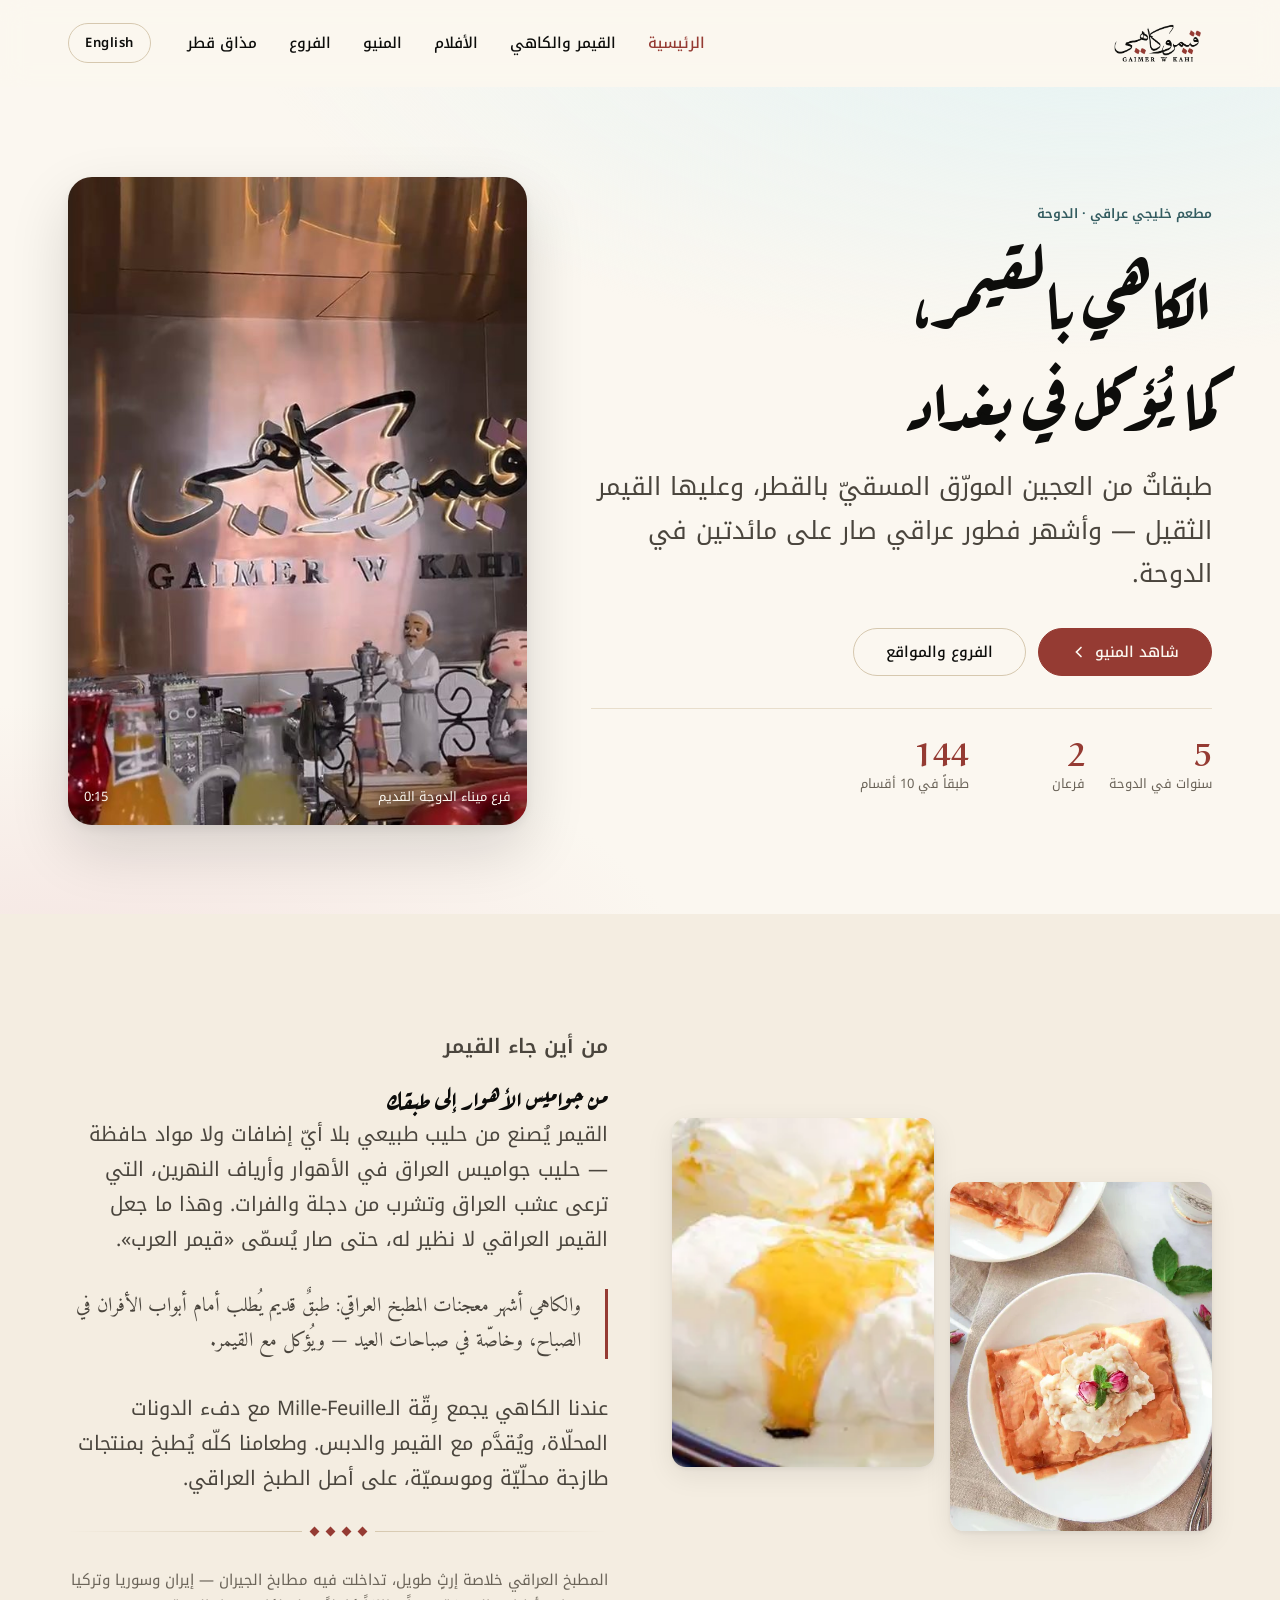
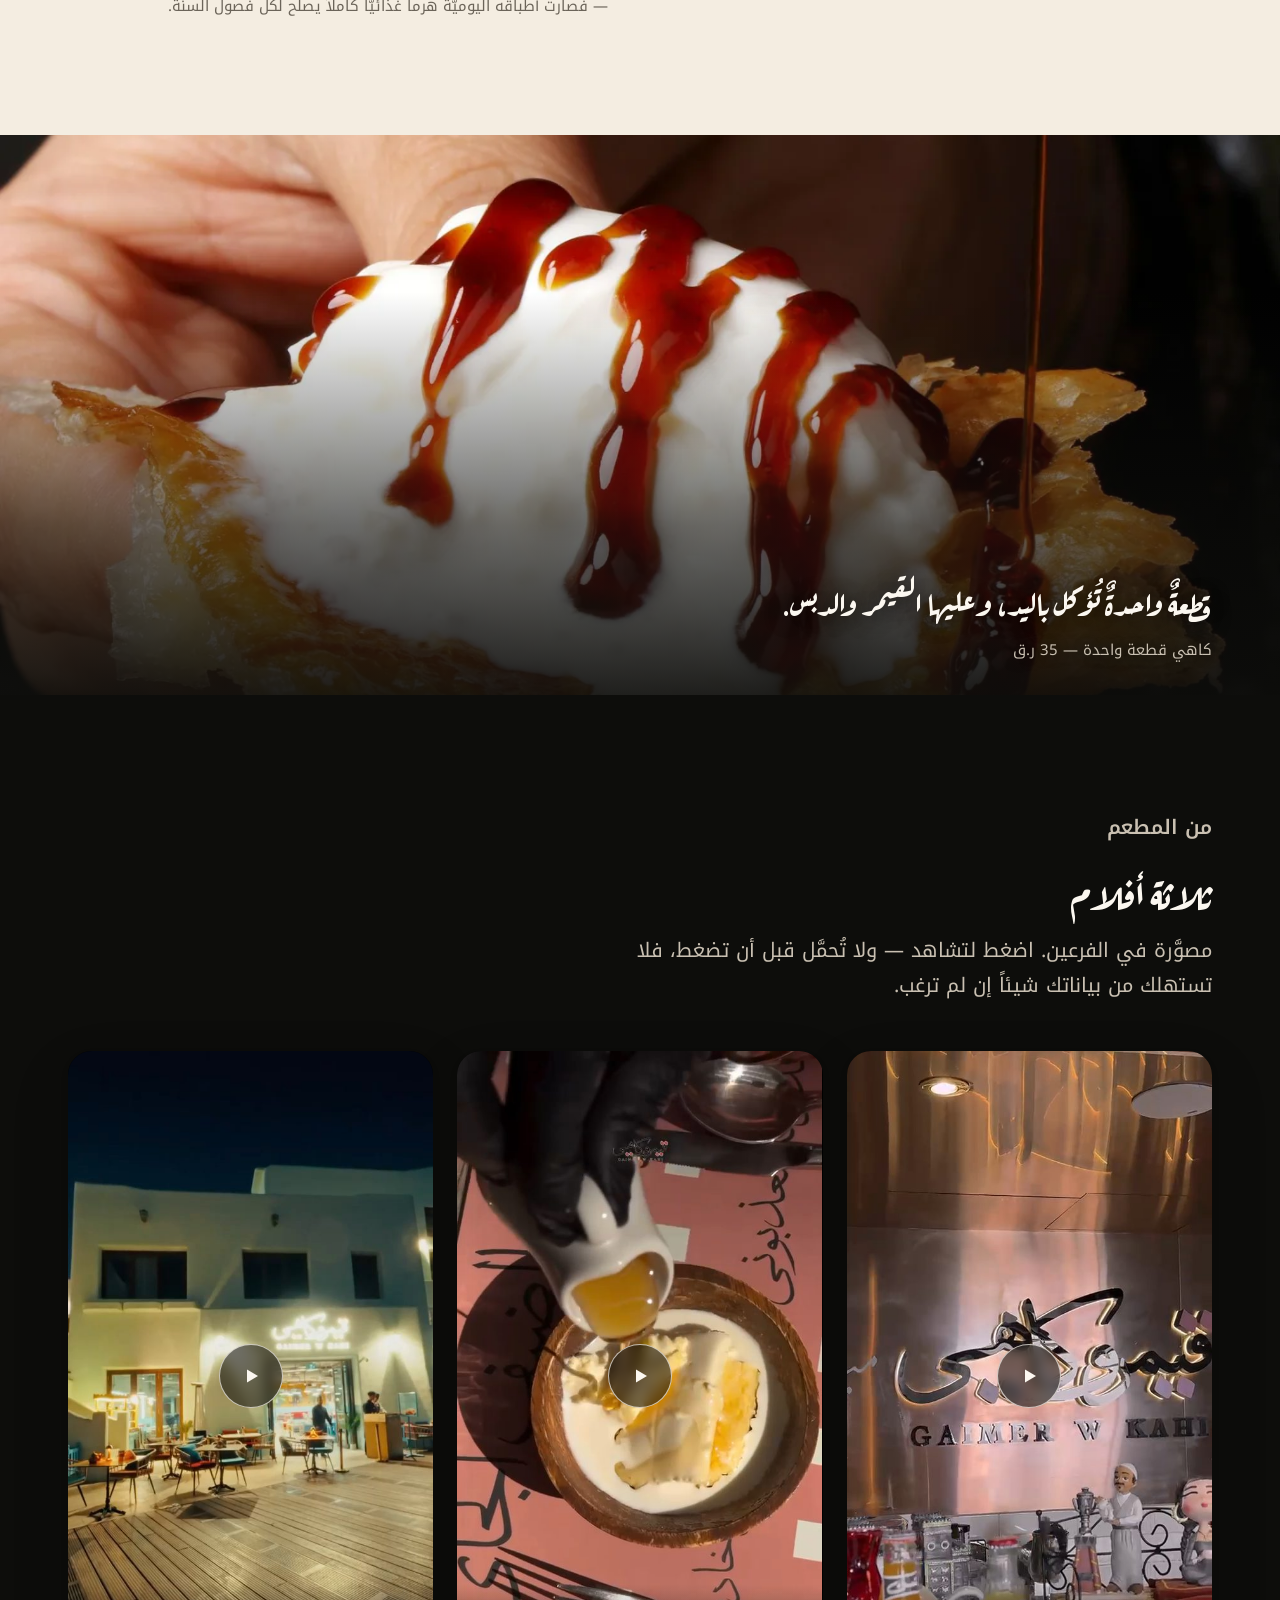
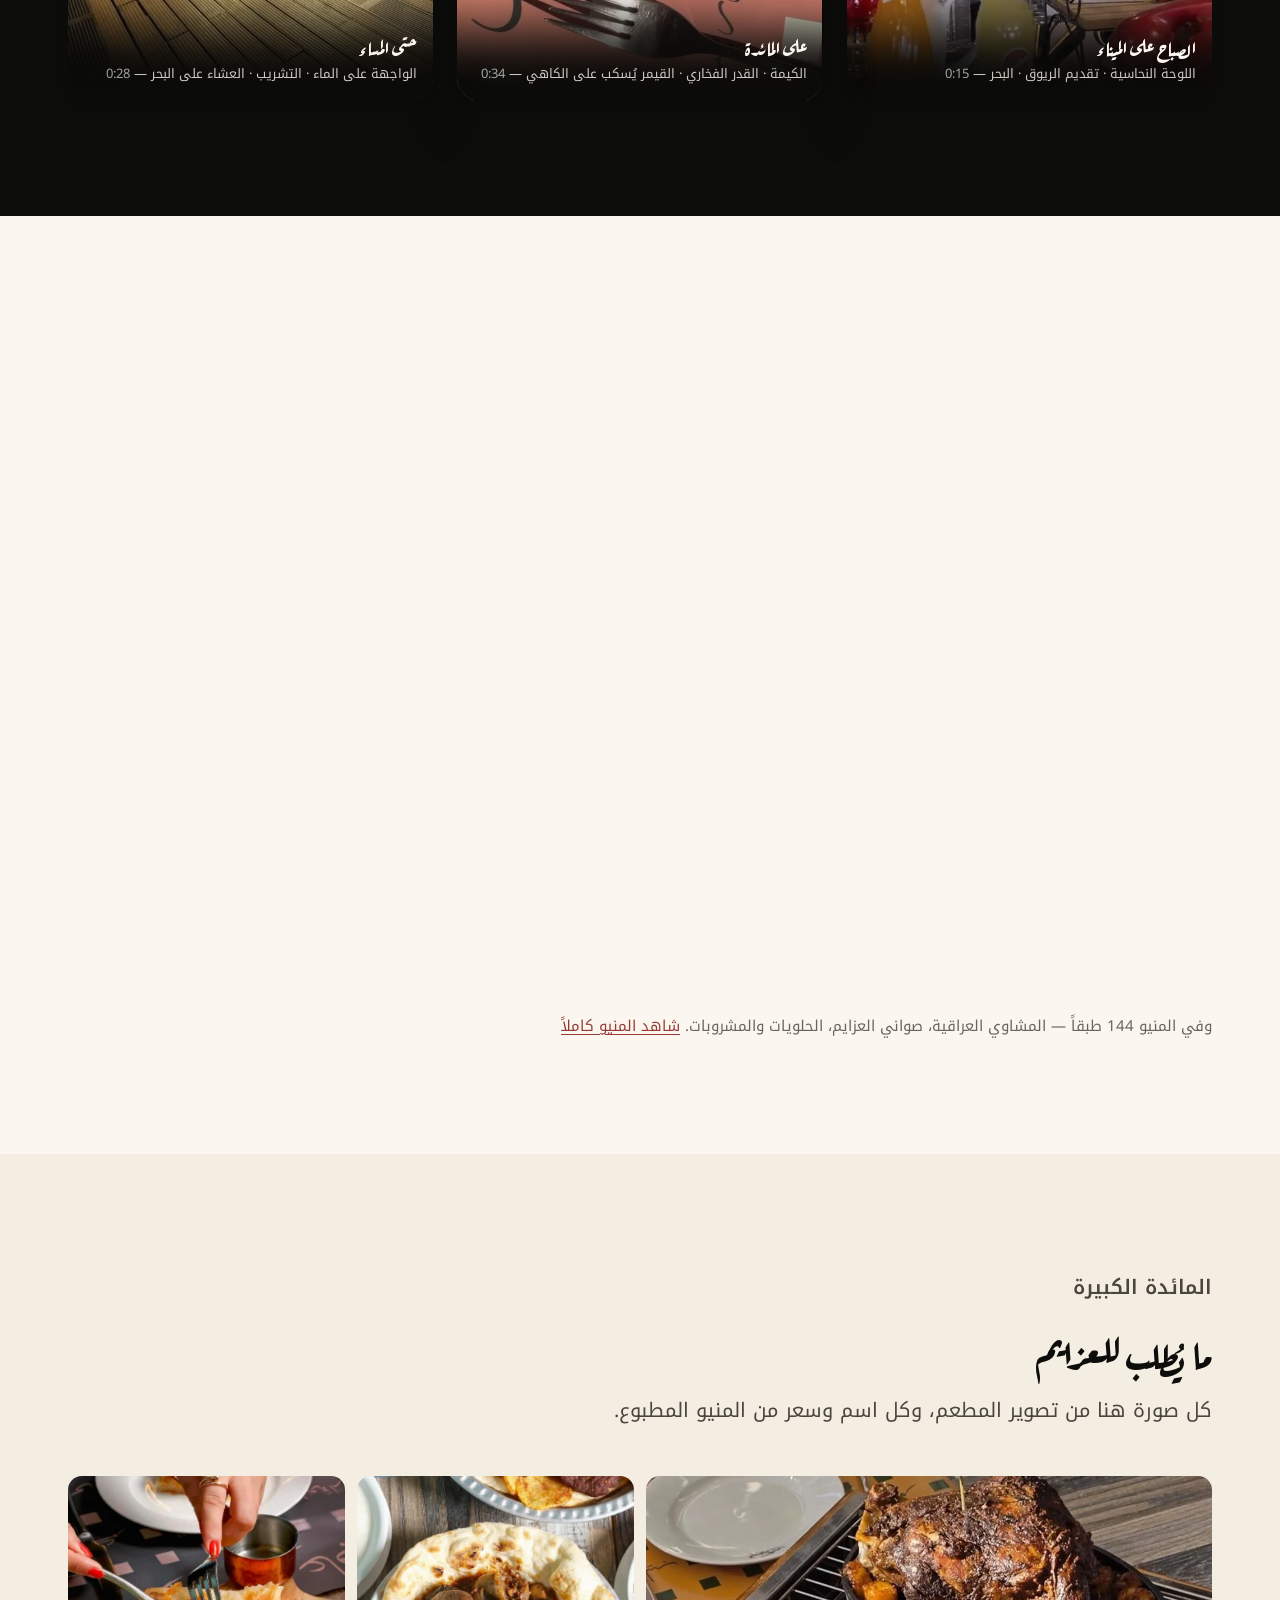
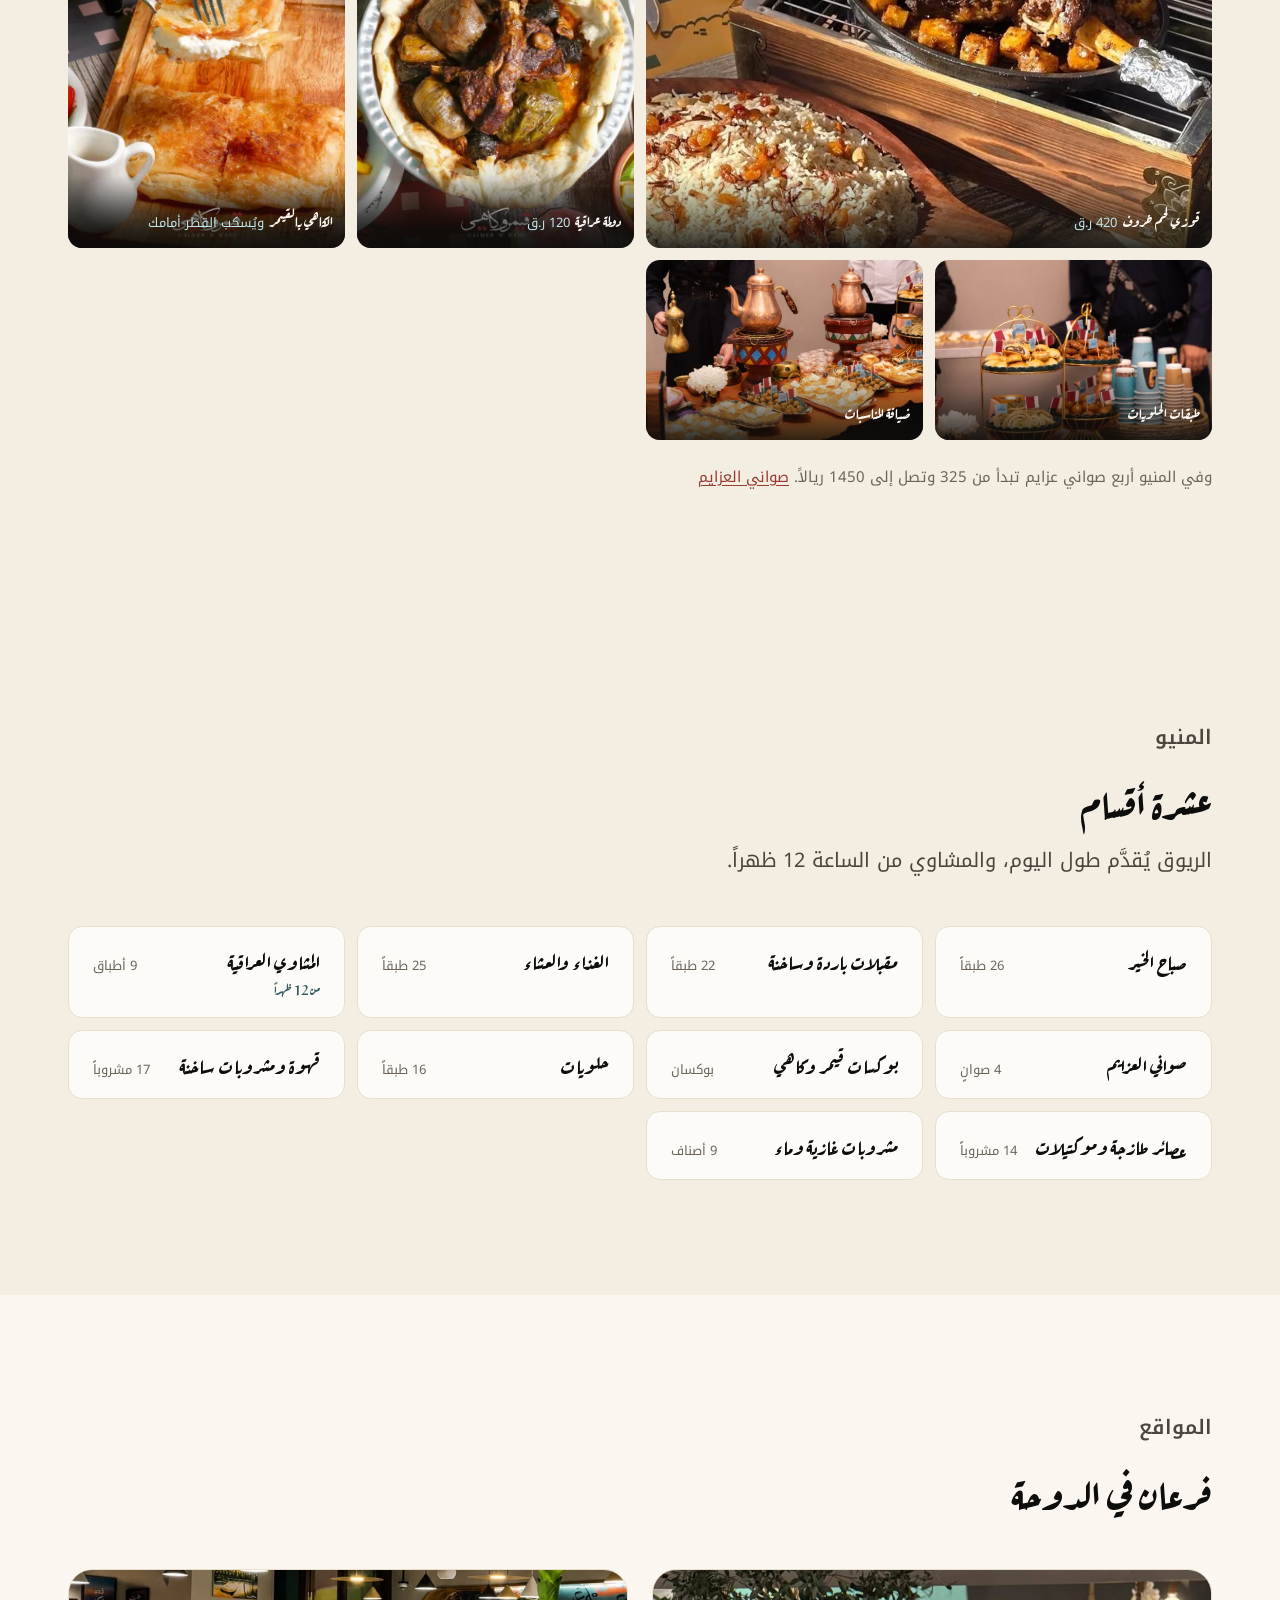
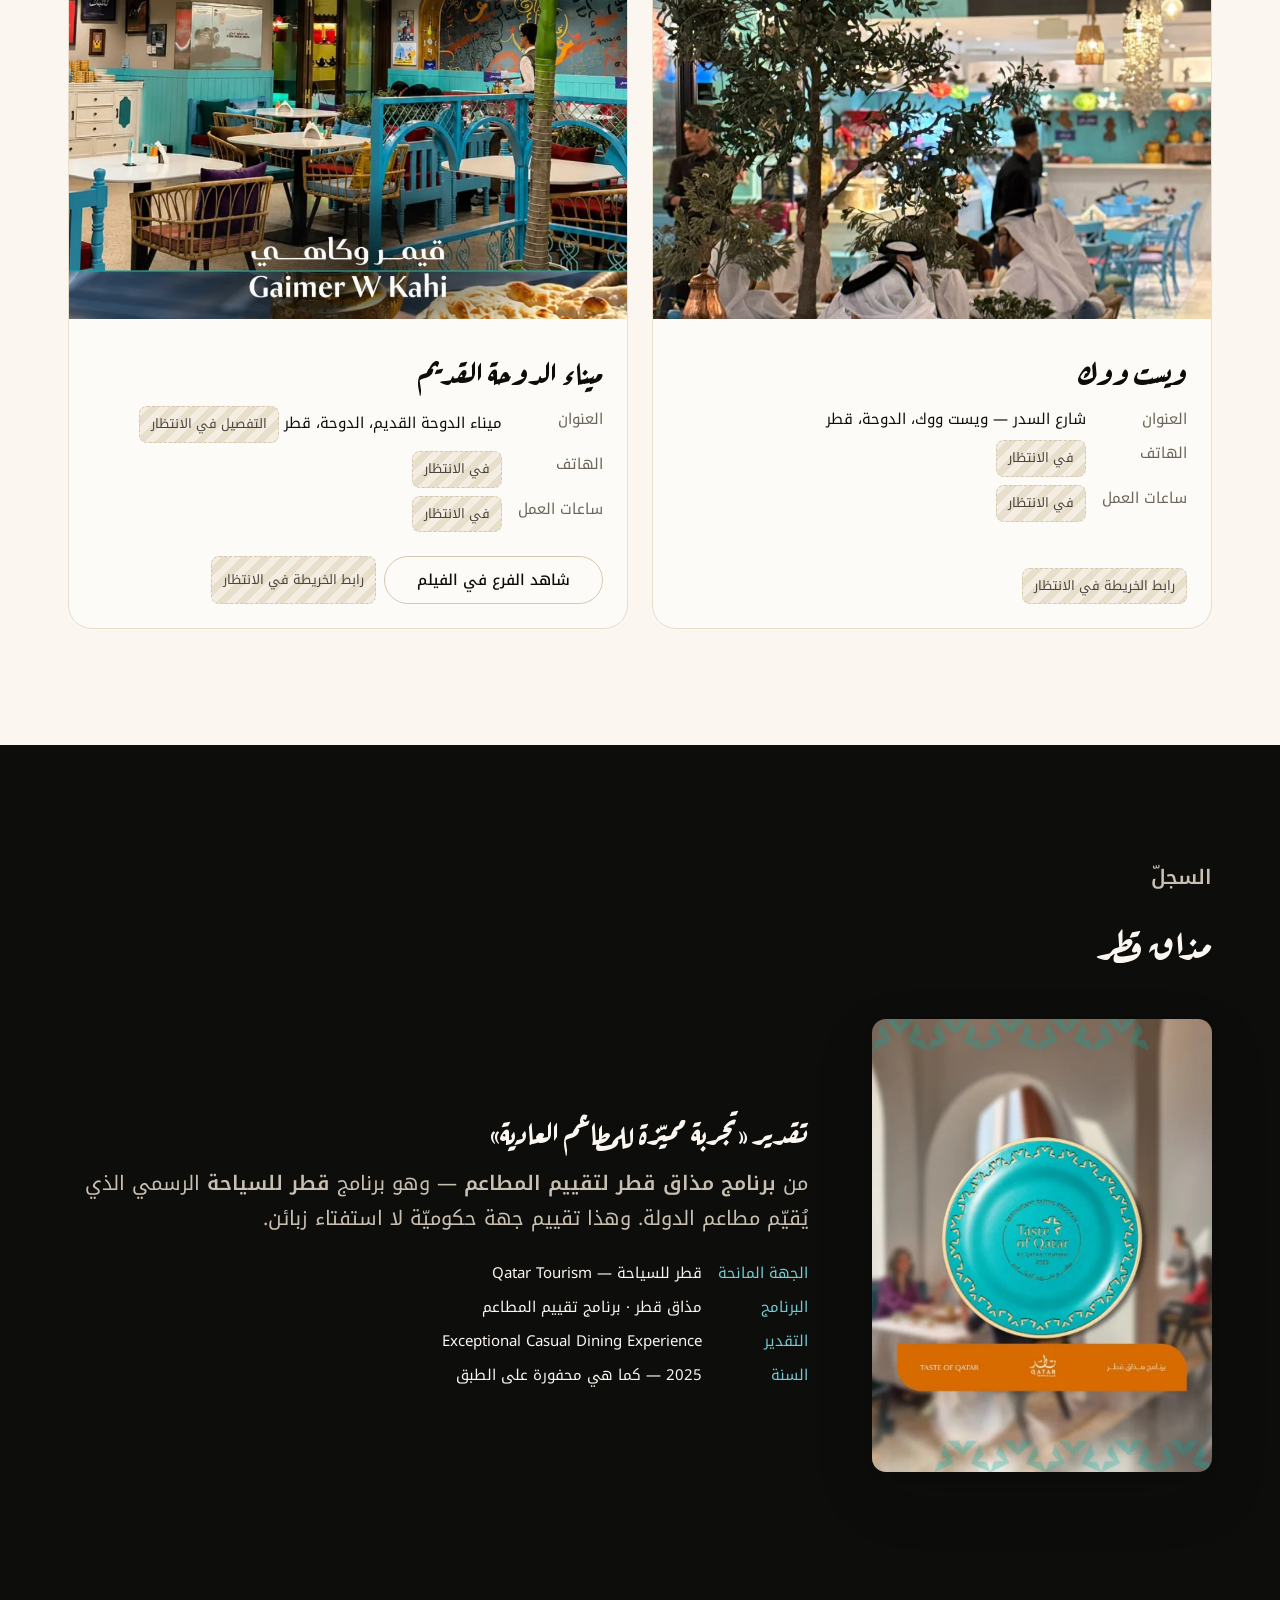
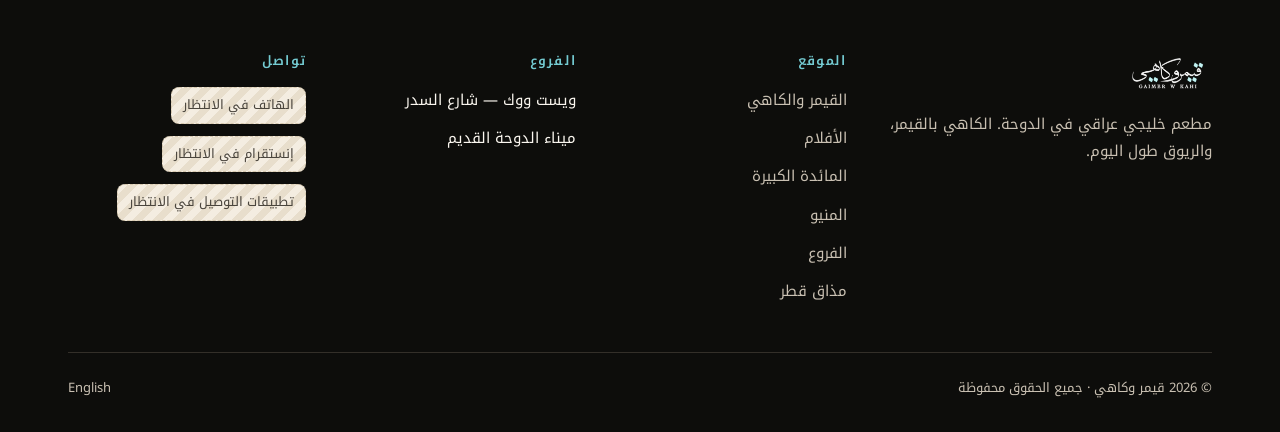
<file: index.html>
<!doctype html>
<html lang="ar" dir="rtl">
<head>
<meta charset="utf-8">
<meta name="viewport" content="width=device-width, initial-scale=1">
<title>قيمر وكاهي — مطعم خليجي عراقي في الدوحة · ويست ووك وميناء الدوحة القديم</title>
<meta name="description" content="قيمر وكاهي: الكاهي بالقيمر العراقي والريوق طول اليوم. مطعم خليجي عراقي في الدوحة منذ 2021 — فرع ويست ووك وفرع ميناء الدوحة القديم. 144 طبقاً في 10 أقسام.">

<!-- كل نصّ هذه الصفحة مأخوذٌ من بروفايل المطعم نفسه (PROFILE GAIMERWKAHI
     2026-2027) وليس مكتوباً من عندي. والعربيّة صياغةٌ للنصّ الإنجليزيّ فيه،
     وتنتظر إقرار المالك. وما لا أملكه (هاتف · ساعات · جوائز) موسومٌ
     «في الانتظار» ولم يُخترَع. -->

<link rel="alternate" hreflang="ar" href="./">
<link rel="alternate" hreflang="en" href="./en/">
<link rel="alternate" hreflang="x-default" href="./">
<link rel="canonical" href="./">

<meta property="og:type" content="restaurant">
<meta property="og:title" content="قيمر وكاهي — مطعم خليجي عراقي في الدوحة">
<meta property="og:description" content="الكاهي بالقيمر العراقي، والريوق طول اليوم. فرعان في الدوحة.">
<meta property="og:image" content="assets/img/photo/kahi-gaimer-rose-900.jpg">
<meta property="og:locale" content="ar_QA">
<meta name="theme-color" content="#FBF7F0">

<link rel="icon" href="assets/img/logo.png">
<link rel="preconnect" href="">
<link rel="preload" href="assets/fonts/ArefRuqaa-Bold.ttf" as="font" type="font/ttf" crossorigin>
<link rel="preload" href="assets/fonts/NotoKufiArabic-Regular.ttf" as="font" type="font/ttf" crossorigin>

<!-- ⚠ رقم الإصدار يزيد في كل دفعة: كاش GitHub Pages يُظهر نسخاً قديمة
     فيُقرأ «الإصلاح لم يُنفَّذ» وهو منفَّذ. -->
<link rel="stylesheet" href="assets/css/tokens.css?v=2">
<link rel="stylesheet" href="assets/css/base.css?v=2">
<link rel="stylesheet" href="assets/css/layout.css?v=2">

<script type="application/ld+json">
{
  "@context": "https://schema.org",
  "@type": "Restaurant",
  "name": "قيمر وكاهي",
  "alternateName": "Gaimer W Kahi",
  "servesCuisine": ["عراقي", "خليجي", "Iraqi", "Gulf"],
  "priceRange": "QAR 12–1450",
  "currenciesAccepted": "QAR",
  "image": "assets/img/photo/kahi-gaimer-rose-900.jpg",
  "hasMenu": "menu.html",
  "award": "Taste of Qatar 2025 — Exceptional Casual Dining Experience (Qatar Tourism Restaurant Rating Program)",
  "address": {
    "@type": "PostalAddress",
    "streetAddress": "شارع السدر — ويست ووك",
    "addressLocality": "الدوحة",
    "addressCountry": "QA"
  }
}
</script>
<!-- ملاحظة بيانات منظّمة: `telephone` و`openingHoursSpecification` و
     `aggregateRating` **محذوفة بقصد** — قوقل يعرض ما فيها للناس، ورقمٌ
     مُخترعٌ يجعل زبوناً يتّصل فلا يجيب أحد فيظنّ المطعم أقفل. تُضاف يوم
     يُرسل المالك الهاتف والساعات. -->
</head>

<body>
<a class="skip" href="#main">تخطَّ إلى المحتوى</a>

<header class="hdr" id="hdr">
  <div class="wrap hdr__in">
    <a class="hdr__logo" href="./" aria-label="قيمر وكاهي — الصفحة الرئيسية">
      <picture>
        <source srcset="assets/img/logo.webp" type="image/webp">
        <img src="assets/img/logo.png" alt="قيمر وكاهي" width="711" height="351">
      </picture>
    </a>

    <nav class="nav" id="nav" aria-label="القائمة الرئيسية">
      <a href="./" aria-current="page">الرئيسية</a>
      <a href="#story">القيمر والكاهي</a>
      <a href="#films">الأفلام</a>
      <a href="menu.html">المنيو</a>
      <a href="#branches">الفروع</a>
      <a href="#awards">مذاق قطر</a>
    </nav>

    <div class="hdr__side">
      <a class="lang" href="en/" lang="en" hreflang="en">English</a>
      <button class="burger" id="burger" aria-expanded="false" aria-controls="nav"
              aria-label="فتح القائمة">
        <svg width="22" height="22" viewBox="0 0 22 22" aria-hidden="true">
          <path d="M3 6h16M3 11h16M3 16h16" stroke="currentColor"
                stroke-width="1.8" stroke-linecap="round" fill="none"/>
        </svg>
      </button>
    </div>
  </div>
</header>

<main id="main">

<!-- ======================================================== الواجهة -->
<section class="hero">
  <div class="wrap hero__in">
    <div>
      <p class="eyebrow">مطعم خليجي عراقي · الدوحة</p>
      <h1>الكاهي بالقيمر،<br>كما يُؤكل في بغداد</h1>
      <p class="hero__lede">
        طبقاتٌ من العجين المورّق المسقيّ بالقطر، وعليها القيمر الثقيل —
        وأشهر فطور عراقي صار على مائدتين في الدوحة.
      </p>

      <div class="hero__cta">
        <a class="btn btn--brand" href="menu.html">
          شاهد المنيو
          <svg width="16" height="16" viewBox="0 0 16 16" aria-hidden="true">
            <path d="M10 3.5 5.5 8l4.5 4.5" stroke="currentColor"
                  stroke-width="1.7" fill="none" stroke-linecap="round"/>
          </svg>
        </a>
        <a class="btn btn--ghost" href="#branches">الفروع والمواقع</a>
      </div>

      <!-- ثلاث حقائق مُتحقَّقة: السنوات من المالك، والفرعان من البروفايل،
           والأطباق معدودةٌ من ملفّ المنيو لا مُقدَّرة -->
      <div class="facts">
        <div><b class="num">5</b><span>سنوات في الدوحة</span></div>
        <div><b class="num">2</b><span>فرعان</span></div>
        <div><b class="num">144</b><span>طبقاً في 10 أقسام</span></div>
      </div>
    </div>

    <figure class="hero__media" style="margin:0">
      <!-- `playsinline` إلزاميّ: بلا هذا يفتح iPhone الفيديو بملء الشاشة
           فوق الصفحة. و`poster` يمنع المستطيل الأسود قبل أوّل إطار. -->
      <video class="hero__video" autoplay muted loop playsinline
             preload="metadata" poster="assets/img/photo/poster-port.jpg"
             aria-label="لوحة قيمر وكاهي النحاسية، ثم تقديم الريوق، ثم البحر من فرع ميناء الدوحة القديم">
        <source src="assets/video/film-port.mp4" type="video/mp4">
      </video>
      <figcaption class="hero__cap">
        <span>فرع ميناء الدوحة القديم</span>
        <span class="num">0:15</span>
      </figcaption>
    </figure>
  </div>
</section>

<!-- ======================================================== القصّة -->
<section class="section section--sunken" id="story">
  <div class="wrap story">
    <div class="story__figs" data-reveal>
      <picture>
        <source type="image/webp"
                srcset="assets/img/photo/kahi-gaimer-rose-480.webp 480w,
                        assets/img/photo/kahi-gaimer-rose-900.webp 900w"
                sizes="(max-width: 860px) 45vw, 28vw">
        <img src="assets/img/photo/kahi-gaimer-rose-900.jpg" width="900" height="1597"
             loading="lazy" decoding="async"
             alt="قطعة كاهي عليها قيمر ثقيل وعسل، مزيّنة ببراعم ورد">
      </picture>
      <picture>
        <source type="image/webp"
                srcset="assets/img/photo/gaimer-honey-480.webp 480w,
                        assets/img/photo/gaimer-honey-596.webp 596w"
                sizes="(max-width: 860px) 45vw, 28vw">
        <img src="assets/img/photo/gaimer-honey-480.jpg" width="596" height="336"
             loading="lazy" decoding="async"
             alt="قيمر أبيض كثيف يُسكب عليه العسل في طبق مزخرف">
      </picture>
    </div>

    <div data-reveal>
      <p class="eyebrow">من أين جاء القيمر</p>
      <h2>من جواميس الأهوار إلى طبقك</h2>
      <p>
        القيمر يُصنع من حليب طبيعي بلا أيّ إضافات ولا مواد حافظة — حليب
        جواميس العراق في الأهوار وأرياف النهرين، التي ترعى عشب العراق
        وتشرب من دجلة والفرات. وهذا ما جعل القيمر العراقي لا نظير له،
        حتى صار يُسمّى «قيمر العرب».
      </p>
      <p class="story__q">
        والكاهي أشهر معجنات المطبخ العراقي: طبقٌ قديم يُطلب أمام أبواب
        الأفران في الصباح، وخاصّة في صباحات العيد — ويُؤكل مع القيمر.
      </p>
      <p>
        عندنا الكاهي يجمع رِقّة الـMille-Feuille مع دفء الدونات المحلّاة،
        ويُقدَّم مع القيمر والدبس. وطعامنا كلّه يُطبخ بمنتجات طازجة محلّيّة
        وموسميّة، على أصل الطبخ العراقي.
      </p>
      <div class="rule"><i></i><i></i><i></i><i></i></div>
      <p style="font-size:var(--t-sm);color:var(--text-faint)">
        المطبخ العراقي خلاصة إرثٍ طويل، تداخلت فيه مطابخ الجيران —
        إيران وسوريا وتركيا — فصارت أطباقه اليوميّة هرماً غذائيّاً كاملاً
        يصلح لكل فصول السنة.
      </p>
    </div>
  </div>
</section>

<!-- ======================================================== الشريط -->
<figure class="band">
  <picture>
    <source type="image/webp" srcset="assets/img/photo/hero-kahi-hand-480.webp 480w,
            assets/img/photo/hero-kahi-hand-960.webp 960w,
            assets/img/photo/hero-kahi-hand-1440.webp 1440w" sizes="100vw">
    <img src="assets/img/photo/hero-kahi-hand-1440.jpg" width="1440" height="1440"
         loading="lazy" decoding="async"
         alt="يد تحمل قطعة كاهي عليها قيمر أبيض كثيف ويُسكب عليها الدبس">
  </picture>
  <figcaption>
    <p>قطعةٌ واحدةٌ تُؤكل باليد، وعليها القيمر والدبس.</p>
    <span class="band__meta">كاهي قطعة واحدة — <span class="num">35</span> ر.ق</span>
  </figcaption>
</figure>

<!-- ======================================================== الأفلام -->
<section class="section section--dark" id="films">
  <div class="wrap">
    <div class="section-head" data-reveal>
      <p class="eyebrow">من المطعم</p>
      <h2>ثلاثة أفلام</h2>
      <p>
        مصوَّرة في الفرعين. اضغط لتشاهد — ولا تُحمَّل قبل أن تضغط، فلا
        تستهلك من بياناتك شيئاً إن لم ترغب.
      </p>
    </div>

    <div class="films" data-reveal>

      <figure class="film">
        <video playsinline muted loop preload="none"
               poster="assets/img/photo/poster-port.jpg"
               aria-label="فيلم: لوحة قيمر وكاهي، تقديم الريوق، والبحر من ميناء الدوحة القديم">
          <source src="assets/video/film-port.mp4" type="video/mp4">
        </video>
        <button class="film__play" type="button" aria-label="شغّل فيلم ميناء الدوحة القديم">
          <i><svg width="22" height="22" viewBox="0 0 22 22" aria-hidden="true">
            <path d="M7 4.5v13L18 11z" fill="currentColor"/></svg></i>
        </button>
        <figcaption>
          <b>الصباح على الميناء</b>
          <span>اللوحة النحاسية · تقديم الريوق · البحر — <span class="num">0:15</span></span>
        </figcaption>
      </figure>

      <figure class="film">
        <video playsinline muted loop preload="none"
               poster="assets/img/photo/poster-table.jpg"
               aria-label="فيلم: الكيمة والقدور الفخارية، والقيمر يُسكب على الكاهي">
          <source src="assets/video/film-table.mp4" type="video/mp4">
        </video>
        <button class="film__play" type="button" aria-label="شغّل فيلم المائدة">
          <i><svg width="22" height="22" viewBox="0 0 22 22" aria-hidden="true">
            <path d="M7 4.5v13L18 11z" fill="currentColor"/></svg></i>
        </button>
        <figcaption>
          <b>على المائدة</b>
          <span>الكيمة · القدر الفخاري · القيمر يُسكب على الكاهي — <span class="num">0:34</span></span>
        </figcaption>
      </figure>

      <figure class="film">
        <video playsinline muted loop preload="none"
               poster="assets/img/photo/poster-evening.jpg"
               aria-label="فيلم: فرع ميناء الدوحة القديم نهاراً وليلاً، والتشريب والبيض">
          <source src="assets/video/film-evening.mp4" type="video/mp4">
        </video>
        <button class="film__play" type="button" aria-label="شغّل فيلم المساء">
          <i><svg width="22" height="22" viewBox="0 0 22 22" aria-hidden="true">
            <path d="M7 4.5v13L18 11z" fill="currentColor"/></svg></i>
        </button>
        <figcaption>
          <b>حتى المساء</b>
          <span>الواجهة على الماء · التشريب · العشاء على البحر — <span class="num">0:28</span></span>
        </figcaption>
      </figure>

    </div>
  </div>
</section>

<!-- ======================================================== من المائدة -->
<section class="section">
  <div class="wrap">
    <div class="section-head" data-reveal>
      <p class="eyebrow">من مائدتنا</p>
      <h2>أطباق يعرفها زوّارنا</h2>
      <p>الأسعار بالريال القطري، وتشمل ما هو مطبوع في منيو المطعم.</p>
    </div>

    <div class="rail" data-reveal>

      <article class="dish">
        <picture>
          <source type="image/webp" srcset="assets/img/photo/kahi-plate-480.webp 480w,
                  assets/img/photo/kahi-plate-840.webp 840w" sizes="300px">
          <img src="assets/img/photo/kahi-plate-840.jpg" width="843" height="474"
               loading="lazy" decoding="async" alt="قطعة كاهي بالقيمر في طبق أبيض">
        </picture>
        <div class="dish__b">
          <h3 class="dish__n">كاهي قطعة واحدة</h3>
          <p class="dish__d">فطيرة سادة عراقية — تكفي شخصاً إلى شخصين.</p>
          <!-- الصورةُ تُظهر الكاهي **مع القيمر** والطبقُ سادٍ. يُقال صريحاً:
               صورةٌ تَعِد بما ليس في الطبق خلافٌ على الطاولة لا تسويق. -->
          <p class="dish__note">في الصورة: الكاهي مع القيمر (يُطلب معه)</p>
          <div class="dish__f">
            <span class="dish__p price">35 <small>ر.ق</small></span>
          </div>
        </div>
      </article>

      <article class="dish">
        <picture>
          <source type="image/webp" srcset="assets/img/photo/gaimer-honey-480.webp 480w,
                  assets/img/photo/gaimer-honey-596.webp 596w" sizes="300px">
          <img src="assets/img/photo/gaimer-honey-596.jpg" width="596" height="336"
               loading="lazy" decoding="async"
               alt="قيمر أبيض كثيف يُسكب عليه العسل في طبق مزخرف">
        </picture>
        <div class="dish__b">
          <h3 class="dish__n">قيمر</h3>
          <p class="dish__d">قيمر عراقي — يكفي شخصاً إلى شخصين.</p>
          <div class="dish__f">
            <span class="dish__p price">50 <small>ر.ق</small></span>
          </div>
        </div>
      </article>

      <article class="dish">
        <picture>
          <source type="image/webp" srcset="assets/img/photo/ryoq-tray-480.webp 480w,
                  assets/img/photo/ryoq-tray-960.webp 960w" sizes="300px">
          <img src="assets/img/photo/ryoq-tray-960.jpg" width="1080" height="1440"
               loading="lazy" decoding="async" alt="صينية ريوق فيها فول وكبدة وبيض وخبز">
        </picture>
        <div class="dish__b">
          <!-- ⚠ هذا الطبق **بلا اسم عربي** في ملفّ المالك، فيظهر اسمه
               الإنجليزيّ كما هو. ولا يُترجَم: اسمٌ مُخترعٌ يجعل النادل لا
               يعرف ما طُلب. -->
          <h3 class="dish__n" lang="en" dir="ltr" style="text-align:start">Ryoq Tray</h3>
          <p class="dish__d">فول مدمس، فلافل خاصّة، كبدة غنم، بيض بالجبن.</p>
          <div class="dish__f">
            <span class="dish__p price">155 <small>ر.ق</small></span>
            <span class="pending">الاسم العربي في الانتظار</span>
          </div>
        </div>
      </article>

      <article class="dish">
        <picture>
          <source type="image/webp" srcset="assets/img/photo/kahi-mint-480.webp 480w,
                  assets/img/photo/kahi-mint-900.webp 900w" sizes="300px">
          <img src="assets/img/photo/kahi-mint-900.jpg" width="905" height="1600"
               loading="lazy" decoding="async" alt="كاهي بالقيمر مع ورق نعنع">
        </picture>
        <div class="dish__b">
          <h3 class="dish__n">صفيحة الكاهي الضخمة</h3>
          <p class="dish__d">كاهي بالجبن أو كاهي بالزعتر — على اختيارك.</p>
          <div class="dish__f">
            <span class="dish__p price">55 <small>ر.ق</small></span>
          </div>
        </div>
      </article>

      <article class="dish">
        <picture>
          <source type="image/webp" srcset="assets/img/photo/tea-istikan-480.webp 480w,
                  assets/img/photo/tea-istikan-960.webp 960w" sizes="300px">
          <img src="assets/img/photo/tea-istikan-960.jpg" width="1964" height="1911"
               loading="lazy" decoding="async"
               alt="استكان شاي عراقي على صينيّة نحاسيّة محفور عليها شعار قيمر وكاهي">
        </picture>
        <div class="dish__b">
          <h3 class="dish__n">قوري شاي مخدر صغير</h3>
          <p class="dish__d">الشاي العراقي المخدر في الاستكان.</p>
          <div class="dish__f">
            <span class="dish__p price">32 <small>ر.ق</small></span>
          </div>
        </div>
      </article>

      <article class="dish">
        <picture>
          <source type="image/webp" srcset="assets/img/photo/tea-cup-480.webp 480w,
                  assets/img/photo/tea-cup-960.webp 960w" sizes="300px">
          <img src="assets/img/photo/tea-cup-960.jpg" width="960" height="662"
               loading="lazy" decoding="async"
               alt="شاي عراقي أحمر في كأس زجاجي على طبق">
        </picture>
        <div class="dish__b">
          <h3 class="dish__n">قوري چاي مخدر كبير مع سخان</h3>
          <p class="dish__d">قوري الشاي المخدر الكبير — يُقدَّم مع سخان.</p>
          <div class="dish__f">
            <span class="dish__p price">75 <small>ر.ق</small></span>
          </div>
        </div>
      </article>

    </div>

    <p style="margin-block-start:var(--s-5);font-size:var(--t-sm);color:var(--text-faint)">
      وفي المنيو 144 طبقاً — المشاوي العراقية، صواني العزايم، الحلويات
      والمشروبات. <a href="menu.html">شاهد المنيو كاملاً</a>
    </p>
  </div>
</section>

<!-- ======================================================== المعرض -->
<section class="section section--sunken" id="gallery">
  <div class="wrap">
    <div class="section-head" data-reveal>
      <p class="eyebrow">المائدة الكبيرة</p>
      <h2>ما يُطلب للعزايم</h2>
      <p>كل صورة هنا من تصوير المطعم، وكل اسم وسعر من المنيو المطبوع.</p>
    </div>

    <div class="gal" data-reveal>
      <figure class="gal__wide">
        <picture>
          <source type="image/webp" srcset="assets/img/photo/dish-kozi-480.webp 480w,
                  assets/img/photo/dish-kozi-1009.webp 1009w" sizes="(max-width:860px) 100vw, 50vw">
          <img src="assets/img/photo/dish-kozi-1009.jpg" width="1009" height="807"
               loading="lazy" decoding="async"
               alt="قوزي لحم خروف كامل على لوح خشبي مع التمن">
        </picture>
        <figcaption><b>قوزي لحم خروف</b> <em class="num">420 ر.ق</em></figcaption>
      </figure>

      <figure class="gal__tall">
        <picture>
          <source type="image/webp" srcset="assets/img/photo/dish-dolma-480.webp 480w,
                  assets/img/photo/dish-dolma-960.webp 960w" sizes="(max-width:860px) 50vw, 25vw">
          <img src="assets/img/photo/dish-dolma-960.jpg" width="960" height="960"
               loading="lazy" decoding="async"
               alt="دولمة عراقية في قدر مع الخبز العراقي">
        </picture>
        <figcaption><b>دولمة عراقية</b> <em class="num">120 ر.ق</em></figcaption>
      </figure>

      <figure class="gal__tall">
        <picture>
          <source type="image/webp" srcset="assets/img/photo/dish-kahi-board-480.webp 480w,
                  assets/img/photo/dish-kahi-board-960.webp 960w" sizes="(max-width:860px) 50vw, 25vw">
          <img src="assets/img/photo/dish-kahi-board-960.jpg" width="960" height="960"
               loading="lazy" decoding="async"
               alt="كاهي بالقيمر على لوح خشبي ويُسكب عليه القطر">
        </picture>
        <figcaption><b>الكاهي بالقيمر</b> <em>ويُسكب القطر أمامك</em></figcaption>
      </figure>

      <figure>
        <picture>
          <source type="image/webp" srcset="assets/img/photo/sweets-tiers-480.webp 480w,
                  assets/img/photo/sweets-tiers-960.webp 960w" sizes="(max-width:860px) 50vw, 25vw">
          <img src="assets/img/photo/sweets-tiers-960.jpg" width="960" height="640"
               loading="lazy" decoding="async"
               alt="صحون حلويات مرتّبة على طبقات مع أعلام قطر">
        </picture>
        <figcaption><b>طبقات الحلويات</b></figcaption>
      </figure>

      <figure>
        <picture>
          <source type="image/webp" srcset="assets/img/photo/sweets-copper-480.webp 480w,
                  assets/img/photo/sweets-copper-960.webp 960w" sizes="(max-width:860px) 50vw, 25vw">
          <img src="assets/img/photo/sweets-copper-960.jpg" width="960" height="640"
               loading="lazy" decoding="async"
               alt="دلال نحاسية وصواني حلويات في ضيافة اليوم الوطني">
        </picture>
        <figcaption><b>ضيافة المناسبات</b></figcaption>
      </figure>
    </div>

    <p style="margin-block-start:var(--s-5);font-size:var(--t-sm);color:var(--text-faint)">
      وفي المنيو أربع صواني عزايم تبدأ من <span class="num">325</span> وتصل إلى
      <span class="num">1450</span> ريالاً. <a href="menu.html#banquet-trays">صواني العزايم</a>
    </p>
  </div>
</section>

<!-- ======================================================== أقسام المنيو -->
<section class="section section--sunken">
  <div class="wrap">
    <div class="section-head" data-reveal>
      <p class="eyebrow">المنيو</p>
      <h2>عشرة أقسام</h2>
      <p>الريوق يُقدَّم طول اليوم، والمشاوي من الساعة 12 ظهراً.</p>
    </div>

    <div class="cats" data-reveal>
      <a class="cat" href="menu.html#breakfast"><b>صباح الخير</b><span class="num">26 طبقاً</span></a>
      <a class="cat" href="menu.html#appetizer-cold-and-hot"><b>مقبلات باردة وساخنة</b><span class="num">22 طبقاً</span></a>
      <a class="cat" href="menu.html#lunch-and-dinner"><b>الغذاء والعشاء</b><span class="num">25 طبقاً</span></a>
      <a class="cat" href="menu.html#iraqi-grill"><b>المشاوي العراقية<em>من 12 ظهراً</em></b><span class="num">9 أطباق</span></a>
      <a class="cat" href="menu.html#banquet-trays"><b>صواني العزايم</b><span class="num">4 صوانٍ</span></a>
      <a class="cat" href="menu.html#gaimer-w-kahi-boxes"><b>بوكسات قيمر وكاهي</b><span class="num">بوكسان</span></a>
      <a class="cat" href="menu.html#pastry"><b>حلويات</b><span class="num">16 طبقاً</span></a>
      <a class="cat" href="menu.html#hot-drinks-and-coffee"><b>قهوة ومشروبات ساخنة</b><span class="num">17 مشروباً</span></a>
      <a class="cat" href="menu.html#fresh-juices-and-mocktails"><b>عصائر طازجة وموكتيلات</b><span class="num">14 مشروباً</span></a>
      <a class="cat" href="menu.html#soft-drinks-and-water"><b>مشروبات غازية وماء</b><span class="num">9 أصناف</span></a>
    </div>
  </div>
</section>

<!-- ======================================================== الفروع -->
<section class="section" id="branches">
  <div class="wrap">
    <div class="section-head" data-reveal>
      <p class="eyebrow">المواقع</p>
      <h2>فرعان في الدوحة</h2>
    </div>

    <div class="branches" data-reveal>

      <article class="branch">
        <!-- صورة الصالة من تصوير المالك. وفيها زبائن — عُرض عليه أن تُشوَّش
             الوجوه فقرّر أنّها لا تظهر، والقرار قرارُه وصورتُه وزبائنه.
             مُوثَّق في docs/PLAN.md ولا يُعاد فتحه بلا أمرٍ منه. -->
        <picture>
          <source type="image/webp" srcset="assets/img/photo/branch-westwalk-480.webp 480w,
                  assets/img/photo/branch-westwalk-960.webp 960w,
                  assets/img/photo/branch-westwalk-1440.webp 1440w"
                  sizes="(max-width: 860px) 100vw, 50vw">
          <img class="branch__img" src="assets/img/photo/branch-westwalk-1440.jpg"
               width="1440" height="1920" loading="lazy" decoding="async"
               alt="صالة فرع ويست ووك: أشجار زيتون، جدار فيروزي بالفوانيس، كراسي خوص، ودلّة نحاسية على الطاولة">
        </picture>
        <div class="branch__b">
          <h3>ويست ووك</h3>
          <dl>
            <dt>العنوان</dt>
            <dd>شارع السدر — ويست ووك، الدوحة، قطر</dd>
            <dt>الهاتف</dt>
            <dd><span class="pending">في الانتظار</span></dd>
            <dt>ساعات العمل</dt>
            <dd><span class="pending">في الانتظار</span></dd>
          </dl>
          <div class="branch__cta">
            <span class="pending">رابط الخريطة في الانتظار</span>
          </div>
        </div>
      </article>

      <article class="branch">
        <picture>
          <source type="image/webp" srcset="assets/img/photo/branch-oldport-480.webp 480w,
                  assets/img/photo/branch-oldport-960.webp 960w,
                  assets/img/photo/branch-oldport-1080.webp 1080w"
                  sizes="(max-width: 860px) 100vw, 50vw">
          <img class="branch__img" src="assets/img/photo/branch-oldport-1080.jpg"
               width="1080" height="1440" loading="lazy" decoding="async"
               alt="صالة فرع ميناء الدوحة القديم: أقواس وجدار فيروزي ورسوم، ومائدة ريوق عليها الكاهي والقدور">
        </picture>
        <div class="branch__b">
          <h3>ميناء الدوحة القديم</h3>
          <dl>
            <dt>العنوان</dt>
            <dd>ميناء الدوحة القديم، الدوحة، قطر <span class="pending">التفصيل في الانتظار</span></dd>
            <dt>الهاتف</dt>
            <dd><span class="pending">في الانتظار</span></dd>
            <dt>ساعات العمل</dt>
            <dd><span class="pending">في الانتظار</span></dd>
          </dl>
          <div class="branch__cta">
            <a class="btn btn--ghost" href="#films">شاهد الفرع في الفيلم</a>
            <span class="pending">رابط الخريطة في الانتظار</span>
          </div>
        </div>
      </article>

    </div>
  </div>
</section>

<!-- ======================================================== الجوائز -->
<section class="section section--dark" id="awards">
  <div class="wrap">
    <div class="section-head" data-reveal>
      <p class="eyebrow">السجلّ</p>
      <h2>مذاق قطر</h2>
    </div>

    <div class="award" data-reveal>
      <picture>
        <source type="image/webp" srcset="assets/img/photo/award-taste-of-qatar-480.webp 480w,
                assets/img/photo/award-taste-of-qatar-960.webp 960w"
                sizes="(max-width: 760px) 100vw, 340px">
        <img src="assets/img/photo/award-taste-of-qatar-960.jpg" width="960" height="1280"
             loading="lazy" decoding="async"
             alt="طبق مذاق قطر الفيروزي بحافة ذهبية، محفور عليه: برنامج تقييم المطاعم — مذاق قطر من قطر للسياحة">
      </picture>

      <div>
        <h3>تقدير «تجربة مميّزة للمطاعم العادية»</h3>
        <p class="award__body">
          من <strong>برنامج مذاق قطر لتقييم المطاعم</strong> — وهو برنامج
          <strong>قطر للسياحة</strong> الرسمي الذي يُقيّم مطاعم الدولة.
          وهذا تقييم جهة حكوميّة لا استفتاء زبائن.
        </p>
        <dl>
          <dt>الجهة المانحة</dt>
          <dd>قطر للسياحة — Qatar Tourism</dd>
          <dt>البرنامج</dt>
          <dd>مذاق قطر · برنامج تقييم المطاعم</dd>
          <dt>التقدير</dt>
          <dd>Exceptional Casual Dining Experience</dd>
          <dt>السنة</dt>
          <dd><span class="num">2025</span> — كما هي محفورة على الطبق</dd>
        </dl>
      </div>
    </div>
  </div>
</section>

</main>

<!-- ======================================================== التذييل -->
<footer class="ftr">
  <div class="wrap">
    <div class="ftr__grid">
      <div>
        <img class="ftr__logo" src="assets/img/logo.png" alt="قيمر وكاهي"
             width="711" height="351" loading="lazy">
        <p class="ftr__note">
          مطعم خليجي عراقي في الدوحة. الكاهي بالقيمر، والريوق طول اليوم.
        </p>
      </div>
      <div>
        <h4>الموقع</h4>
        <ul>
          <li><a href="#story">القيمر والكاهي</a></li>
          <li><a href="#films">الأفلام</a></li>
          <li><a href="#gallery">المائدة الكبيرة</a></li>
          <li><a href="menu.html">المنيو</a></li>
          <li><a href="#branches">الفروع</a></li>
          <li><a href="#awards">مذاق قطر</a></li>
        </ul>
      </div>
      <div>
        <h4>الفروع</h4>
        <ul>
          <li>ويست ووك — شارع السدر</li>
          <li>ميناء الدوحة القديم</li>
        </ul>
      </div>
      <div>
        <h4>تواصل</h4>
        <ul>
          <li><span class="pending">الهاتف في الانتظار</span></li>
          <li><span class="pending">إنستقرام في الانتظار</span></li>
          <li><span class="pending">تطبيقات التوصيل في الانتظار</span></li>
        </ul>
      </div>
    </div>
    <div class="ftr__btm">
      <span>© <span class="num">2026</span> قيمر وكاهي · جميع الحقوق محفوظة</span>
      <a href="en/" lang="en" hreflang="en">English</a>
    </div>
  </div>
</footer>

<script src="assets/js/site.js?v=2" defer></script>
</body>
</html>
</file>
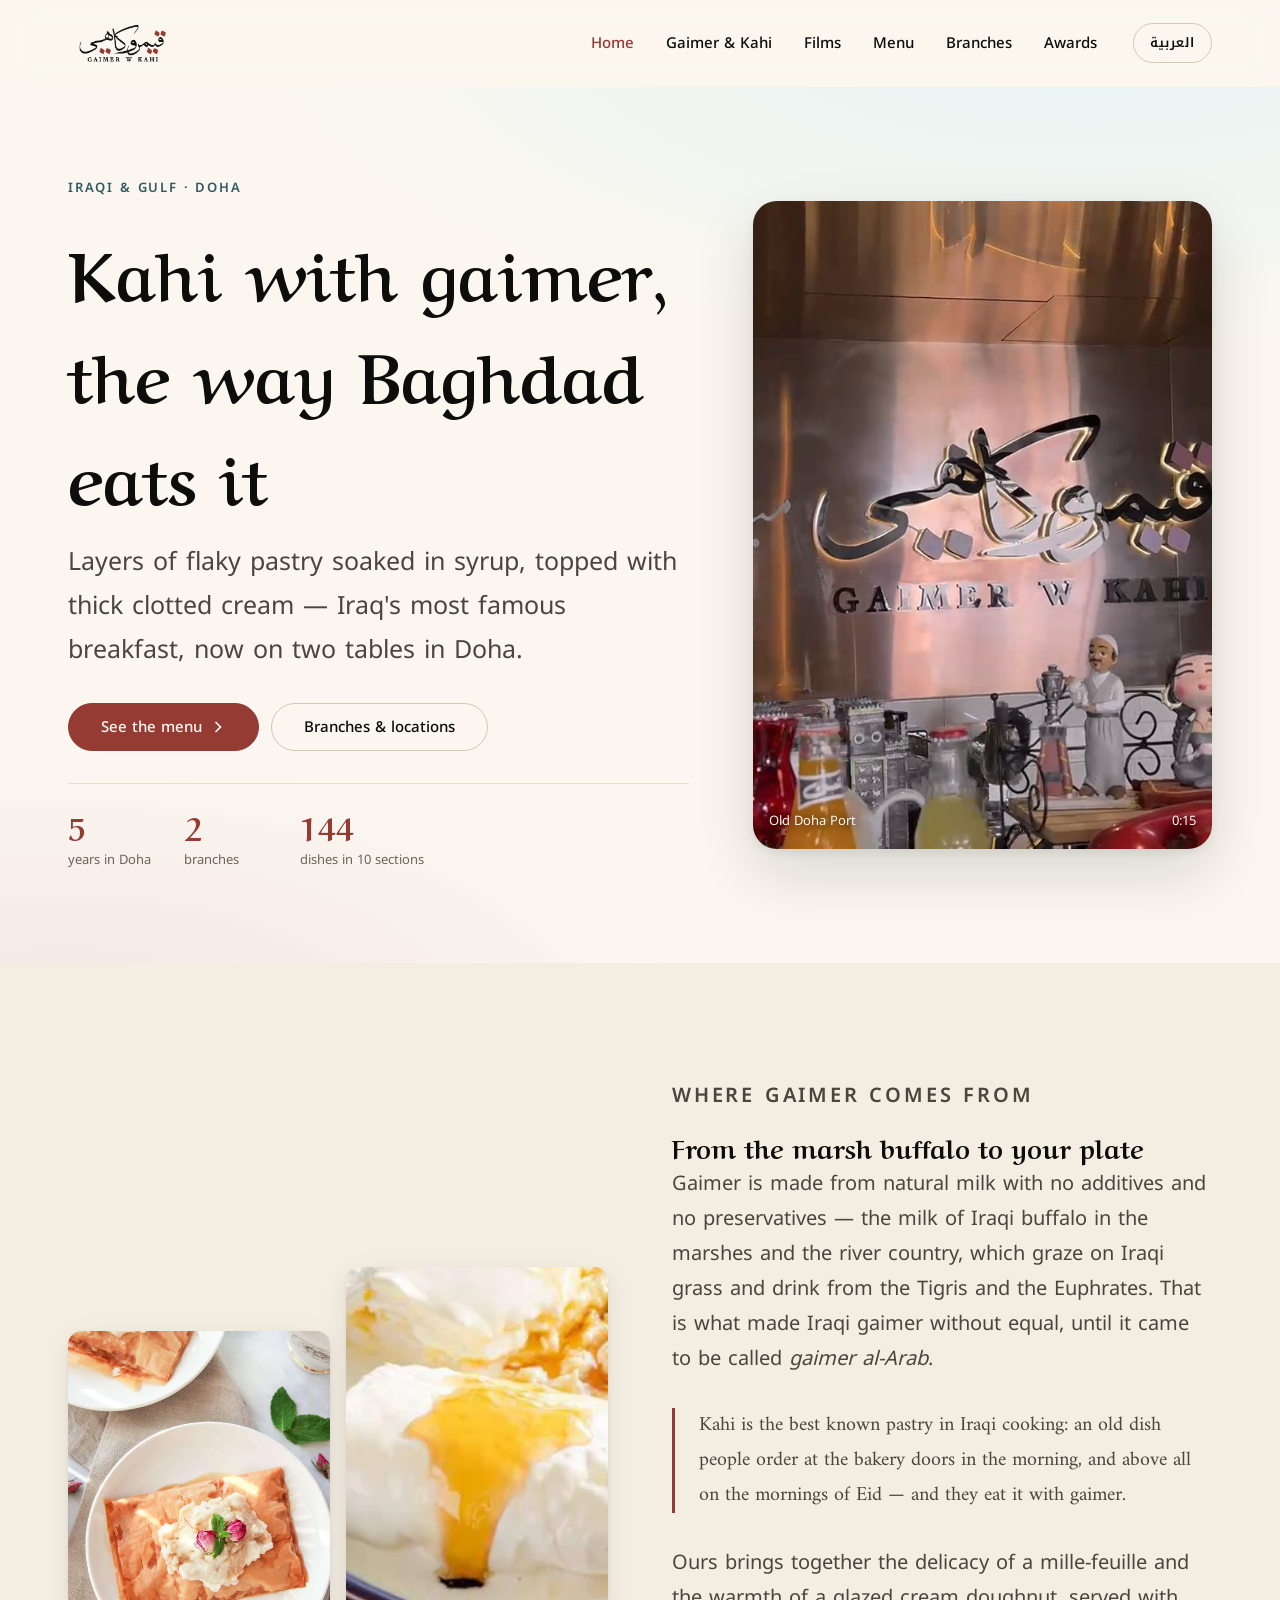
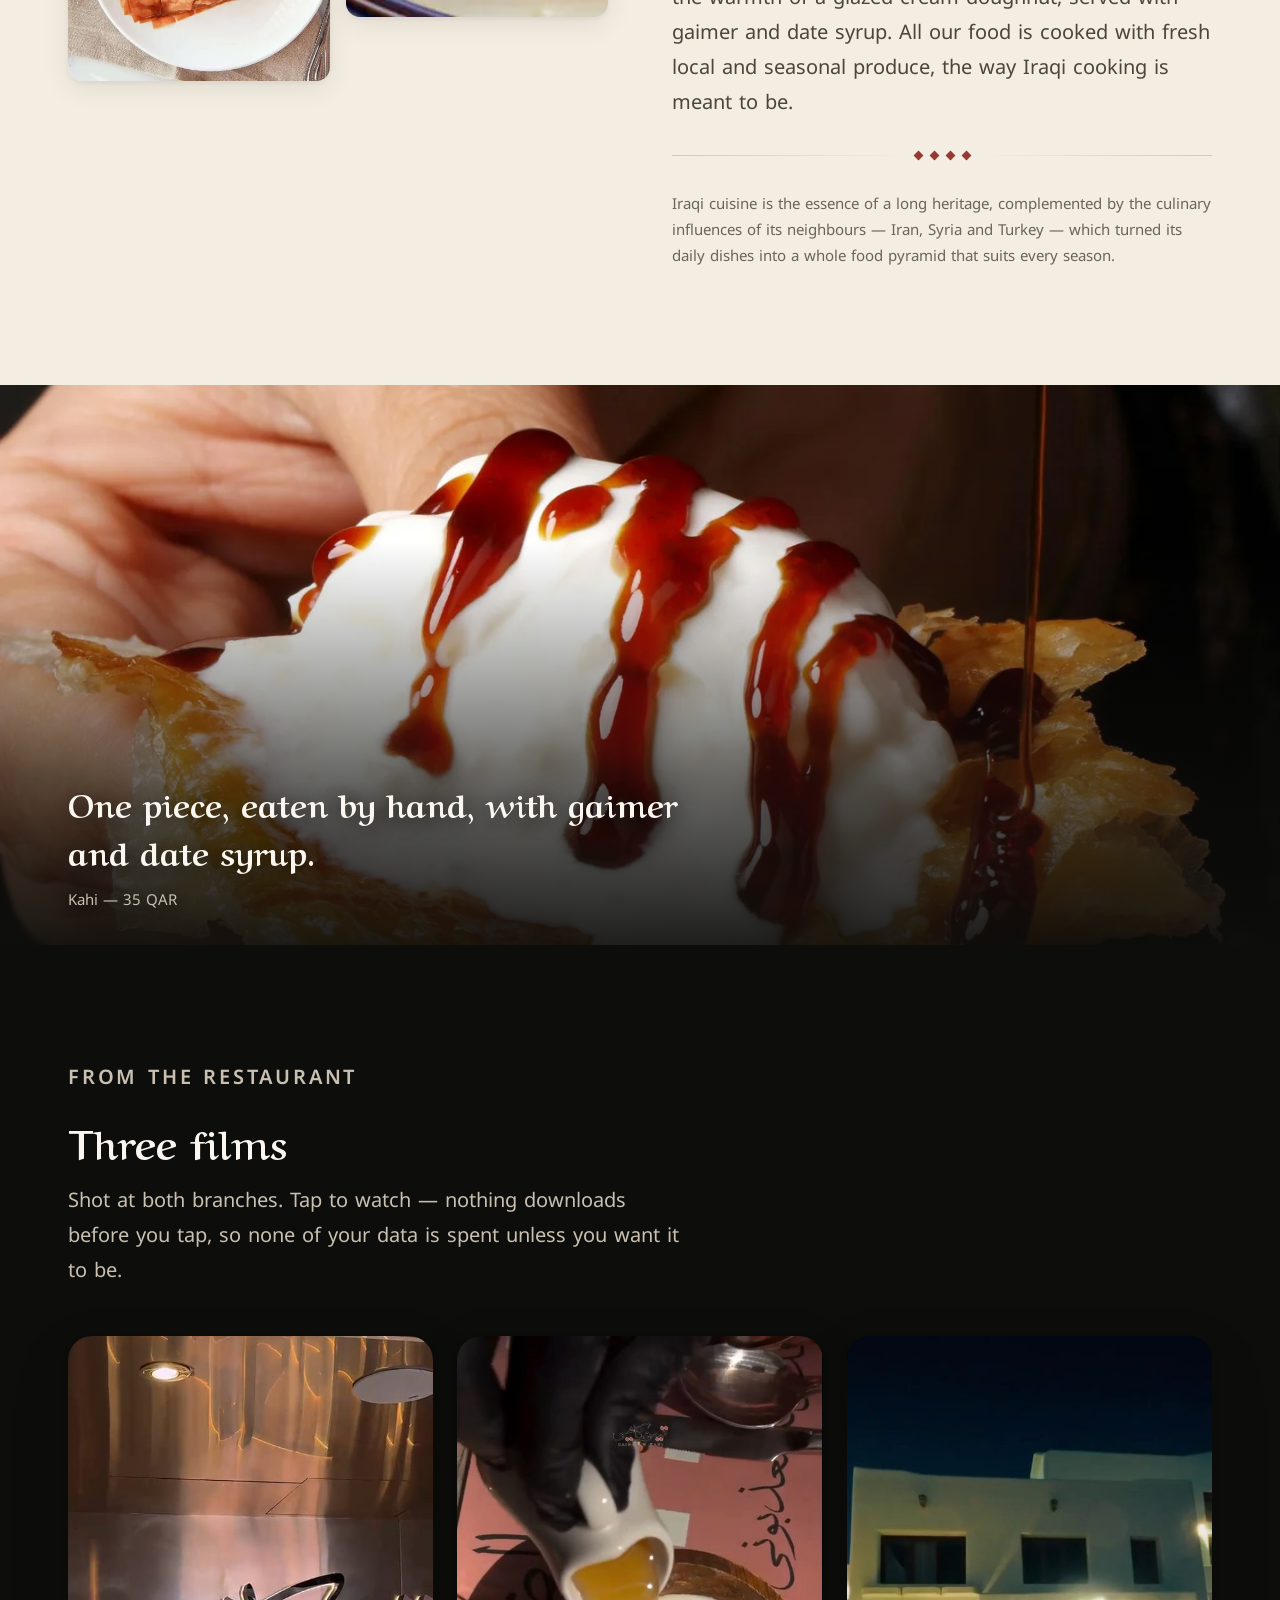
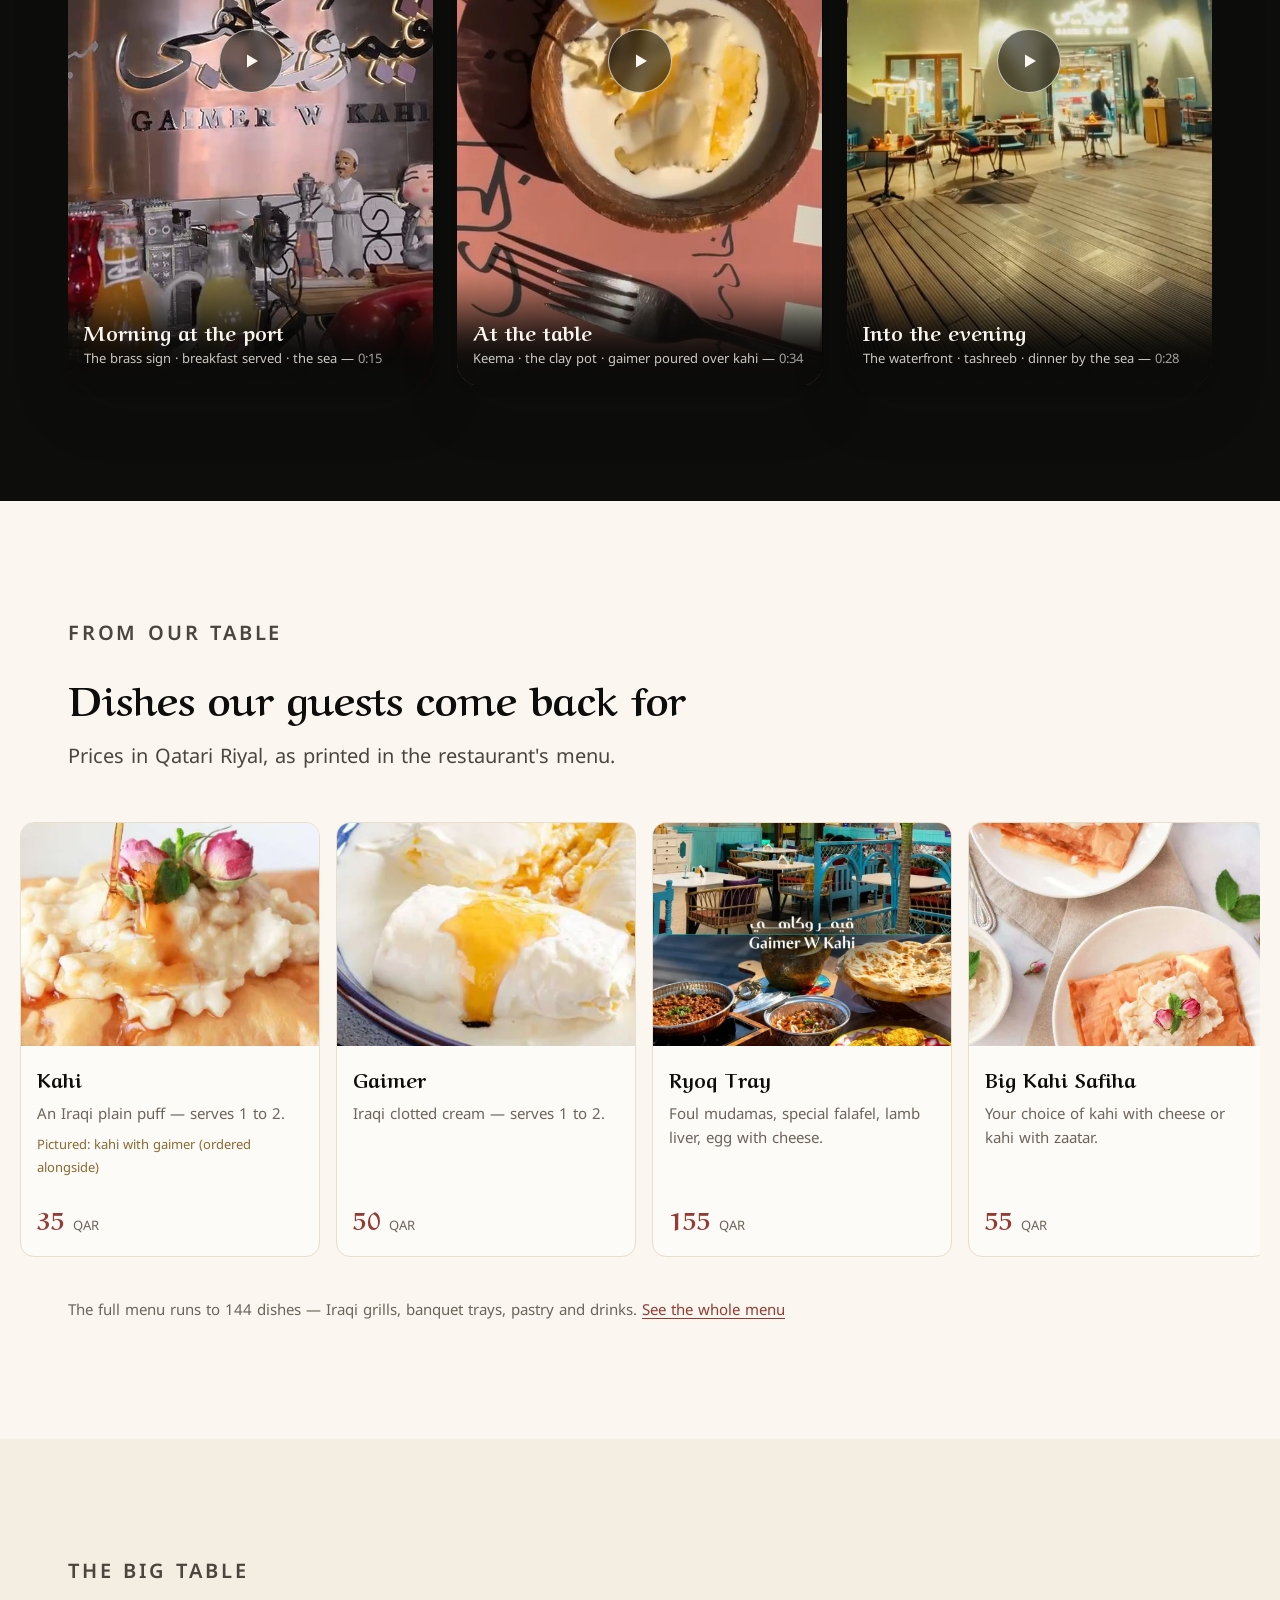
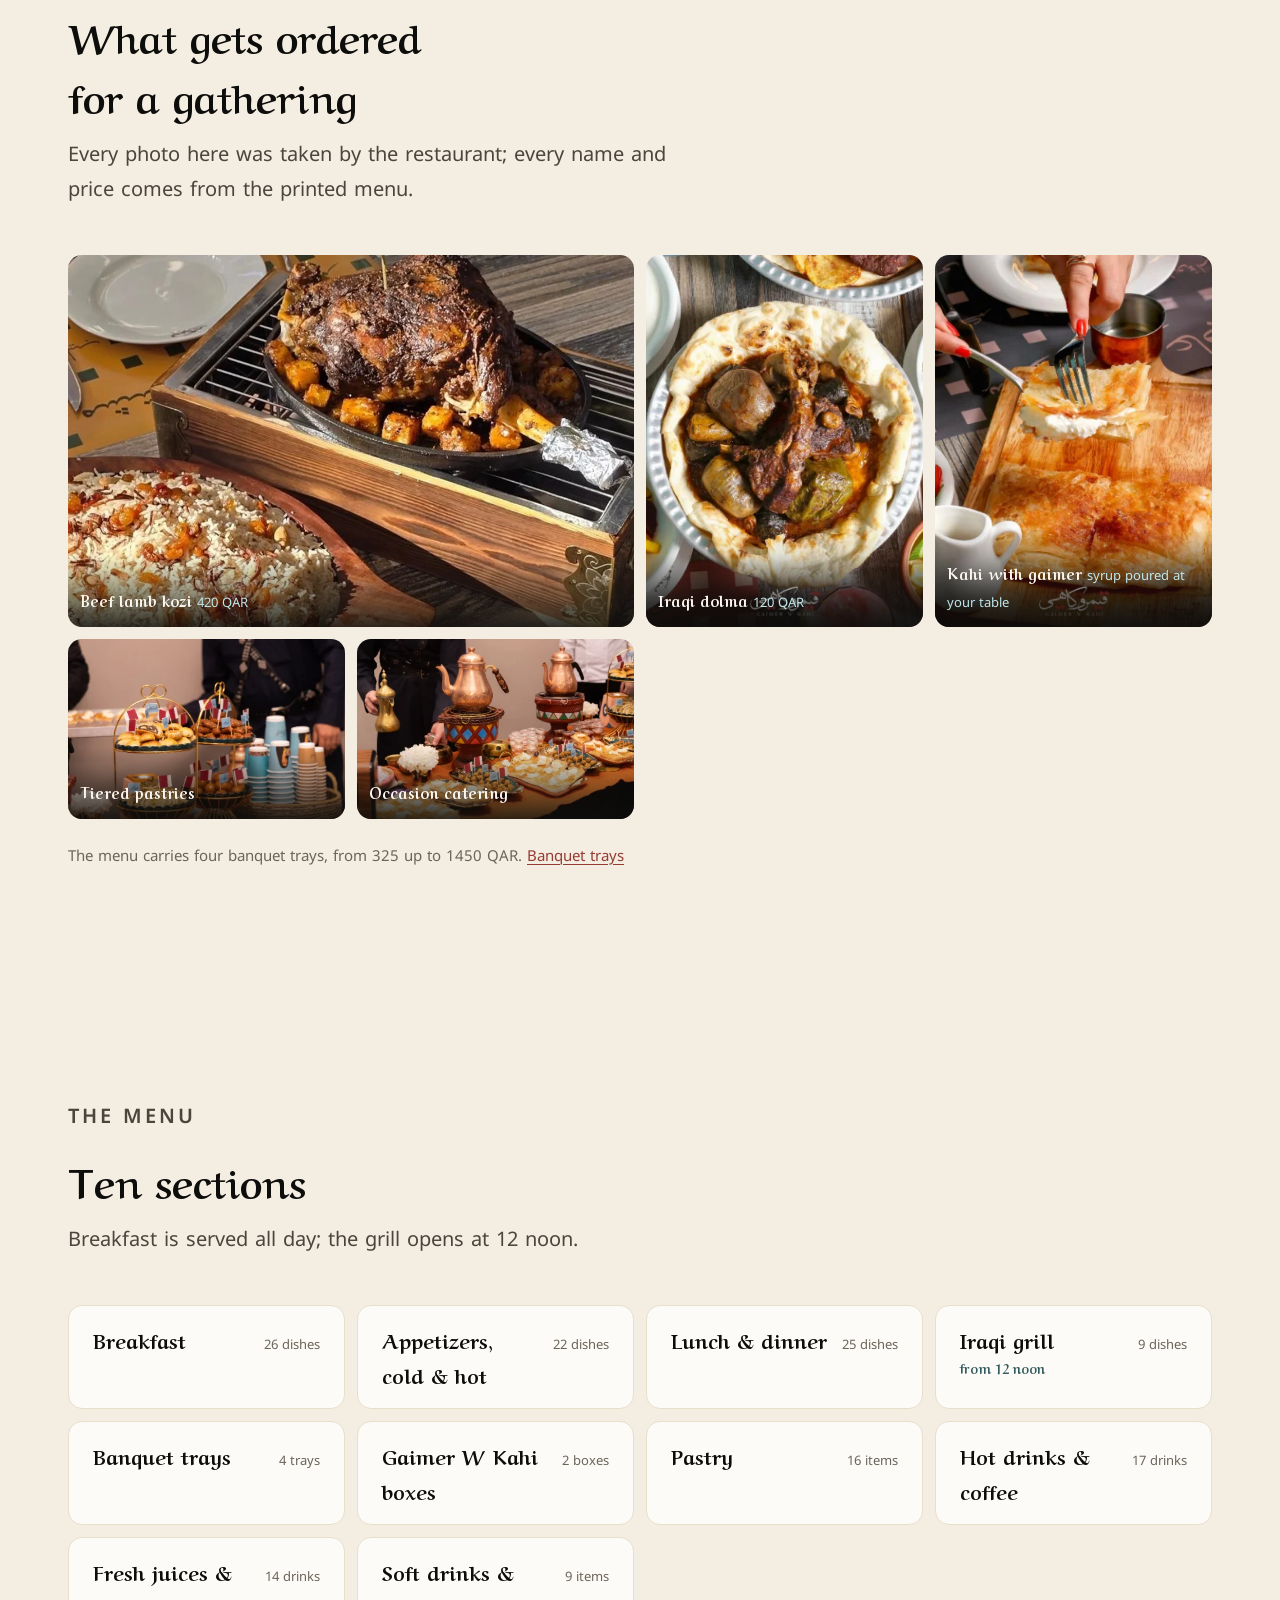
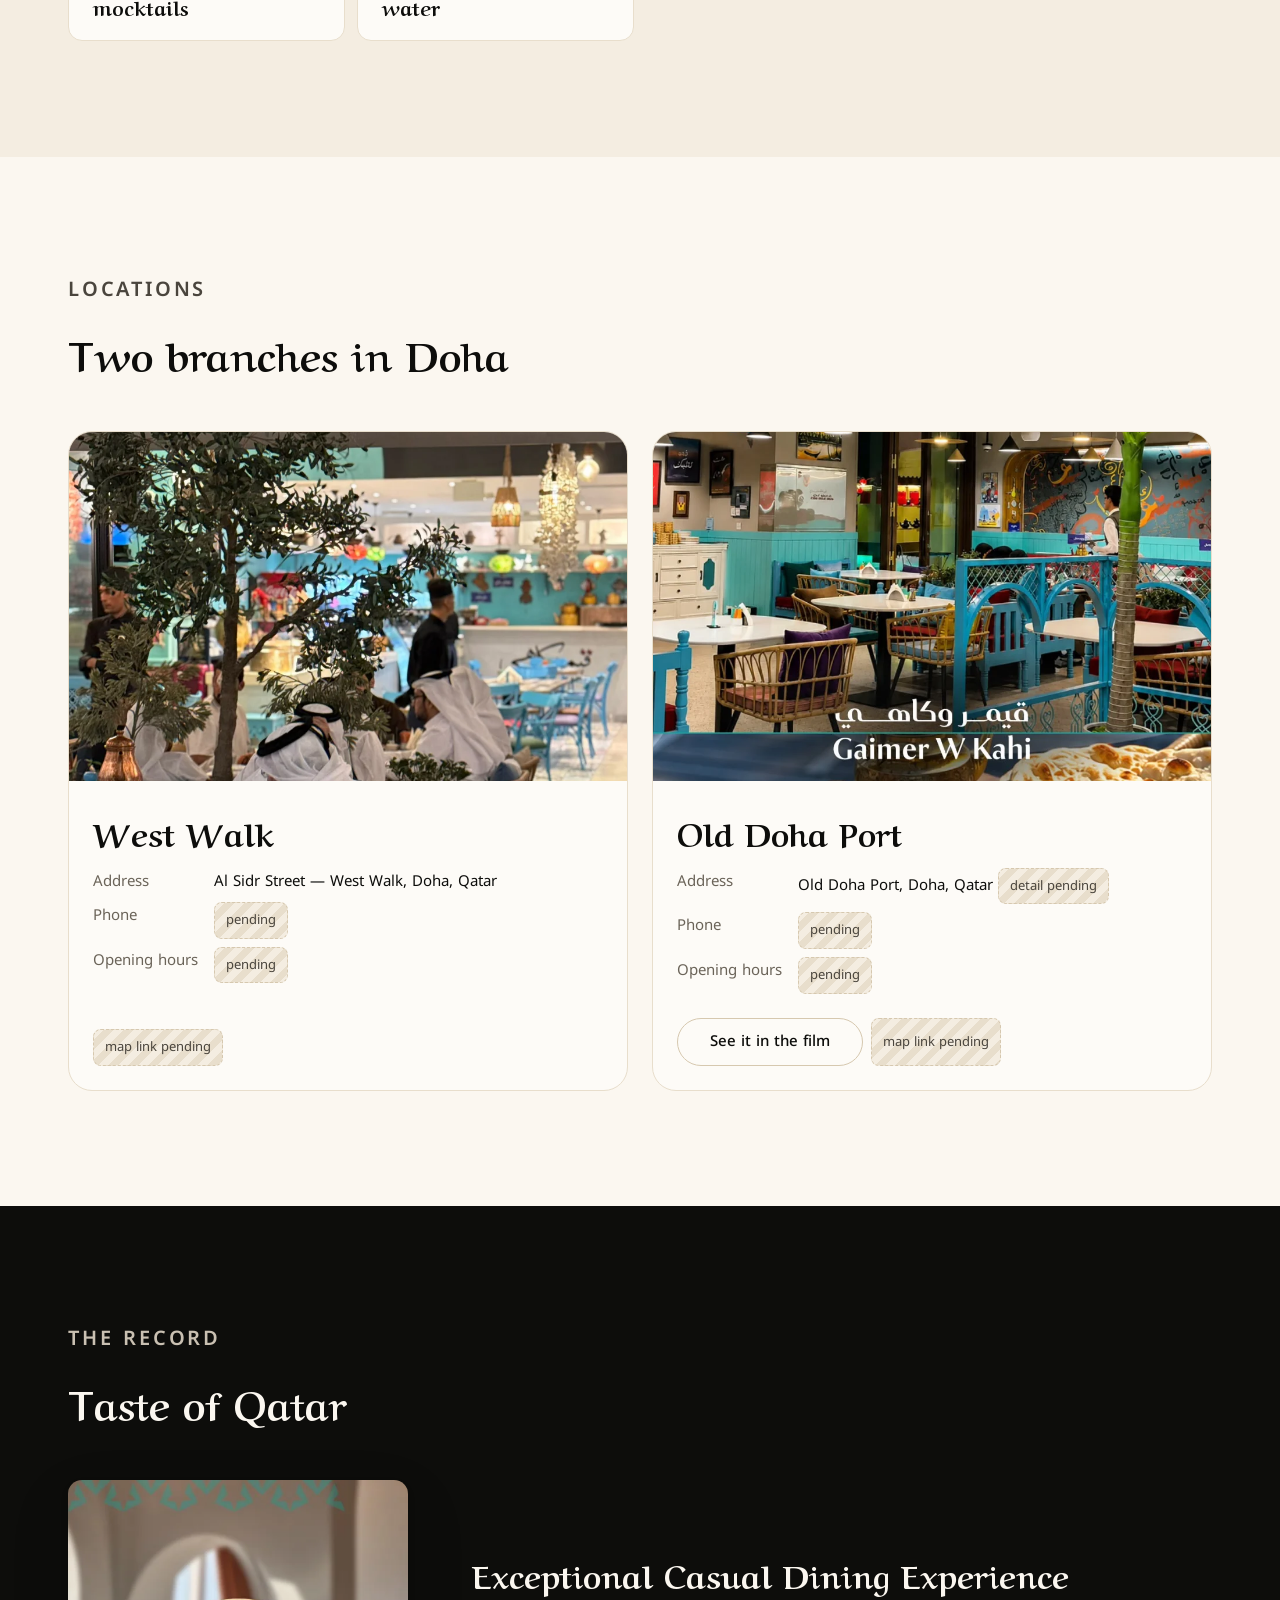
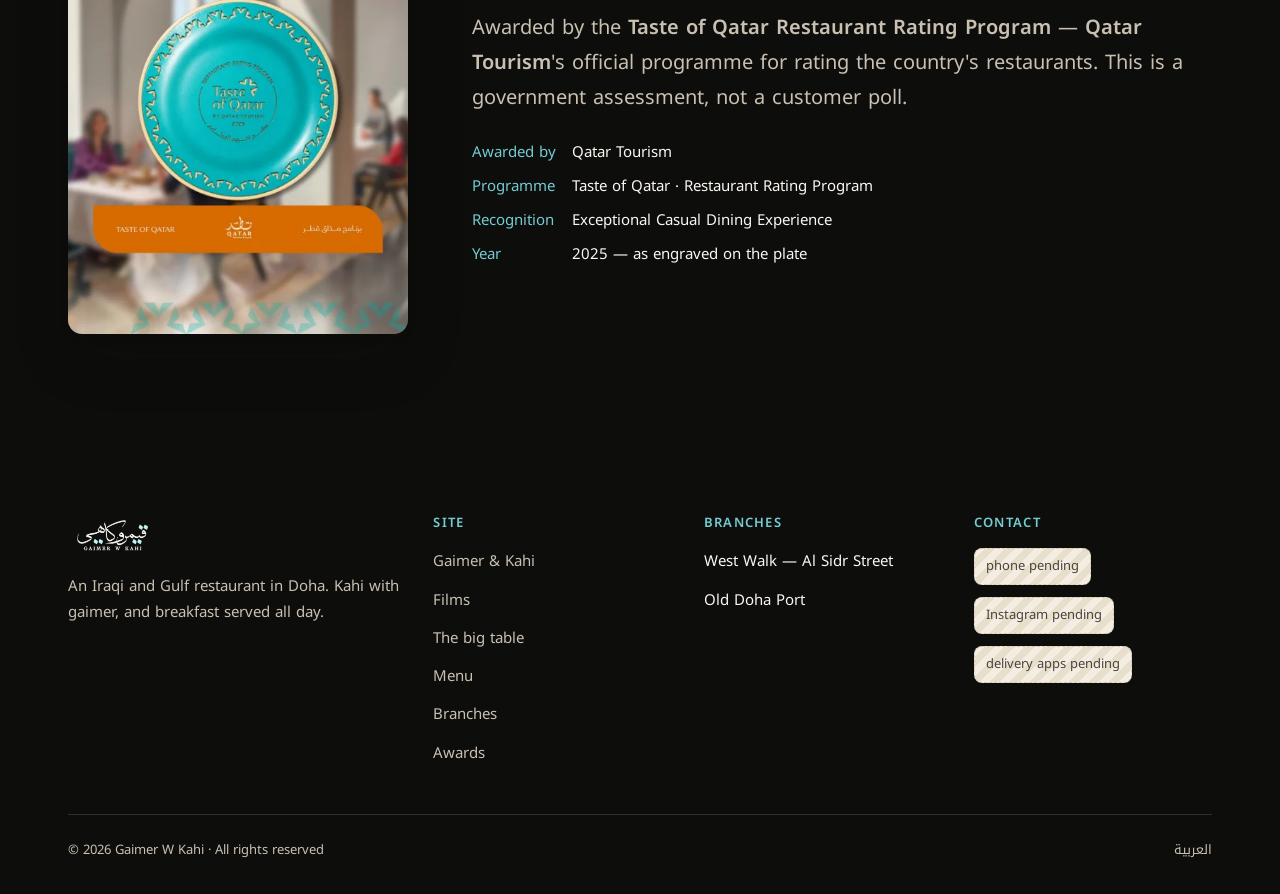
<file: en/index.html>
<!doctype html>
<html lang="en" dir="ltr">
<head>
<meta charset="utf-8">
<meta name="viewport" content="width=device-width, initial-scale=1">
<title>Gaimer W Kahi — Iraqi &amp; Gulf Restaurant in Doha · West Walk &amp; Old Doha Port</title>
<meta name="description" content="Gaimer W Kahi: Iraqi kahi pastry with buffalo-milk gaimer cream, breakfast served all day. Iraqi and Gulf restaurant in Doha with two branches — West Walk and Old Doha Port. 144 dishes across 10 sections.">

<!-- Every claim on this page comes from the restaurant's own profile
     (PROFILE GAIMERWKAHI 2026-2027). Anything the restaurant has not yet
     supplied — phone, opening hours, awards — is marked "pending" and was
     never invented. -->

<link rel="alternate" hreflang="ar" href="../">
<link rel="alternate" hreflang="en" href="./">
<link rel="alternate" hreflang="x-default" href="../">
<link rel="canonical" href="./">

<meta property="og:type" content="restaurant">
<meta property="og:title" content="Gaimer W Kahi — Iraqi &amp; Gulf Restaurant in Doha">
<meta property="og:description" content="Kahi pastry with Iraqi gaimer cream. Breakfast all day. Two branches in Doha.">
<meta property="og:image" content="../assets/img/photo/kahi-gaimer-rose-900.jpg">
<meta property="og:locale" content="en_QA">
<meta name="theme-color" content="#FBF7F0">

<link rel="icon" href="../assets/img/logo.png">
<link rel="preload" href="../assets/fonts/ArefRuqaa-Bold.ttf" as="font" type="font/ttf" crossorigin>
<link rel="preload" href="../assets/fonts/Amiri-Regular.ttf" as="font" type="font/ttf" crossorigin>

<link rel="stylesheet" href="../assets/css/tokens.css?v=2">
<link rel="stylesheet" href="../assets/css/base.css?v=2">
<link rel="stylesheet" href="../assets/css/layout.css?v=2">

<script type="application/ld+json">
{
  "@context": "https://schema.org",
  "@type": "Restaurant",
  "name": "Gaimer W Kahi",
  "alternateName": "قيمر وكاهي",
  "servesCuisine": ["Iraqi", "Gulf", "Middle Eastern"],
  "priceRange": "QAR 12–1450",
  "currenciesAccepted": "QAR",
  "image": "../assets/img/photo/kahi-gaimer-rose-900.jpg",
  "hasMenu": "menu.html",
  "award": "Taste of Qatar 2025 — Exceptional Casual Dining Experience (Qatar Tourism Restaurant Rating Program)",
  "address": {
    "@type": "PostalAddress",
    "streetAddress": "Al Sidr Street — West Walk",
    "addressLocality": "Doha",
    "addressCountry": "QA"
  }
}
</script>
<!-- `telephone`, `openingHoursSpecification` and `aggregateRating` are
     deliberately absent. Google surfaces whatever is here to real people;
     an invented number makes a customer call, get no answer, and conclude
     the restaurant has closed. They go in the day the owner sends them. -->
</head>

<body>
<a class="skip" href="#main">Skip to content</a>

<header class="hdr" id="hdr">
  <div class="wrap hdr__in">
    <a class="hdr__logo" href="./" aria-label="Gaimer W Kahi — home">
      <picture>
        <source srcset="../assets/img/logo.webp" type="image/webp">
        <img src="../assets/img/logo.png" alt="Gaimer W Kahi" width="711" height="351">
      </picture>
    </a>

    <nav class="nav" id="nav" aria-label="Main menu">
      <a href="./" aria-current="page">Home</a>
      <a href="#story">Gaimer &amp; Kahi</a>
      <a href="#films">Films</a>
      <a href="menu.html">Menu</a>
      <a href="#branches">Branches</a>
      <a href="#awards">Awards</a>
    </nav>

    <div class="hdr__side">
      <a class="lang" href="../" lang="ar" hreflang="ar">العربية</a>
      <button class="burger" id="burger" aria-expanded="false" aria-controls="nav"
              aria-label="Open menu">
        <svg width="22" height="22" viewBox="0 0 22 22" aria-hidden="true">
          <path d="M3 6h16M3 11h16M3 16h16" stroke="currentColor"
                stroke-width="1.8" stroke-linecap="round" fill="none"/>
        </svg>
      </button>
    </div>
  </div>
</header>

<main id="main">

<section class="hero">
  <div class="wrap hero__in">
    <div>
      <p class="eyebrow">Iraqi &amp; Gulf · Doha</p>
      <h1>Kahi with gaimer,<br>the way Baghdad eats it</h1>
      <p class="hero__lede">
        Layers of flaky pastry soaked in syrup, topped with thick clotted
        cream — Iraq's most famous breakfast, now on two tables in Doha.
      </p>

      <div class="hero__cta">
        <a class="btn btn--brand" href="menu.html">
          See the menu
          <svg width="16" height="16" viewBox="0 0 16 16" aria-hidden="true">
            <path d="M6 3.5 10.5 8 6 12.5" stroke="currentColor"
                  stroke-width="1.7" fill="none" stroke-linecap="round"/>
          </svg>
        </a>
        <a class="btn btn--ghost" href="#branches">Branches &amp; locations</a>
      </div>

      <div class="facts">
        <div><b class="num">5</b><span>years in Doha</span></div>
        <div><b class="num">2</b><span>branches</span></div>
        <div><b class="num">144</b><span>dishes in 10 sections</span></div>
      </div>
    </div>

    <figure class="hero__media" style="margin:0">
      <video class="hero__video" autoplay muted loop playsinline
             preload="metadata" poster="../assets/img/photo/poster-port.jpg"
             aria-label="The brass Gaimer W Kahi sign, breakfast being served, and the sea at Old Doha Port">
        <source src="../assets/video/film-port.mp4" type="video/mp4">
      </video>
      <figcaption class="hero__cap">
        <span>Old Doha Port</span>
        <span class="num">0:15</span>
      </figcaption>
    </figure>
  </div>
</section>

<section class="section section--sunken" id="story">
  <div class="wrap story">
    <div class="story__figs" data-reveal>
      <picture>
        <source type="image/webp"
                srcset="../assets/img/photo/kahi-gaimer-rose-480.webp 480w,
                        ../assets/img/photo/kahi-gaimer-rose-900.webp 900w"
                sizes="(max-width: 860px) 45vw, 28vw">
        <img src="../assets/img/photo/kahi-gaimer-rose-900.jpg" width="900" height="1597"
             loading="lazy" decoding="async"
             alt="A piece of kahi topped with thick gaimer cream and honey, garnished with rosebuds">
      </picture>
      <picture>
        <source type="image/webp"
                srcset="../assets/img/photo/gaimer-honey-480.webp 480w,
                        ../assets/img/photo/gaimer-honey-596.webp 596w"
                sizes="(max-width: 860px) 45vw, 28vw">
        <img src="../assets/img/photo/gaimer-honey-596.jpg" width="596" height="336"
             loading="lazy" decoding="async"
             alt="Thick white gaimer cream with honey poured over it in a patterned dish">
      </picture>
    </div>

    <div data-reveal>
      <p class="eyebrow">Where gaimer comes from</p>
      <h2>From the marsh buffalo to your plate</h2>
      <p>
        Gaimer is made from natural milk with no additives and no
        preservatives — the milk of Iraqi buffalo in the marshes and the
        river country, which graze on Iraqi grass and drink from the Tigris
        and the Euphrates. That is what made Iraqi gaimer without equal,
        until it came to be called <em>gaimer al-Arab</em>.
      </p>
      <p class="story__q">
        Kahi is the best known pastry in Iraqi cooking: an old dish people
        order at the bakery doors in the morning, and above all on the
        mornings of Eid — and they eat it with gaimer.
      </p>
      <p>
        Ours brings together the delicacy of a mille-feuille and the warmth
        of a glazed cream doughnut, served with gaimer and date syrup. All
        our food is cooked with fresh local and seasonal produce, the way
        Iraqi cooking is meant to be.
      </p>
      <div class="rule"><i></i><i></i><i></i><i></i></div>
      <p style="font-size:var(--t-sm);color:var(--text-faint)">
        Iraqi cuisine is the essence of a long heritage, complemented by the
        culinary influences of its neighbours — Iran, Syria and Turkey —
        which turned its daily dishes into a whole food pyramid that suits
        every season.
      </p>
    </div>
  </div>
</section>

<!-- ======================================================== Band -->
<figure class="band">
  <picture>
    <source type="image/webp" srcset="../assets/img/photo/hero-kahi-hand-480.webp 480w,
            ../assets/img/photo/hero-kahi-hand-960.webp 960w,
            ../assets/img/photo/hero-kahi-hand-1440.webp 1440w" sizes="100vw">
    <img src="../assets/img/photo/hero-kahi-hand-1440.jpg" width="1440" height="1440"
         loading="lazy" decoding="async"
         alt="A hand holding a piece of kahi topped with thick white gaimer, date syrup being poured over it">
  </picture>
  <figcaption>
    <p>One piece, eaten by hand, with gaimer and date syrup.</p>
    <span class="band__meta">Kahi — <span class="num">35</span> QAR</span>
  </figcaption>
</figure>

<!-- ======================================================== Films -->
<section class="section section--dark" id="films">
  <div class="wrap">
    <div class="section-head" data-reveal>
      <p class="eyebrow">From the restaurant</p>
      <h2>Three films</h2>
      <p>
        Shot at both branches. Tap to watch — nothing downloads before you
        tap, so none of your data is spent unless you want it to be.
      </p>
    </div>

    <div class="films" data-reveal>

      <figure class="film">
        <video playsinline muted loop preload="none"
               poster="../assets/img/photo/poster-port.jpg"
               aria-label="Film: the brass sign, breakfast service, and the sea at Old Doha Port">
          <source src="../assets/video/film-port.mp4" type="video/mp4">
        </video>
        <button class="film__play" type="button" aria-label="Play the Old Doha Port film">
          <i><svg width="22" height="22" viewBox="0 0 22 22" aria-hidden="true">
            <path d="M7 4.5v13L18 11z" fill="currentColor"/></svg></i>
        </button>
        <figcaption>
          <b>Morning at the port</b>
          <span>The brass sign · breakfast served · the sea — <span class="num">0:15</span></span>
        </figcaption>
      </figure>

      <figure class="film">
        <video playsinline muted loop preload="none"
               poster="../assets/img/photo/poster-table.jpg"
               aria-label="Film: keema and clay pots, and gaimer poured over kahi">
          <source src="../assets/video/film-table.mp4" type="video/mp4">
        </video>
        <button class="film__play" type="button" aria-label="Play the table film">
          <i><svg width="22" height="22" viewBox="0 0 22 22" aria-hidden="true">
            <path d="M7 4.5v13L18 11z" fill="currentColor"/></svg></i>
        </button>
        <figcaption>
          <b>At the table</b>
          <span>Keema · the clay pot · gaimer poured over kahi — <span class="num">0:34</span></span>
        </figcaption>
      </figure>

      <figure class="film">
        <video playsinline muted loop preload="none"
               poster="../assets/img/photo/poster-evening.jpg"
               aria-label="Film: Old Doha Port by day and by night, with tashreeb and eggs">
          <source src="../assets/video/film-evening.mp4" type="video/mp4">
        </video>
        <button class="film__play" type="button" aria-label="Play the evening film">
          <i><svg width="22" height="22" viewBox="0 0 22 22" aria-hidden="true">
            <path d="M7 4.5v13L18 11z" fill="currentColor"/></svg></i>
        </button>
        <figcaption>
          <b>Into the evening</b>
          <span>The waterfront · tashreeb · dinner by the sea — <span class="num">0:28</span></span>
        </figcaption>
      </figure>

    </div>
  </div>
</section>

<section class="section">
  <div class="wrap">
    <div class="section-head" data-reveal>
      <p class="eyebrow">From our table</p>
      <h2>Dishes our guests come back for</h2>
      <p>Prices in Qatari Riyal, as printed in the restaurant's menu.</p>
    </div>

    <div class="rail" data-reveal>

      <article class="dish">
        <picture>
          <source type="image/webp" srcset="../assets/img/photo/kahi-plate-480.webp 480w,
                  ../assets/img/photo/kahi-plate-840.webp 840w" sizes="300px">
          <img src="../assets/img/photo/kahi-plate-840.jpg" width="843" height="474"
               loading="lazy" decoding="async" alt="A piece of kahi with gaimer on a white plate">
        </picture>
        <div class="dish__b">
          <h3 class="dish__n">Kahi</h3>
          <p class="dish__d">An Iraqi plain puff — serves 1 to 2.</p>
          <p class="dish__note">Pictured: kahi with gaimer (ordered alongside)</p>
          <div class="dish__f">
            <span class="dish__p price">35 <small>QAR</small></span>
          </div>
        </div>
      </article>

      <article class="dish">
        <picture>
          <source type="image/webp" srcset="../assets/img/photo/gaimer-honey-480.webp 480w,
                  ../assets/img/photo/gaimer-honey-596.webp 596w" sizes="300px">
          <img src="../assets/img/photo/gaimer-honey-596.jpg" width="596" height="336"
               loading="lazy" decoding="async"
               alt="Thick white gaimer cream with honey poured over it">
        </picture>
        <div class="dish__b">
          <h3 class="dish__n">Gaimer</h3>
          <p class="dish__d">Iraqi clotted cream — serves 1 to 2.</p>
          <div class="dish__f">
            <span class="dish__p price">50 <small>QAR</small></span>
          </div>
        </div>
      </article>

      <article class="dish">
        <picture>
          <source type="image/webp" srcset="../assets/img/photo/ryoq-tray-480.webp 480w,
                  ../assets/img/photo/ryoq-tray-960.webp 960w" sizes="300px">
          <img src="../assets/img/photo/ryoq-tray-960.jpg" width="1080" height="1440"
               loading="lazy" decoding="async"
               alt="A breakfast tray with foul, lamb liver, eggs and bread">
        </picture>
        <div class="dish__b">
          <h3 class="dish__n">Ryoq Tray</h3>
          <p class="dish__d">Foul mudamas, special falafel, lamb liver, egg with cheese.</p>
          <div class="dish__f">
            <span class="dish__p price">155 <small>QAR</small></span>
          </div>
        </div>
      </article>

      <article class="dish">
        <picture>
          <source type="image/webp" srcset="../assets/img/photo/kahi-mint-480.webp 480w,
                  ../assets/img/photo/kahi-mint-900.webp 900w" sizes="300px">
          <img src="../assets/img/photo/kahi-mint-900.jpg" width="905" height="1600"
               loading="lazy" decoding="async" alt="Kahi with gaimer and a mint leaf">
        </picture>
        <div class="dish__b">
          <h3 class="dish__n">Big Kahi Safiha</h3>
          <p class="dish__d">Your choice of kahi with cheese or kahi with zaatar.</p>
          <div class="dish__f">
            <span class="dish__p price">55 <small>QAR</small></span>
          </div>
        </div>
      </article>

      <article class="dish">
        <picture>
          <source type="image/webp" srcset="../assets/img/photo/tea-istikan-480.webp 480w,
                  ../assets/img/photo/tea-istikan-960.webp 960w" sizes="300px">
          <img src="../assets/img/photo/tea-istikan-960.jpg" width="1964" height="1911"
               loading="lazy" decoding="async"
               alt="Iraqi tea in an istikan glass on a brass tray engraved with the Gaimer W Kahi mark">
        </picture>
        <div class="dish__b">
          <h3 class="dish__n">Tea Kettle, small</h3>
          <p class="dish__d">Iraqi mukadar tea, served in the istikan.</p>
          <div class="dish__f">
            <span class="dish__p price">32 <small>QAR</small></span>
          </div>
        </div>
      </article>

      <article class="dish">
        <picture>
          <source type="image/webp" srcset="../assets/img/photo/tea-cup-480.webp 480w,
                  ../assets/img/photo/tea-cup-960.webp 960w" sizes="300px">
          <img src="../assets/img/photo/tea-cup-960.jpg" width="960" height="662"
               loading="lazy" decoding="async" alt="Red Iraqi tea in a glass cup on a saucer">
        </picture>
        <div class="dish__b">
          <h3 class="dish__n">Big Mukadar Tea Pot with heater</h3>
          <p class="dish__d">The large mukadar tea pot — served with its heater.</p>
          <div class="dish__f">
            <span class="dish__p price">75 <small>QAR</small></span>
          </div>
        </div>
      </article>

    </div>

    <p style="margin-block-start:var(--s-5);font-size:var(--t-sm);color:var(--text-faint)">
      The full menu runs to 144 dishes — Iraqi grills, banquet trays,
      pastry and drinks. <a href="menu.html">See the whole menu</a>
    </p>
  </div>
</section>

<!-- ======================================================== Gallery -->
<section class="section section--sunken" id="gallery">
  <div class="wrap">
    <div class="section-head" data-reveal>
      <p class="eyebrow">The big table</p>
      <h2>What gets ordered for a gathering</h2>
      <p>Every photo here was taken by the restaurant; every name and price comes from the printed menu.</p>
    </div>

    <div class="gal" data-reveal>
      <figure class="gal__wide">
        <picture>
          <source type="image/webp" srcset="../assets/img/photo/dish-kozi-480.webp 480w,
                  ../assets/img/photo/dish-kozi-1009.webp 1009w" sizes="(max-width:860px) 100vw, 50vw">
          <img src="../assets/img/photo/dish-kozi-1009.jpg" width="1009" height="807"
               loading="lazy" decoding="async"
               alt="A whole lamb kozi on a wooden board with saffron rice">
        </picture>
        <figcaption><b>Beef lamb kozi</b> <em class="num">420 QAR</em></figcaption>
      </figure>

      <figure class="gal__tall">
        <picture>
          <source type="image/webp" srcset="../assets/img/photo/dish-dolma-480.webp 480w,
                  ../assets/img/photo/dish-dolma-960.webp 960w" sizes="(max-width:860px) 50vw, 25vw">
          <img src="../assets/img/photo/dish-dolma-960.jpg" width="960" height="960"
               loading="lazy" decoding="async"
               alt="Iraqi dolma in a pot with Iraqi bread">
        </picture>
        <figcaption><b>Iraqi dolma</b> <em class="num">120 QAR</em></figcaption>
      </figure>

      <figure class="gal__tall">
        <picture>
          <source type="image/webp" srcset="../assets/img/photo/dish-kahi-board-480.webp 480w,
                  ../assets/img/photo/dish-kahi-board-960.webp 960w" sizes="(max-width:860px) 50vw, 25vw">
          <img src="../assets/img/photo/dish-kahi-board-960.jpg" width="960" height="960"
               loading="lazy" decoding="async"
               alt="Kahi with gaimer on a wooden board, syrup being poured over it">
        </picture>
        <figcaption><b>Kahi with gaimer</b> <em>syrup poured at your table</em></figcaption>
      </figure>

      <figure>
        <picture>
          <source type="image/webp" srcset="../assets/img/photo/sweets-tiers-480.webp 480w,
                  ../assets/img/photo/sweets-tiers-960.webp 960w" sizes="(max-width:860px) 50vw, 25vw">
          <img src="../assets/img/photo/sweets-tiers-960.jpg" width="960" height="640"
               loading="lazy" decoding="async"
               alt="Tiered stands of pastries with Qatari flags">
        </picture>
        <figcaption><b>Tiered pastries</b></figcaption>
      </figure>

      <figure>
        <picture>
          <source type="image/webp" srcset="../assets/img/photo/sweets-copper-480.webp 480w,
                  ../assets/img/photo/sweets-copper-960.webp 960w" sizes="(max-width:860px) 50vw, 25vw">
          <img src="../assets/img/photo/sweets-copper-960.jpg" width="960" height="640"
               loading="lazy" decoding="async"
               alt="Copper dallah pots and sweet trays set for a national occasion">
        </picture>
        <figcaption><b>Occasion catering</b></figcaption>
      </figure>
    </div>

    <p style="margin-block-start:var(--s-5);font-size:var(--t-sm);color:var(--text-faint)">
      The menu carries four banquet trays, from <span class="num">325</span> up to
      <span class="num">1450</span> QAR. <a href="menu.html#banquet-trays">Banquet trays</a>
    </p>
  </div>
</section>

<section class="section section--sunken">
  <div class="wrap">
    <div class="section-head" data-reveal>
      <p class="eyebrow">The menu</p>
      <h2>Ten sections</h2>
      <p>Breakfast is served all day; the grill opens at 12 noon.</p>
    </div>

    <div class="cats" data-reveal>
      <a class="cat" href="menu.html#breakfast"><b>Breakfast</b><span class="num">26 dishes</span></a>
      <a class="cat" href="menu.html#appetizer-cold-and-hot"><b>Appetizers, cold &amp; hot</b><span class="num">22 dishes</span></a>
      <a class="cat" href="menu.html#lunch-and-dinner"><b>Lunch &amp; dinner</b><span class="num">25 dishes</span></a>
      <a class="cat" href="menu.html#iraqi-grill"><b>Iraqi grill<em>from 12 noon</em></b><span class="num">9 dishes</span></a>
      <a class="cat" href="menu.html#banquet-trays"><b>Banquet trays</b><span class="num">4 trays</span></a>
      <a class="cat" href="menu.html#gaimer-w-kahi-boxes"><b>Gaimer W Kahi boxes</b><span class="num">2 boxes</span></a>
      <a class="cat" href="menu.html#pastry"><b>Pastry</b><span class="num">16 items</span></a>
      <a class="cat" href="menu.html#hot-drinks-and-coffee"><b>Hot drinks &amp; coffee</b><span class="num">17 drinks</span></a>
      <a class="cat" href="menu.html#fresh-juices-and-mocktails"><b>Fresh juices &amp; mocktails</b><span class="num">14 drinks</span></a>
      <a class="cat" href="menu.html#soft-drinks-and-water"><b>Soft drinks &amp; water</b><span class="num">9 items</span></a>
    </div>
  </div>
</section>

<section class="section" id="branches">
  <div class="wrap">
    <div class="section-head" data-reveal>
      <p class="eyebrow">Locations</p>
      <h2>Two branches in Doha</h2>
    </div>

    <div class="branches" data-reveal>

      <article class="branch">
        <picture>
          <source type="image/webp" srcset="../assets/img/photo/branch-westwalk-480.webp 480w,
                  ../assets/img/photo/branch-westwalk-960.webp 960w,
                  ../assets/img/photo/branch-westwalk-1440.webp 1440w"
                  sizes="(max-width: 860px) 100vw, 50vw">
          <img class="branch__img" src="../assets/img/photo/branch-westwalk-1440.jpg"
               width="1440" height="1920" loading="lazy" decoding="async"
               alt="The West Walk dining room: olive trees, a turquoise wall of lanterns, rattan chairs and a copper dallah on the table">
        </picture>
        <div class="branch__b">
          <h3>West Walk</h3>
          <dl>
            <dt>Address</dt>
            <dd>Al Sidr Street — West Walk, Doha, Qatar</dd>
            <dt>Phone</dt>
            <dd><span class="pending">pending</span></dd>
            <dt>Opening hours</dt>
            <dd><span class="pending">pending</span></dd>
          </dl>
          <div class="branch__cta">
            <span class="pending">map link pending</span>
          </div>
        </div>
      </article>

      <article class="branch">
        <picture>
          <source type="image/webp" srcset="../assets/img/photo/branch-oldport-480.webp 480w,
                  ../assets/img/photo/branch-oldport-960.webp 960w,
                  ../assets/img/photo/branch-oldport-1080.webp 1080w"
                  sizes="(max-width: 860px) 100vw, 50vw">
          <img class="branch__img" src="../assets/img/photo/branch-oldport-1080.jpg"
               width="1080" height="1440" loading="lazy" decoding="async"
               alt="The Old Doha Port dining room: arches, a turquoise painted wall, and a breakfast table set with kahi and copper pots">
        </picture>
        <div class="branch__b">
          <h3>Old Doha Port</h3>
          <dl>
            <dt>Address</dt>
            <dd>Old Doha Port, Doha, Qatar <span class="pending">detail pending</span></dd>
            <dt>Phone</dt>
            <dd><span class="pending">pending</span></dd>
            <dt>Opening hours</dt>
            <dd><span class="pending">pending</span></dd>
          </dl>
          <div class="branch__cta">
            <a class="btn btn--ghost" href="#films">See it in the film</a>
            <span class="pending">map link pending</span>
          </div>
        </div>
      </article>

    </div>
  </div>
</section>

<section class="section section--dark" id="awards">
  <div class="wrap">
    <div class="section-head" data-reveal>
      <p class="eyebrow">The record</p>
      <h2>Taste of Qatar</h2>
    </div>

    <div class="award" data-reveal>
      <picture>
        <source type="image/webp" srcset="../assets/img/photo/award-taste-of-qatar-480.webp 480w,
                ../assets/img/photo/award-taste-of-qatar-960.webp 960w"
                sizes="(max-width: 760px) 100vw, 340px">
        <img src="../assets/img/photo/award-taste-of-qatar-960.jpg" width="960" height="1280"
             loading="lazy" decoding="async"
             alt="The turquoise Taste of Qatar plate with a gold rim, engraved: Restaurant Rating Program — Taste of Qatar by Qatar Tourism">
      </picture>

      <div>
        <h3>Exceptional Casual Dining Experience</h3>
        <p class="award__body">
          Awarded by the <strong>Taste of Qatar Restaurant Rating
          Program</strong> — <strong>Qatar Tourism</strong>'s official
          programme for rating the country's restaurants. This is a
          government assessment, not a customer poll.
        </p>
        <dl>
          <dt>Awarded by</dt>
          <dd>Qatar Tourism</dd>
          <dt>Programme</dt>
          <dd>Taste of Qatar · Restaurant Rating Program</dd>
          <dt>Recognition</dt>
          <dd>Exceptional Casual Dining Experience</dd>
          <dt>Year</dt>
          <dd><span class="num">2025</span> — as engraved on the plate</dd>
        </dl>
      </div>
    </div>
  </div>
</section>

</main>

<footer class="ftr">
  <div class="wrap">
    <div class="ftr__grid">
      <div>
        <img class="ftr__logo" src="../assets/img/logo.png" alt="Gaimer W Kahi"
             width="711" height="351" loading="lazy">
        <p class="ftr__note">
          An Iraqi and Gulf restaurant in Doha. Kahi with gaimer, and
          breakfast served all day.
        </p>
      </div>
      <div>
        <h4>SITE</h4>
        <ul>
          <li><a href="#story">Gaimer &amp; Kahi</a></li>
          <li><a href="#films">Films</a></li>
          <li><a href="#gallery">The big table</a></li>
          <li><a href="menu.html">Menu</a></li>
          <li><a href="#branches">Branches</a></li>
          <li><a href="#awards">Awards</a></li>
        </ul>
      </div>
      <div>
        <h4>BRANCHES</h4>
        <ul>
          <li>West Walk — Al Sidr Street</li>
          <li>Old Doha Port</li>
        </ul>
      </div>
      <div>
        <h4>CONTACT</h4>
        <ul>
          <li><span class="pending">phone pending</span></li>
          <li><span class="pending">Instagram pending</span></li>
          <li><span class="pending">delivery apps pending</span></li>
        </ul>
      </div>
    </div>
    <div class="ftr__btm">
      <span>© <span class="num">2026</span> Gaimer W Kahi · All rights reserved</span>
      <a href="../" lang="ar" hreflang="ar">العربية</a>
    </div>
  </div>
</footer>

<script src="../assets/js/site.js?v=2" defer></script>
</body>
</html>
</file>
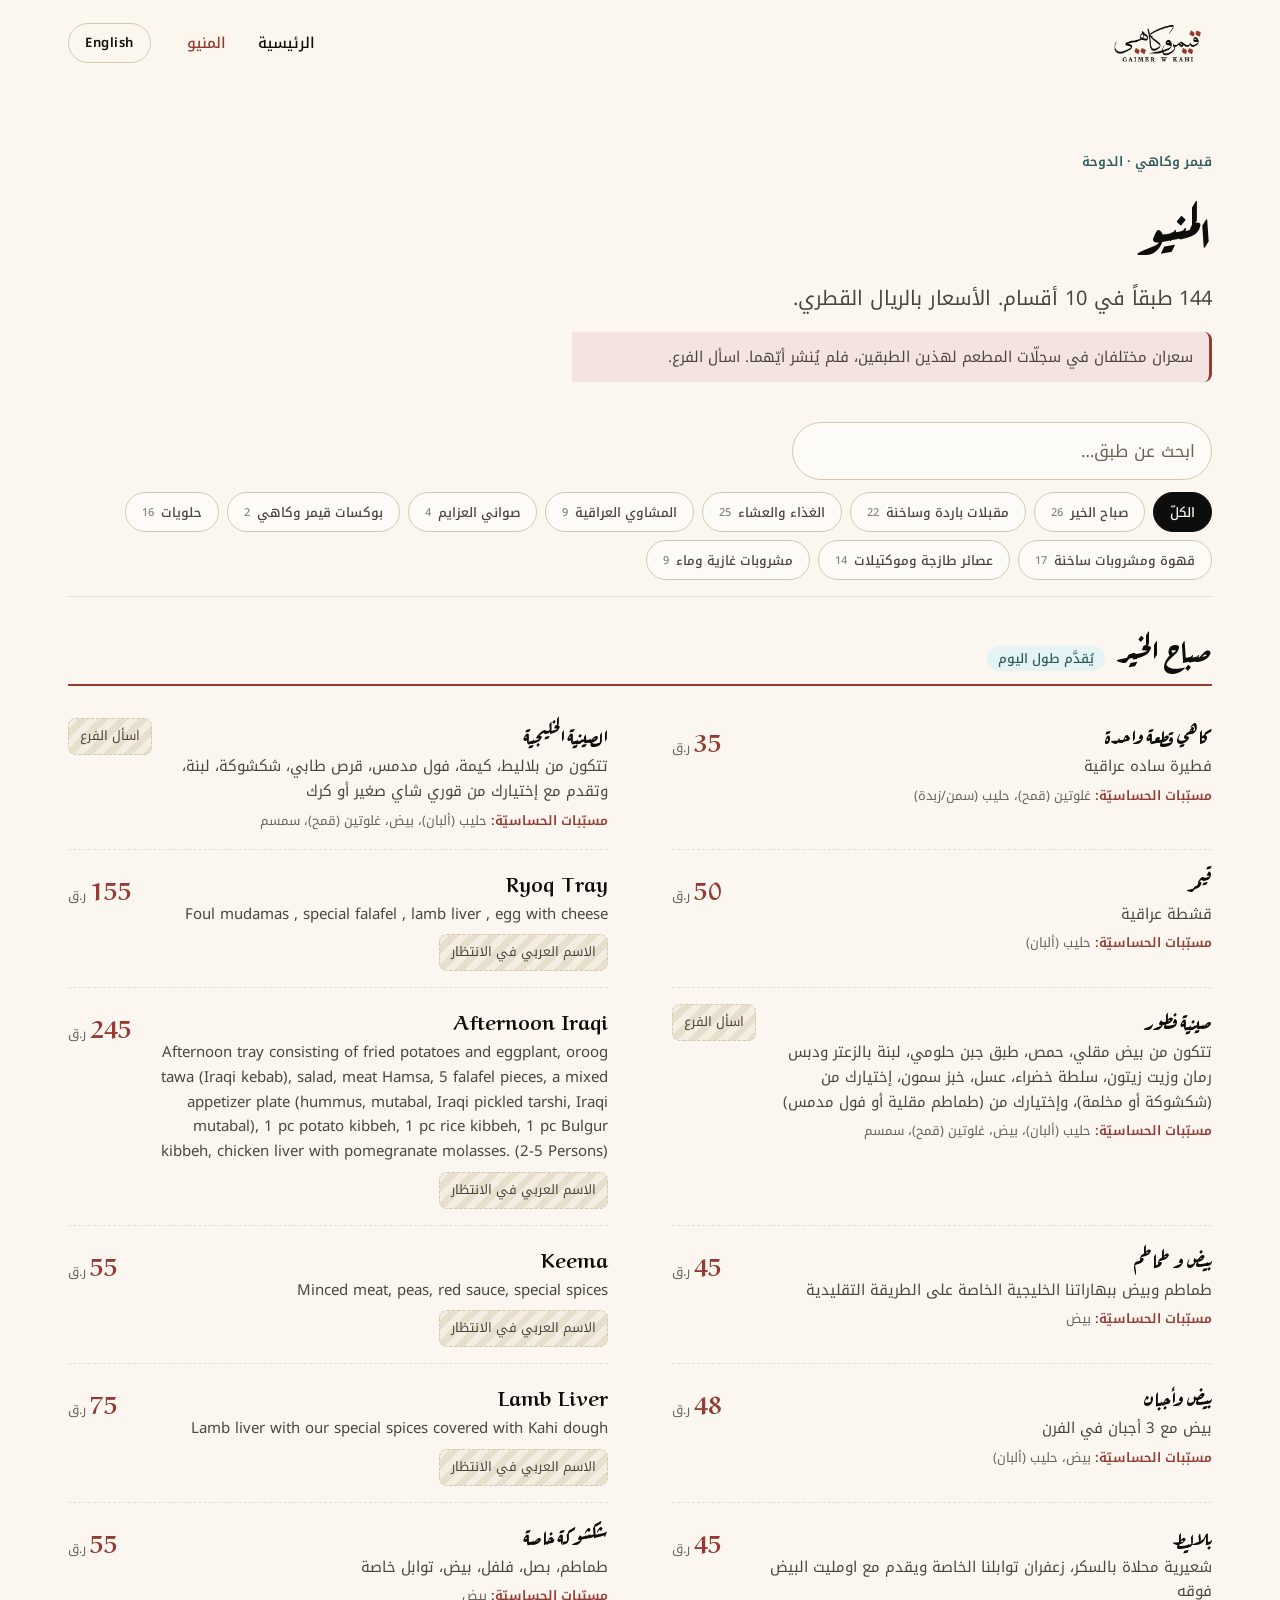
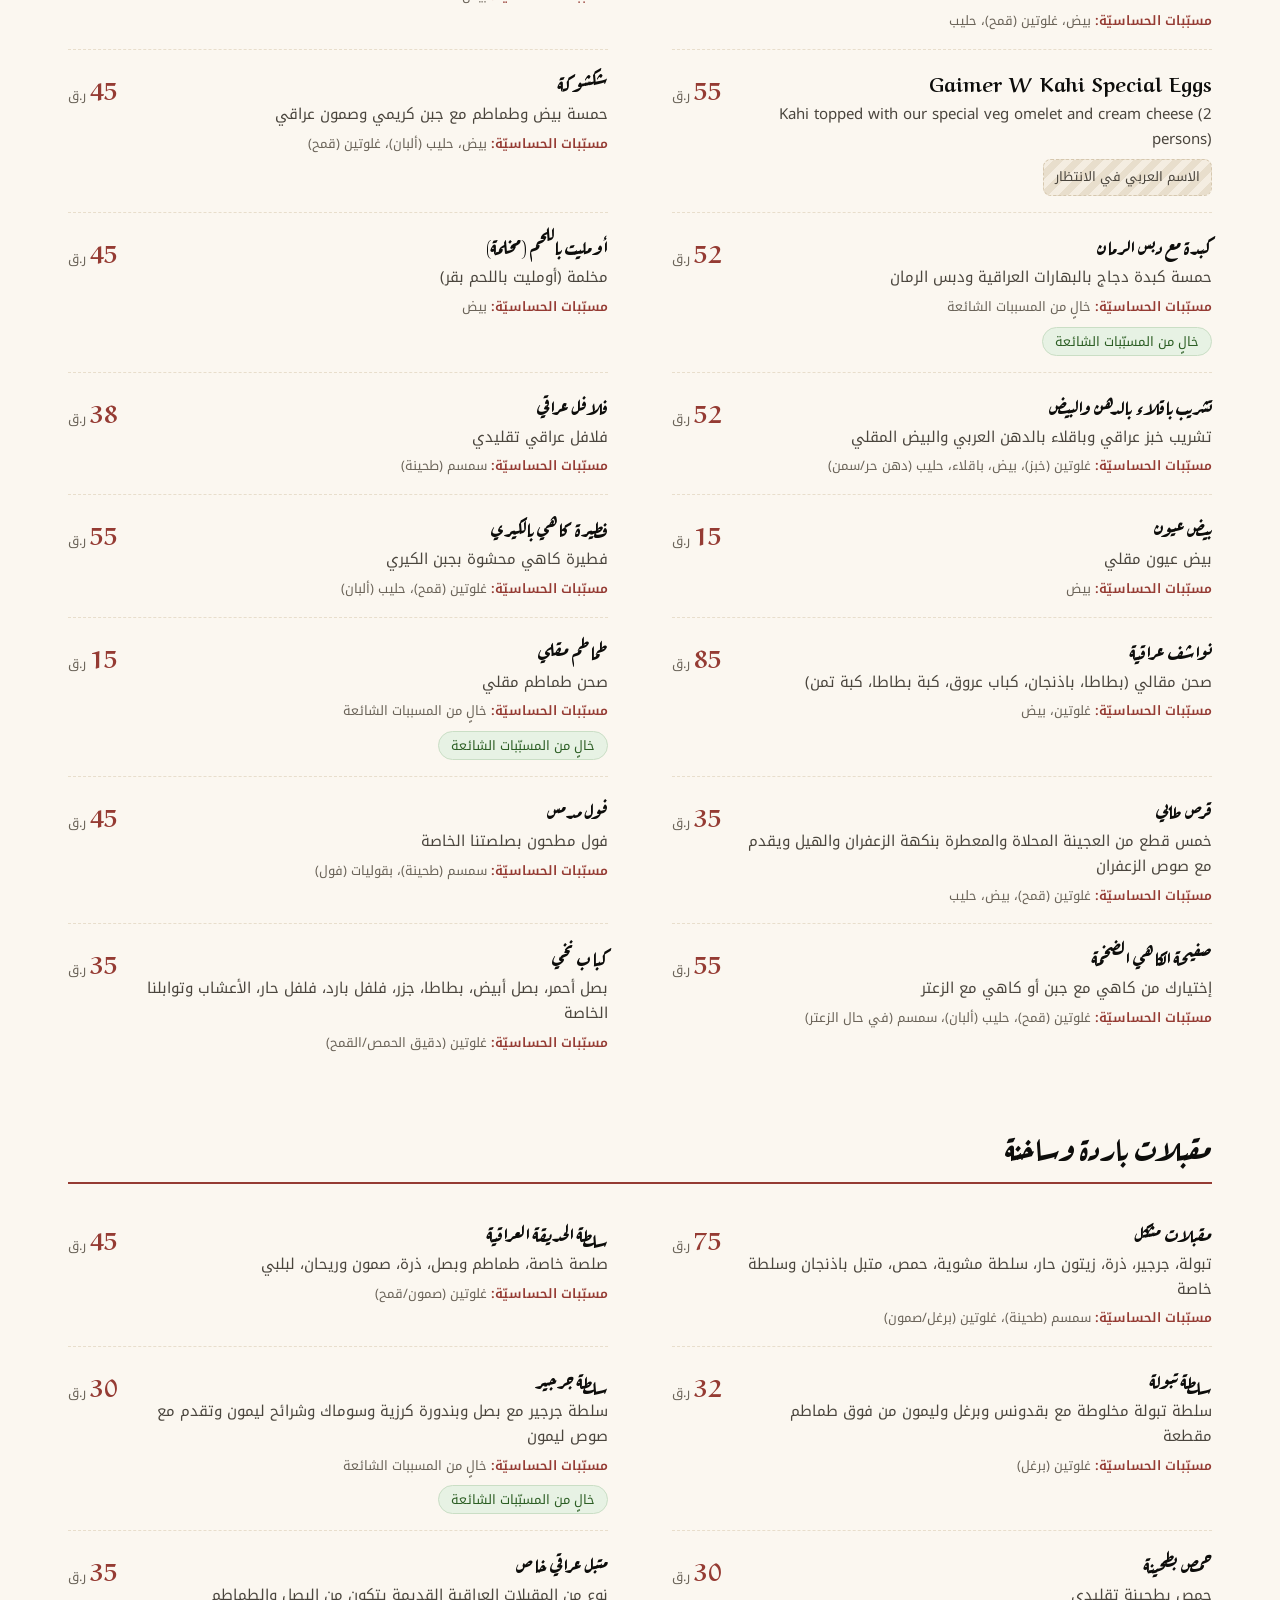
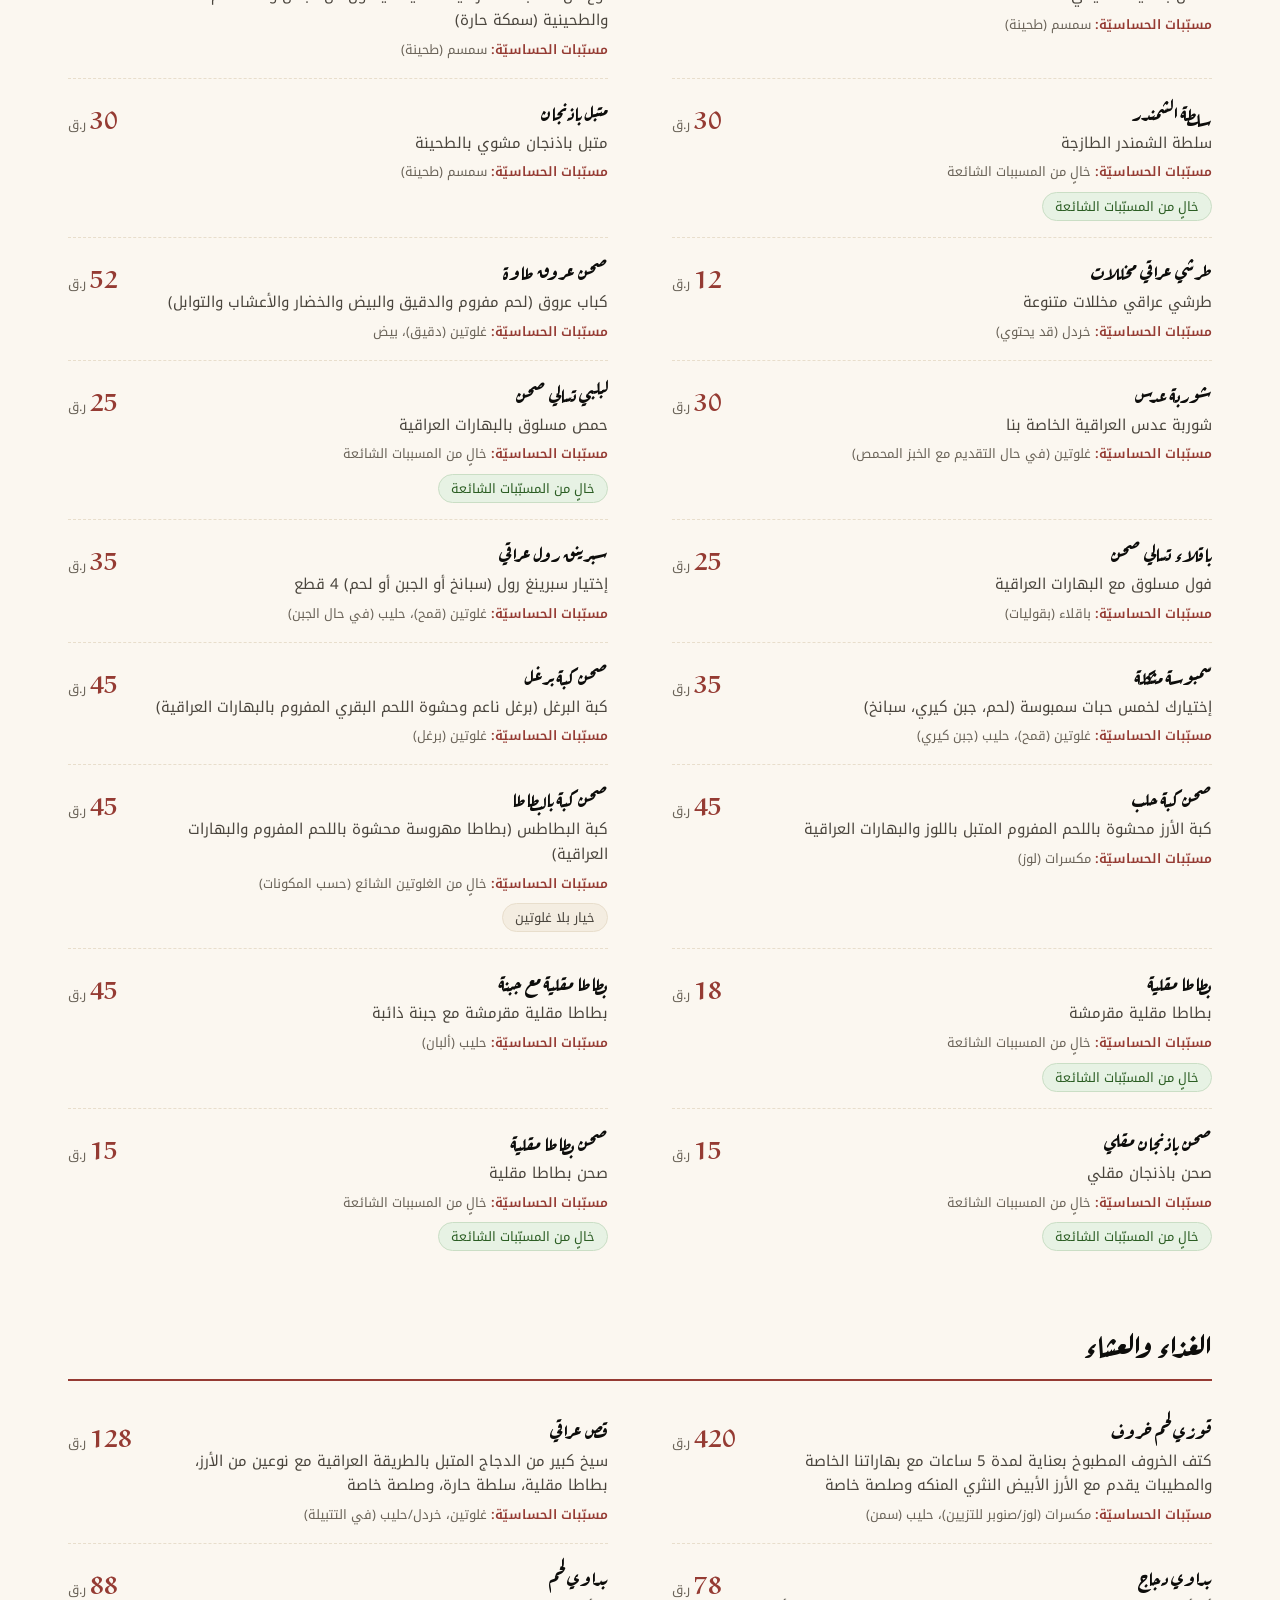
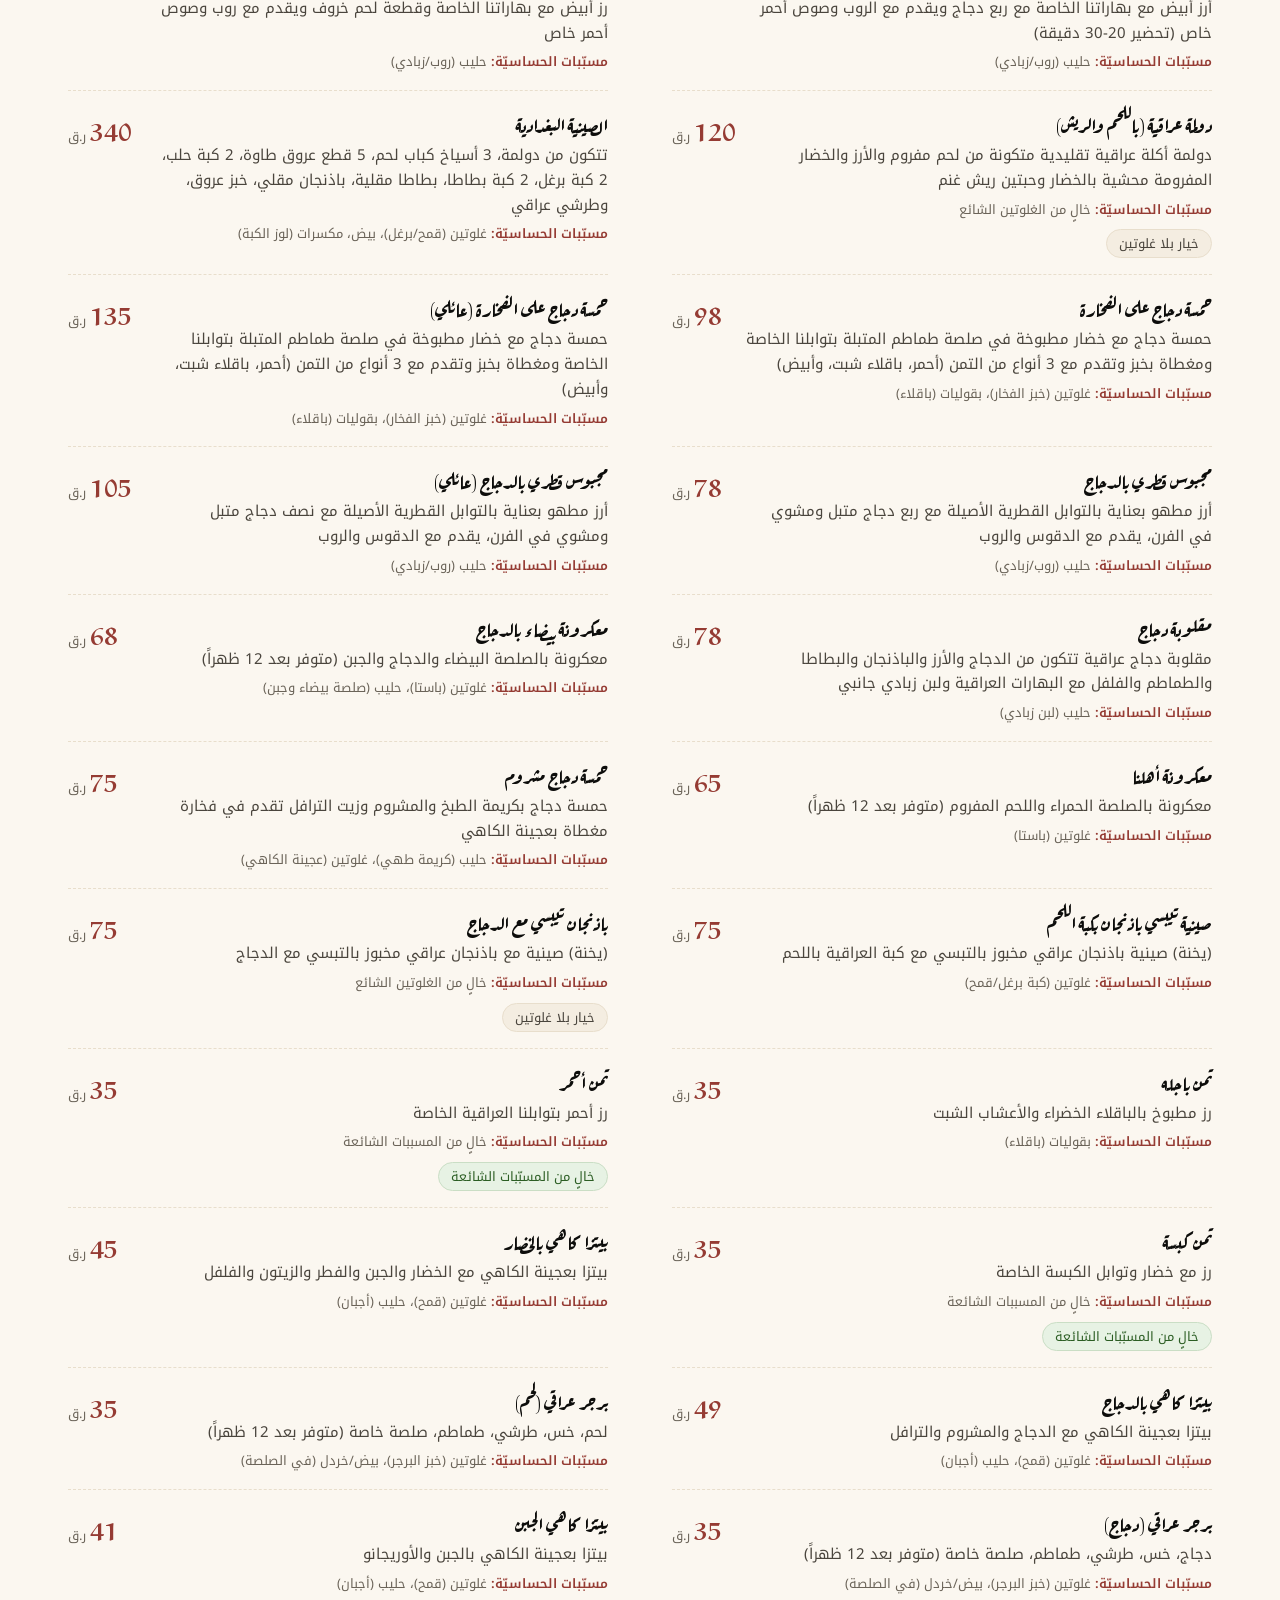
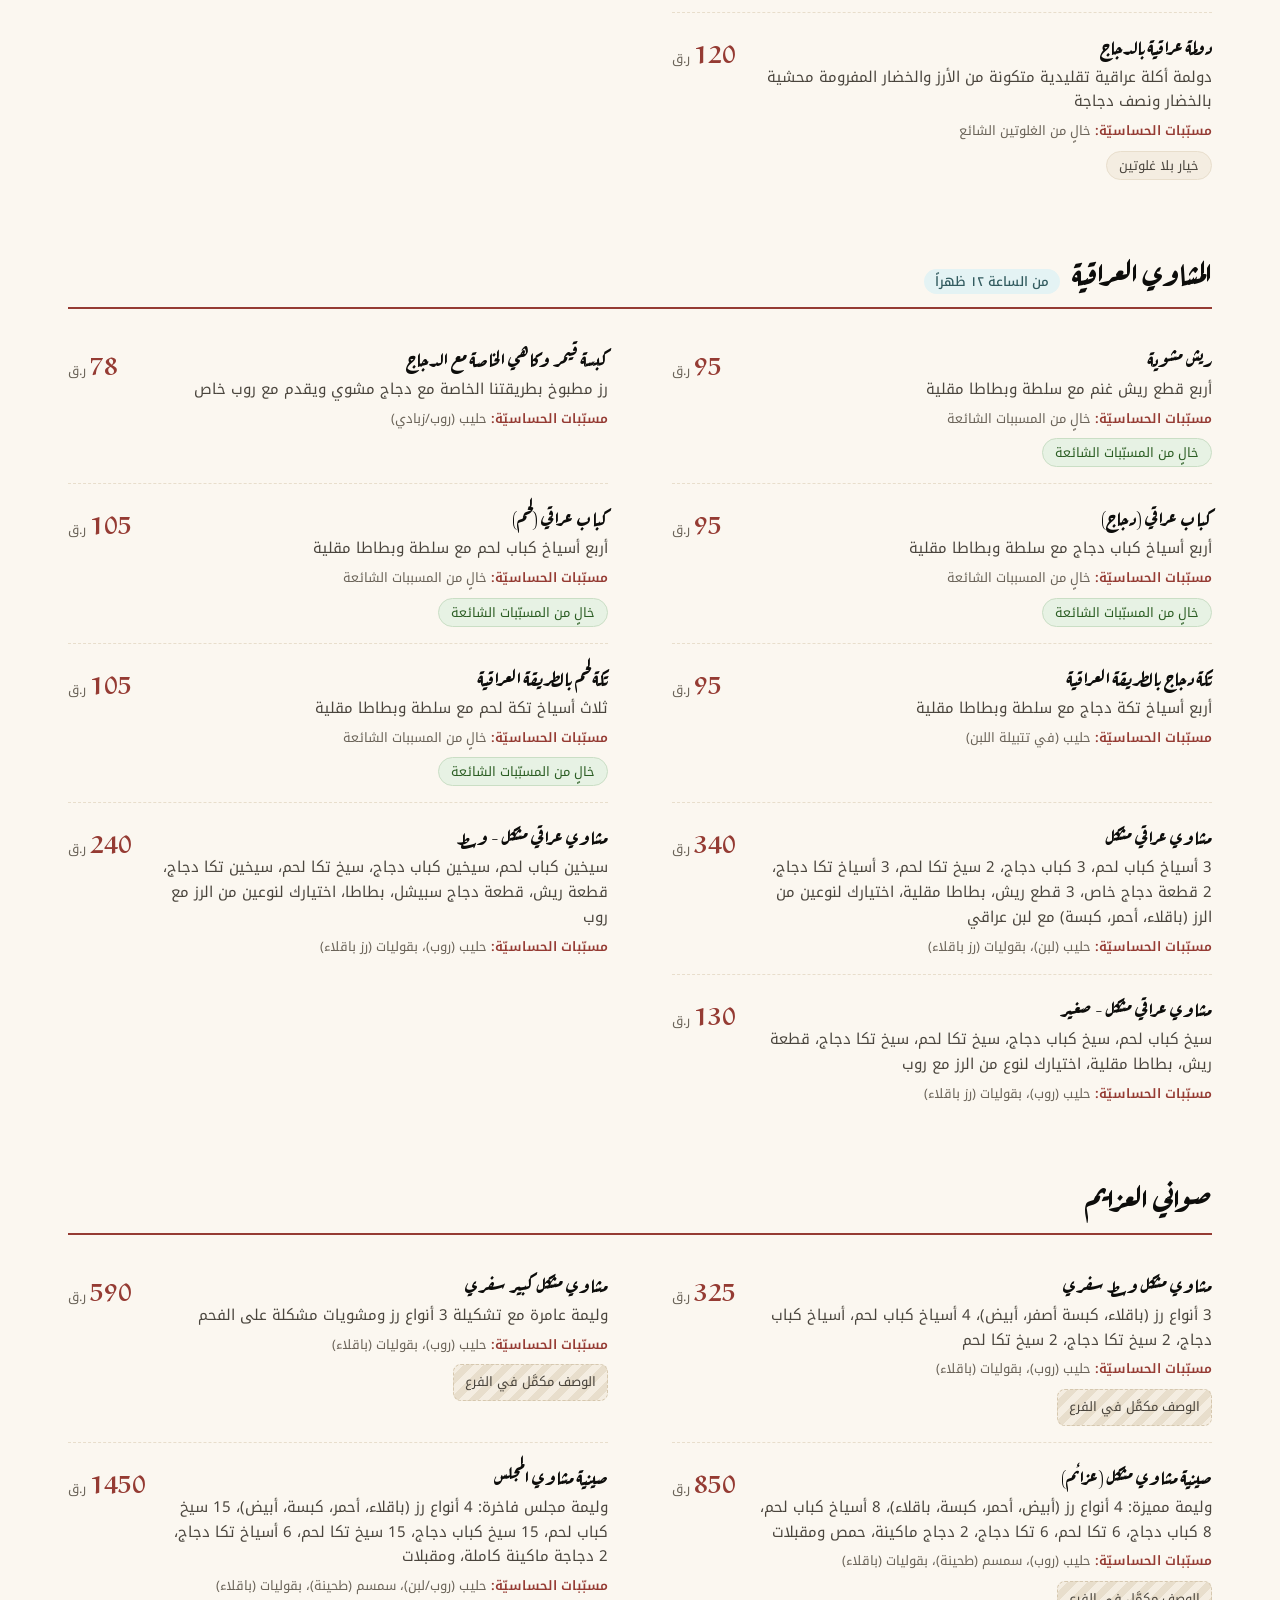
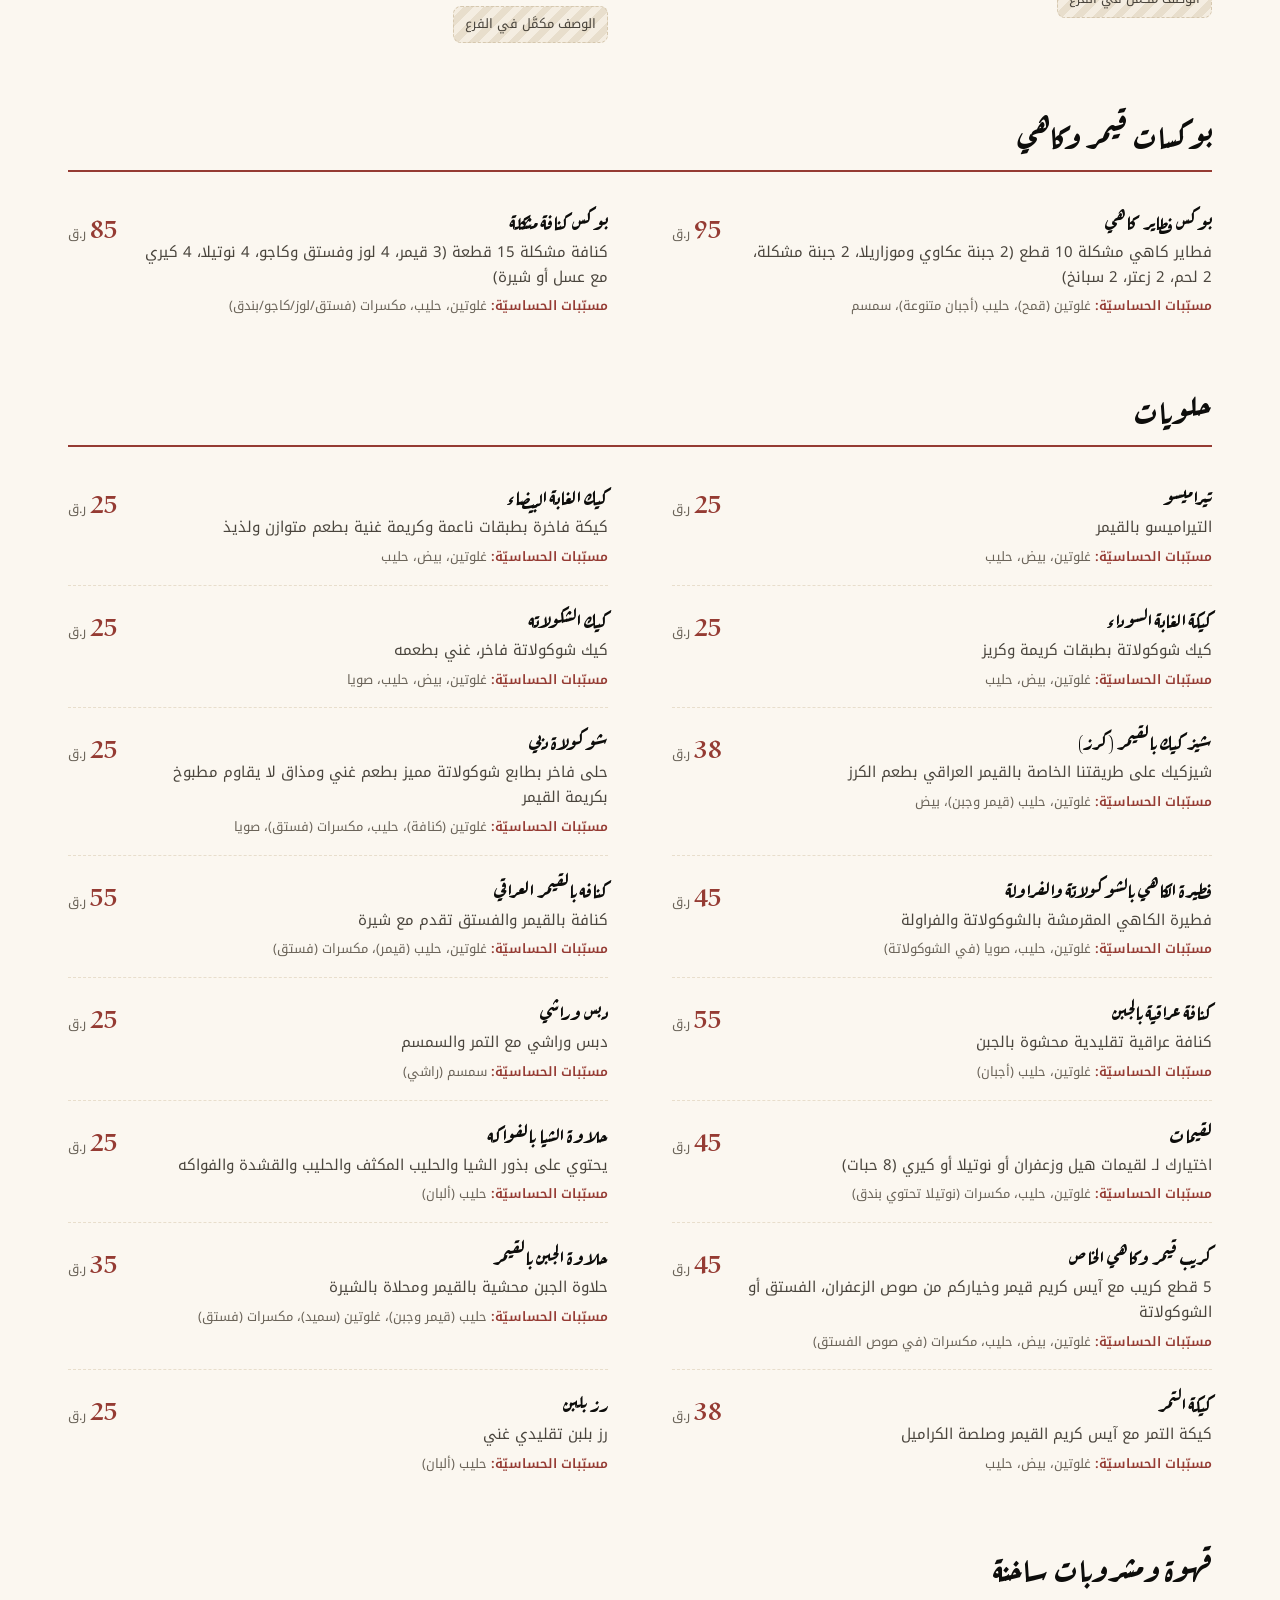
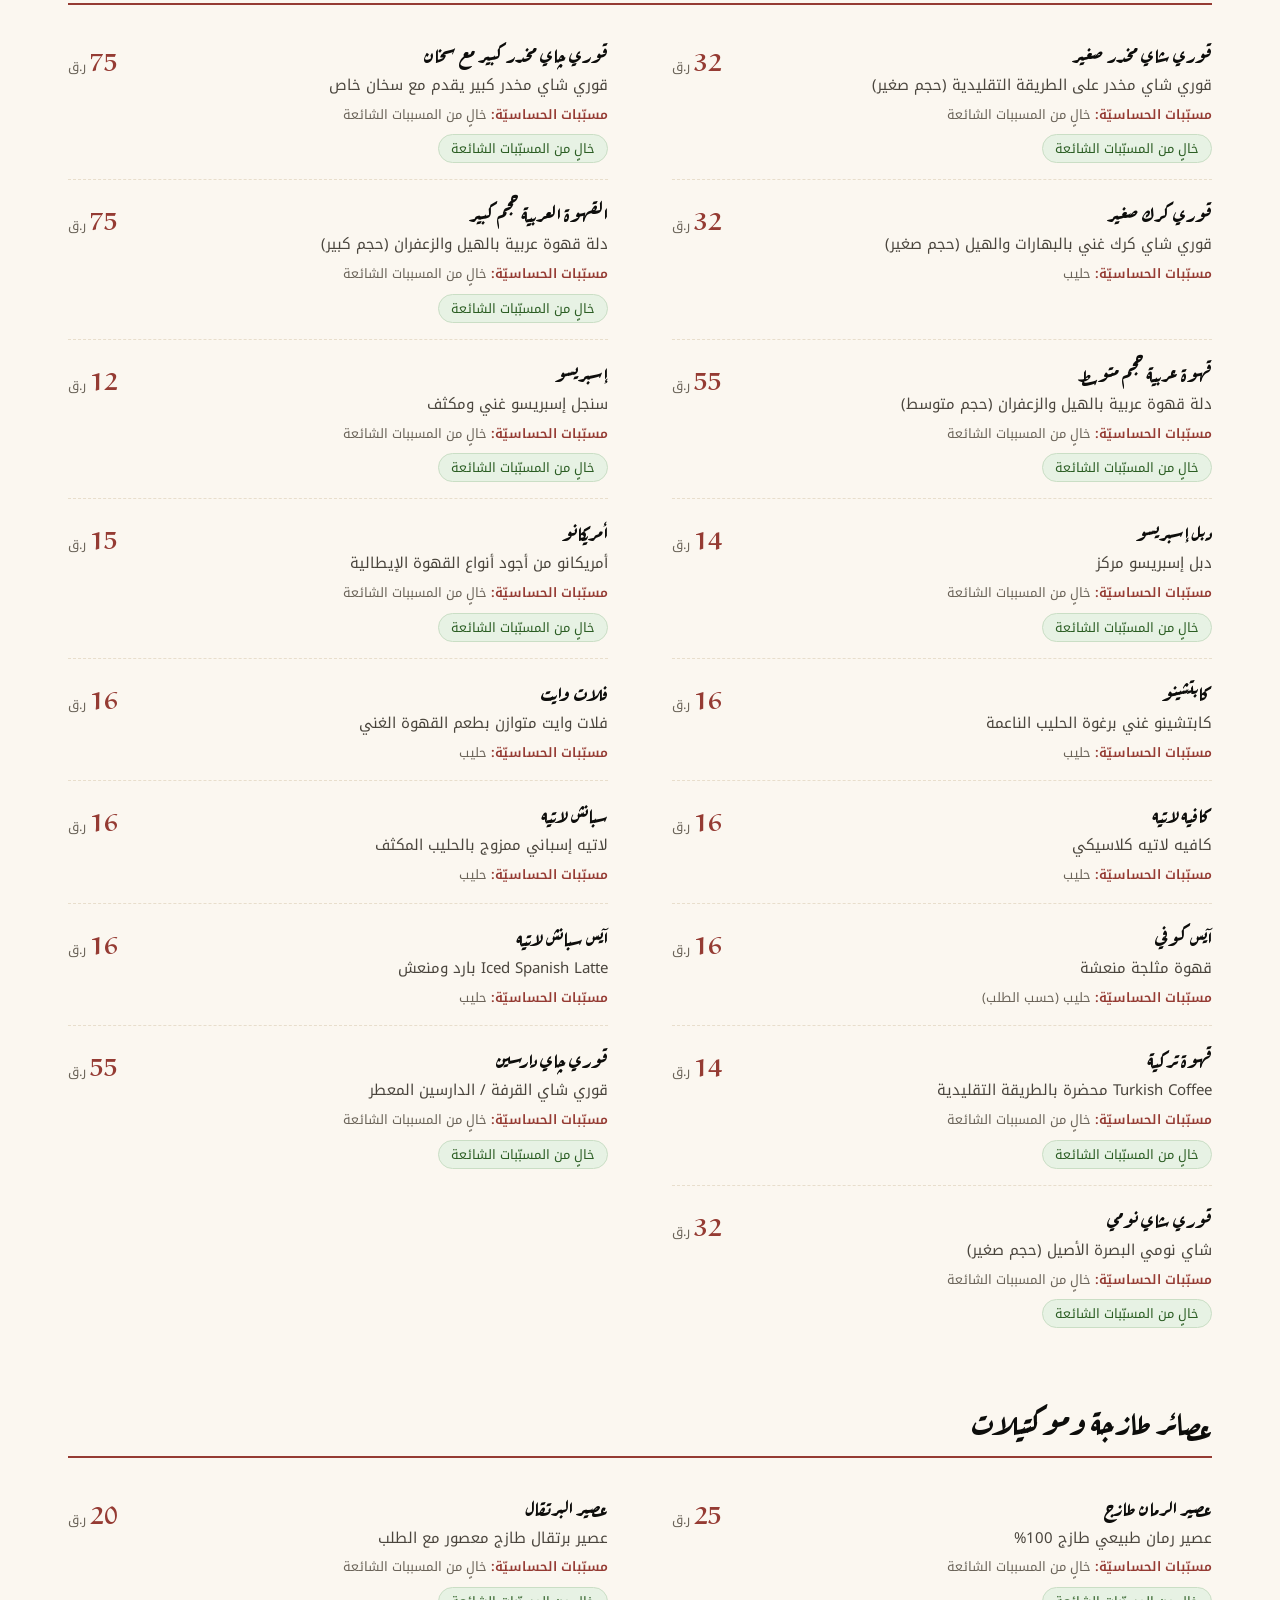
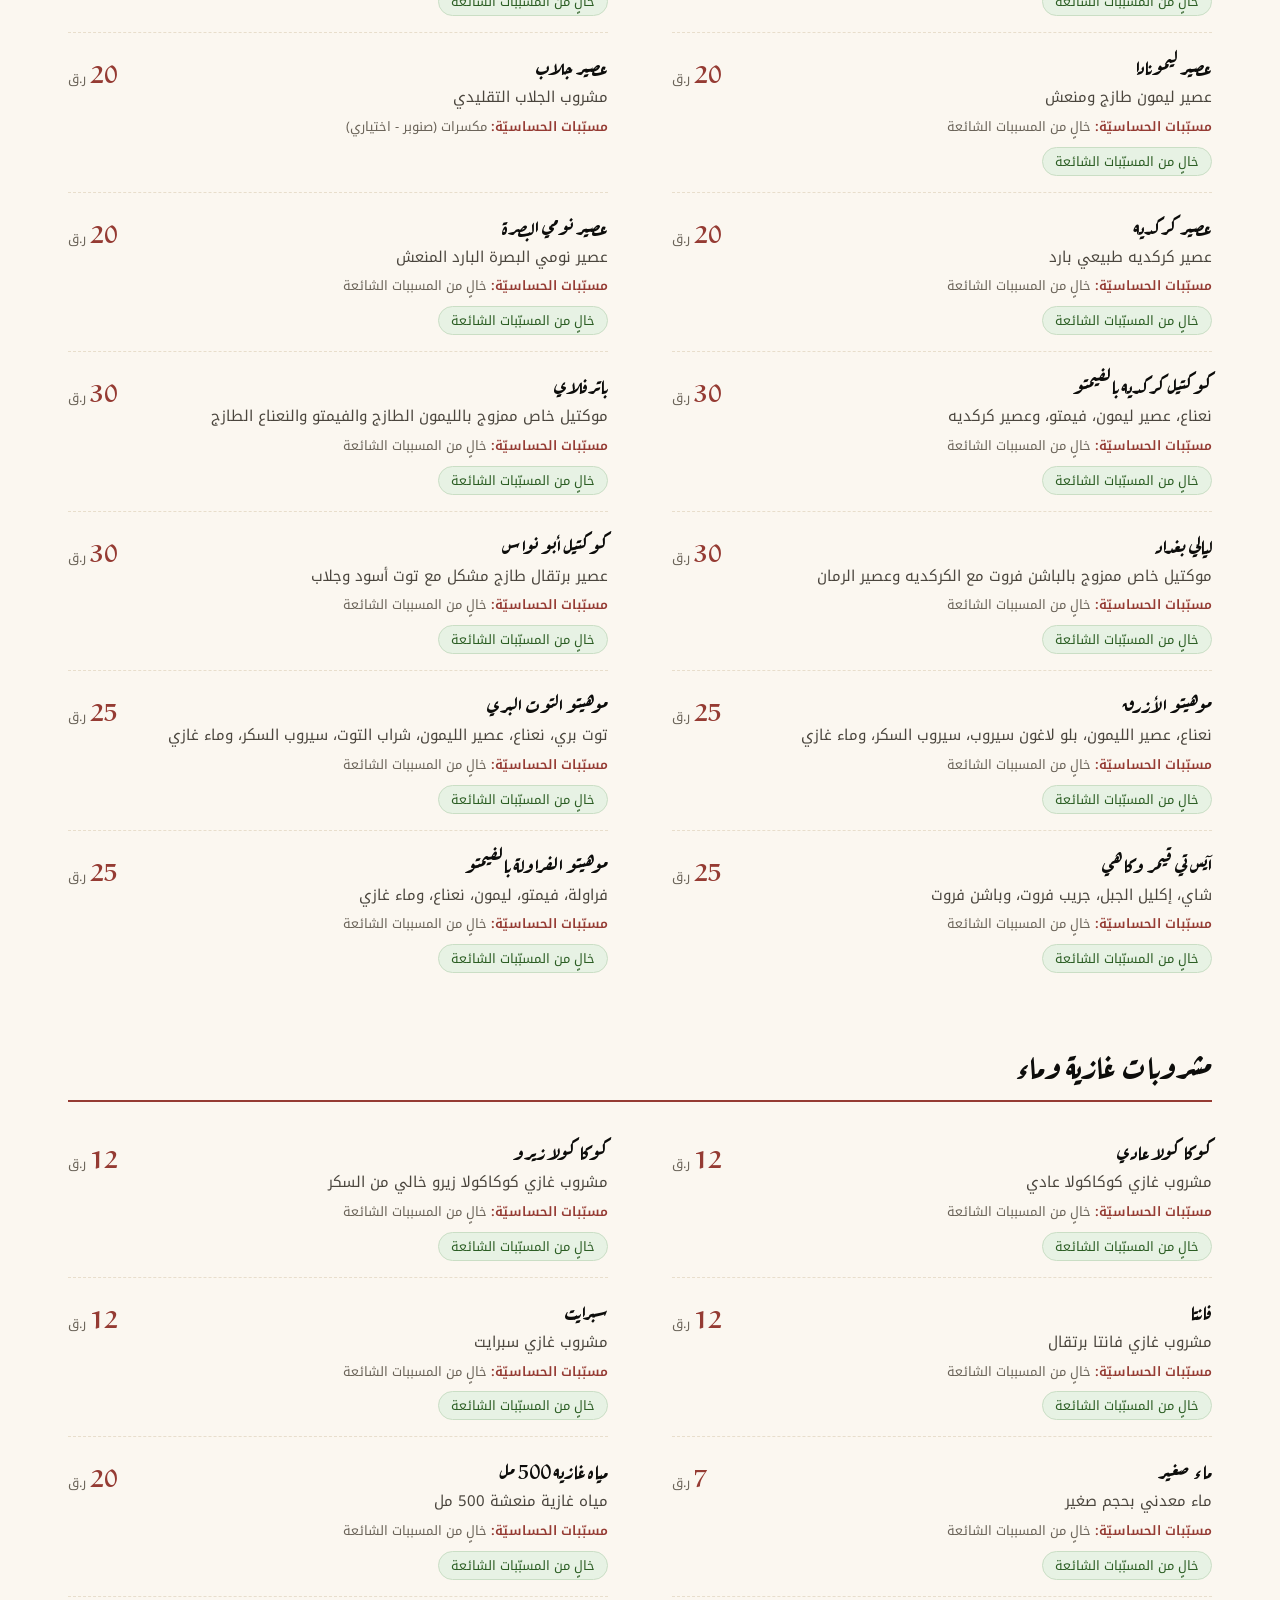
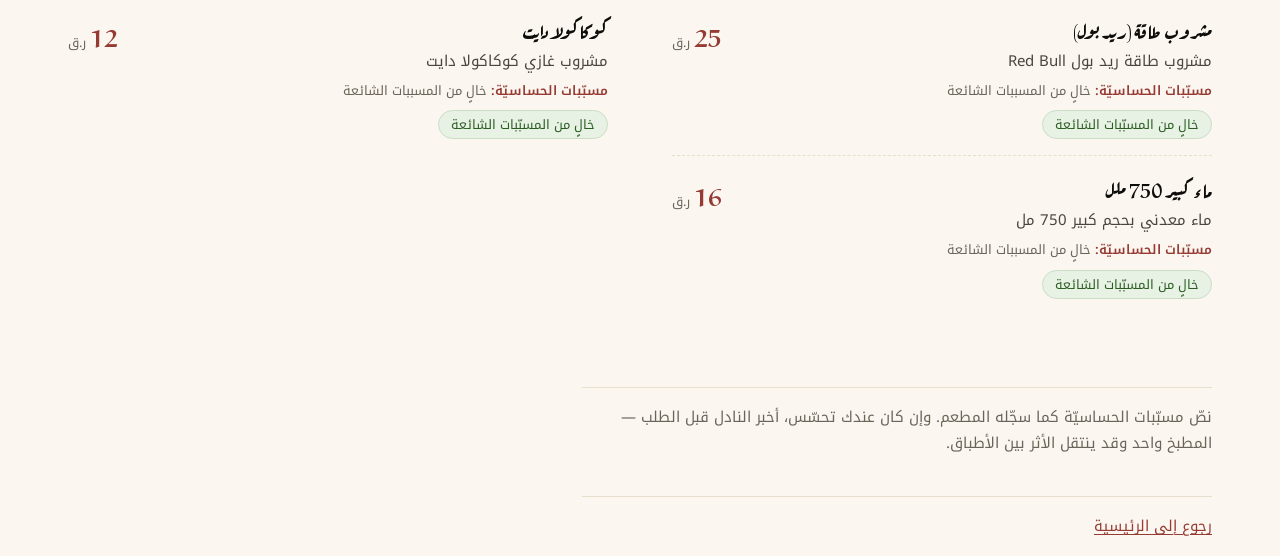
<file: menu.html>
<!doctype html>
<html lang="ar" dir="rtl">
<head>
<meta charset="utf-8">
<meta name="viewport" content="width=device-width, initial-scale=1">
<title>المنيو — قيمر وكاهي</title>
<meta name="description" content="منيو قيمر وكاهي: 144 طبقاً في 10 أقسام، بالأسعار ومسبّبات الحساسيّة. مطعم خليجي عراقي في الدوحة.">
<!-- ⚠ مُولَّدٌ آلياً من data/menu.json بـ.kiro/tools/build_menu_page.py
     لا يُحرَّر بيدٍ: التحريرُ يضيع في أوّلِ إعادةِ بناء. -->
<link rel="alternate" hreflang="ar" href="./menu.html">
<link rel="alternate" hreflang="en" href="en/menu.html">
<link rel="icon" href="assets/img/logo.png">
<link rel="stylesheet" href="assets/css/tokens.css?v=2">
<link rel="stylesheet" href="assets/css/base.css?v=2">
<link rel="stylesheet" href="assets/css/layout.css?v=2">
<link rel="stylesheet" href="assets/css/menu.css?v=2">
</head>
<body>
<a class="skip" href="#menu">الرئيسية</a>

<header class="hdr">
  <div class="wrap hdr__in">
    <a class="hdr__logo" href="index.html" aria-label="الرئيسية">
      <img src="assets/img/logo.png" alt="Gaimer W Kahi" width="711" height="351">
    </a>
    <nav class="nav" aria-label="انتقل إلى قسم">
      <a href="index.html">الرئيسية</a>
      <a href="menu.html" aria-current="page">المنيو</a>
    </nav>
    <div class="hdr__side">
      <a class="lang" href="en/menu.html" lang="en" hreflang="en">English</a>
    </div>
  </div>
</header>

<main id="menu">
  <div class="wrap">
    <div class="mhead">
      <p class="eyebrow">قيمر وكاهي · الدوحة</p>
      <h1>المنيو</h1>
      <p class="mhead__lede">144 طبقاً في 10 أقسام. الأسعار بالريال القطري.</p>
      <p class="mhead__note">سعران مختلفان في سجلّات المطعم لهذين الطبقين، فلم يُنشر أيّهما. اسأل الفرع.</p>
    </div>

    <div class="mtools">
      <label class="sr-only" for="q">ابحث في المنيو</label>
      <input id="q" class="msearch" type="search" placeholder="ابحث عن طبق…"
             autocomplete="off">
      <div class="chips" id="chips"><button class="chip is-on" data-sec="all" type="button">الكلّ</button><button class="chip" data-sec="breakfast" type="button">صباح الخير <span class="num">26</span></button><button class="chip" data-sec="appetizer-cold-and-hot" type="button">مقبلات باردة وساخنة <span class="num">22</span></button><button class="chip" data-sec="lunch-and-dinner" type="button">الغذاء والعشاء <span class="num">25</span></button><button class="chip" data-sec="iraqi-grill" type="button">المشاوي العراقية <span class="num">9</span></button><button class="chip" data-sec="banquet-trays" type="button">صواني العزايم <span class="num">4</span></button><button class="chip" data-sec="gaimer-w-kahi-boxes" type="button">بوكسات قيمر وكاهي <span class="num">2</span></button><button class="chip" data-sec="pastry" type="button">حلويات <span class="num">16</span></button><button class="chip" data-sec="hot-drinks-and-coffee" type="button">قهوة ومشروبات ساخنة <span class="num">17</span></button><button class="chip" data-sec="fresh-juices-and-mocktails" type="button">عصائر طازجة وموكتيلات <span class="num">14</span></button><button class="chip" data-sec="soft-drinks-and-water" type="button">مشروبات غازية وماء <span class="num">9</span></button></div>
    </div>

    <p class="mnone" id="none" hidden>لا طبقَ يطابق بحثك.</p>

<section class="ms" id="breakfast" data-sec="breakfast">
  <h2 class="ms__h">صباح الخير <em class="ms__note">يُقدَّم طول اليوم</em></h2>
  <ul class="ms__l">
<li class="mi" data-name="كاهي قطعة واحدة kahi">
  <div class="mi__b"><h3 class="mi__n">كاهي قطعة واحدة</h3><p class="mi__d">فطيرة ساده عراقية</p><p class="mi__a"><span>مسبّبات الحساسيّة:</span> غلوتين (قمح)، حليب (سمن/زبدة)</p></div>
  <span class="mi__p price">35 <small>ر.ق</small></span>
</li>
<li class="mi" data-name="الصينية الخليجية khalidji tray">
  <div class="mi__b"><h3 class="mi__n">الصينية الخليجية</h3><p class="mi__d">تتكون من بلاليط، كيمة، فول مدمس، قرص طابي، شكشوكة، لبنة، وتقدم مع إختيارك من قوري شاي صغير أو كرك</p><p class="mi__a"><span>مسبّبات الحساسيّة:</span> حليب (ألبان)، بيض، غلوتين (قمح)، سمسم</p></div>
  <span class="pending">اسأل الفرع</span>
</li>
<li class="mi" data-name="قيمر gaimer">
  <div class="mi__b"><h3 class="mi__n">قيمر</h3><p class="mi__d">قشطة عراقية</p><p class="mi__a"><span>مسبّبات الحساسيّة:</span> حليب (ألبان)</p></div>
  <span class="mi__p price">50 <small>ر.ق</small></span>
</li>
<li class="mi" data-name="ryoq tray ryoq tray">
  <div class="mi__b"><h3 class="mi__n" lang=en dir=ltr>Ryoq Tray</h3><p class="mi__d">Foul mudamas , special falafel , lamb liver , egg with cheese</p><div class="mi__t"><span class="pending">الاسم العربي في الانتظار</span></div></div>
  <span class="mi__p price">155 <small>ر.ق</small></span>
</li>
<li class="mi" data-name="صينية فطور breakfast tray">
  <div class="mi__b"><h3 class="mi__n">صينية فطور</h3><p class="mi__d">تتكون من بيض مقلي، حمص، طبق جبن حلومي، لبنة بالزعتر ودبس رمان وزيت زيتون، سلطة خضراء، عسل، خبز سمون، إختيارك من (شكشوكة أو مخلمة)، وإختيارك من (طماطم مقلية أو فول مدمس)</p><p class="mi__a"><span>مسبّبات الحساسيّة:</span> حليب (ألبان)، بيض، غلوتين (قمح)، سمسم</p></div>
  <span class="pending">اسأل الفرع</span>
</li>
<li class="mi" data-name="afternoon iraqi afternoon iraqi">
  <div class="mi__b"><h3 class="mi__n" lang=en dir=ltr>Afternoon Iraqi</h3><p class="mi__d">Afternoon tray consisting of fried potatoes and eggplant, oroog tawa (Iraqi kebab), salad, meat Hamsa, 5 falafel pieces, a mixed appetizer plate (hummus, mutabal, Iraqi pickled tarshi, Iraqi mutabal), 1 pc potato kibbeh, 1 pc rice kibbeh, 1 pc Bulgur kibbeh, chicken liver with pomegranate molasses. (2-5 Persons)</p><div class="mi__t"><span class="pending">الاسم العربي في الانتظار</span></div></div>
  <span class="mi__p price">245 <small>ر.ق</small></span>
</li>
<li class="mi" data-name="بيض و طماطم eggs and tomato">
  <div class="mi__b"><h3 class="mi__n">بيض و طماطم</h3><p class="mi__d">طماطم وبيض ببهاراتنا الخليجية الخاصة على الطريقة التقليدية</p><p class="mi__a"><span>مسبّبات الحساسيّة:</span> بيض</p></div>
  <span class="mi__p price">45 <small>ر.ق</small></span>
</li>
<li class="mi" data-name="keema keema">
  <div class="mi__b"><h3 class="mi__n" lang=en dir=ltr>Keema</h3><p class="mi__d">Minced meat, peas, red sauce, special spices</p><div class="mi__t"><span class="pending">الاسم العربي في الانتظار</span></div></div>
  <span class="mi__p price">55 <small>ر.ق</small></span>
</li>
<li class="mi" data-name="بيض وأجبان egg with cheese">
  <div class="mi__b"><h3 class="mi__n">بيض وأجبان</h3><p class="mi__d">بيض مع 3 أجبان في الفرن</p><p class="mi__a"><span>مسبّبات الحساسيّة:</span> بيض، حليب (ألبان)</p></div>
  <span class="mi__p price">48 <small>ر.ق</small></span>
</li>
<li class="mi" data-name="lamb liver lamb liver">
  <div class="mi__b"><h3 class="mi__n" lang=en dir=ltr>Lamb Liver</h3><p class="mi__d">Lamb liver with our special spices covered with Kahi dough</p><div class="mi__t"><span class="pending">الاسم العربي في الانتظار</span></div></div>
  <span class="mi__p price">75 <small>ر.ق</small></span>
</li>
<li class="mi" data-name="بلاليط balaleet">
  <div class="mi__b"><h3 class="mi__n">بلاليط</h3><p class="mi__d">شعيرية محلاة بالسكر، زعفران توابلنا الخاصة ويقدم مع اومليت البيض فوقه</p><p class="mi__a"><span>مسبّبات الحساسيّة:</span> بيض، غلوتين (قمح)، حليب</p></div>
  <span class="mi__p price">45 <small>ر.ق</small></span>
</li>
<li class="mi" data-name="شكشوكة خاصة special shakshouka">
  <div class="mi__b"><h3 class="mi__n">شكشوكة خاصة</h3><p class="mi__d">طماطم، بصل، فلفل، بيض، توابل خاصة</p><p class="mi__a"><span>مسبّبات الحساسيّة:</span> بيض</p></div>
  <span class="mi__p price">55 <small>ر.ق</small></span>
</li>
<li class="mi" data-name="gaimer w kahi special eggs gaimer w kahi special eggs">
  <div class="mi__b"><h3 class="mi__n" lang=en dir=ltr>Gaimer W Kahi Special Eggs</h3><p class="mi__d">Kahi topped with our special veg omelet and cream cheese (2 persons)</p><div class="mi__t"><span class="pending">الاسم العربي في الانتظار</span></div></div>
  <span class="mi__p price">55 <small>ر.ق</small></span>
</li>
<li class="mi" data-name="شكشوكة shakshuka">
  <div class="mi__b"><h3 class="mi__n">شكشوكة</h3><p class="mi__d">حمسة بيض وطماطم مع جبن كريمي وصمون عراقي</p><p class="mi__a"><span>مسبّبات الحساسيّة:</span> بيض، حليب (ألبان)، غلوتين (قمح)</p></div>
  <span class="mi__p price">45 <small>ر.ق</small></span>
</li>
<li class="mi" data-name="كبدة مع دبس الرمان chicken liver with pomegranate">
  <div class="mi__b"><h3 class="mi__n">كبدة مع دبس الرمان</h3><p class="mi__d">حمسة كبدة دجاج بالبهارات العراقية ودبس الرمان</p><p class="mi__a"><span>مسبّبات الحساسيّة:</span> خالٍ من المسببات الشائعة</p><div class="mi__t"><span class="tag tag--veg">خالٍ من المسبّبات الشائعة</span></div></div>
  <span class="mi__p price">52 <small>ر.ق</small></span>
</li>
<li class="mi" data-name="أومليت باللحم (مخلمة) makhlama">
  <div class="mi__b"><h3 class="mi__n">أومليت باللحم (مخلمة)</h3><p class="mi__d">مخلمة (أومليت باللحم بقر)</p><p class="mi__a"><span>مسبّبات الحساسيّة:</span> بيض</p></div>
  <span class="mi__p price">45 <small>ر.ق</small></span>
</li>
<li class="mi" data-name="تشريب باقلاء بالدهن والبيض tashreeb with egg">
  <div class="mi__b"><h3 class="mi__n">تشريب باقلاء بالدهن والبيض</h3><p class="mi__d">تشريب خبز عراقي وباقلاء بالدهن العربي والبيض المقلي</p><p class="mi__a"><span>مسبّبات الحساسيّة:</span> غلوتين (خبز)، بيض، باقلاء، حليب (دهن حر/سمن)</p></div>
  <span class="mi__p price">52 <small>ر.ق</small></span>
</li>
<li class="mi" data-name="فلافل عراقي iraqi falafel">
  <div class="mi__b"><h3 class="mi__n">فلافل عراقي</h3><p class="mi__d">فلافل عراقي تقليدي</p><p class="mi__a"><span>مسبّبات الحساسيّة:</span> سمسم (طحينة)</p></div>
  <span class="mi__p price">38 <small>ر.ق</small></span>
</li>
<li class="mi" data-name="بيض عيون fried egg">
  <div class="mi__b"><h3 class="mi__n">بيض عيون</h3><p class="mi__d">بيض عيون مقلي</p><p class="mi__a"><span>مسبّبات الحساسيّة:</span> بيض</p></div>
  <span class="mi__p price">15 <small>ر.ق</small></span>
</li>
<li class="mi" data-name="فطيرة كاهي بالكيري kiri kahi puff">
  <div class="mi__b"><h3 class="mi__n">فطيرة كاهي بالكيري</h3><p class="mi__d">فطيرة كاهي محشوة بجبن الكيري</p><p class="mi__a"><span>مسبّبات الحساسيّة:</span> غلوتين (قمح)، حليب (ألبان)</p></div>
  <span class="mi__p price">55 <small>ر.ق</small></span>
</li>
<li class="mi" data-name="نواشف عراقية iraqi nawashef platter">
  <div class="mi__b"><h3 class="mi__n">نواشف عراقية</h3><p class="mi__d">صحن مقالي (بطاطا، باذنجان، كباب عروق، كبة بطاطا، كبة تمن)</p><p class="mi__a"><span>مسبّبات الحساسيّة:</span> غلوتين، بيض</p></div>
  <span class="mi__p price">85 <small>ر.ق</small></span>
</li>
<li class="mi" data-name="طماطم مقلي fried tomatoes">
  <div class="mi__b"><h3 class="mi__n">طماطم مقلي</h3><p class="mi__d">صحن طماطم مقلي</p><p class="mi__a"><span>مسبّبات الحساسيّة:</span> خالٍ من المسببات الشائعة</p><div class="mi__t"><span class="tag tag--veg">خالٍ من المسبّبات الشائعة</span></div></div>
  <span class="mi__p price">15 <small>ر.ق</small></span>
</li>
<li class="mi" data-name="قرص طابي gors tabi (crepes)">
  <div class="mi__b"><h3 class="mi__n">قرص طابي</h3><p class="mi__d">خمس قطع من العجينة المحلاة والمعطرة بنكهة الزعفران والهيل ويقدم مع صوص الزعفران</p><p class="mi__a"><span>مسبّبات الحساسيّة:</span> غلوتين (قمح)، بيض، حليب</p></div>
  <span class="mi__p price">35 <small>ر.ق</small></span>
</li>
<li class="mi" data-name="فول مدمس foul mudames">
  <div class="mi__b"><h3 class="mi__n">فول مدمس</h3><p class="mi__d">فول مطحون بصلصتنا الخاصة</p><p class="mi__a"><span>مسبّبات الحساسيّة:</span> سمسم (طحينة)، بقوليات (فول)</p></div>
  <span class="mi__p price">45 <small>ر.ق</small></span>
</li>
<li class="mi" data-name="صفيحة الكاهي الضخمة big kahi safiha">
  <div class="mi__b"><h3 class="mi__n">صفيحة الكاهي الضخمة</h3><p class="mi__d">إختيارك من كاهي مع جبن أو كاهي مع الزعتر</p><p class="mi__a"><span>مسبّبات الحساسيّة:</span> غلوتين (قمح)، حليب (ألبان)، سمسم (في حال الزعتر)</p></div>
  <span class="mi__p price">55 <small>ر.ق</small></span>
</li>
<li class="mi" data-name="كباب نخي kabab nakhi">
  <div class="mi__b"><h3 class="mi__n">كباب نخي</h3><p class="mi__d">بصل أحمر، بصل أبيض، بطاطا، جزر، فلفل بارد، فلفل حار، الأعشاب وتوابلنا الخاصة</p><p class="mi__a"><span>مسبّبات الحساسيّة:</span> غلوتين (دقيق الحمص/القمح)</p></div>
  <span class="mi__p price">35 <small>ر.ق</small></span>
</li>
  </ul>
</section><section class="ms" id="appetizer-cold-and-hot" data-sec="appetizer-cold-and-hot">
  <h2 class="ms__h">مقبلات باردة وساخنة </h2>
  <ul class="ms__l">
<li class="mi" data-name="مقبلات مشكل mix appetizer">
  <div class="mi__b"><h3 class="mi__n">مقبلات مشكل</h3><p class="mi__d">تبولة، جرجير، ذرة، زيتون حار، سلطة مشوية، حمص، متبل باذنجان وسلطة خاصة</p><p class="mi__a"><span>مسبّبات الحساسيّة:</span> سمسم (طحينة)، غلوتين (برغل/صمون)</p></div>
  <span class="mi__p price">75 <small>ر.ق</small></span>
</li>
<li class="mi" data-name="سلطة الحديقة العراقية iraqi garden salad">
  <div class="mi__b"><h3 class="mi__n">سلطة الحديقة العراقية</h3><p class="mi__d">صلصة خاصة، طماطم وبصل، ذرة، صمون وريحان، لبلبي</p><p class="mi__a"><span>مسبّبات الحساسيّة:</span> غلوتين (صمون/قمح)</p></div>
  <span class="mi__p price">45 <small>ر.ق</small></span>
</li>
<li class="mi" data-name="سلطة تبولة tabboula salad">
  <div class="mi__b"><h3 class="mi__n">سلطة تبولة</h3><p class="mi__d">سلطة تبولة مخلوطة مع بقدونس وبرغل وليمون من فوق طماطم مقطعة</p><p class="mi__a"><span>مسبّبات الحساسيّة:</span> غلوتين (برغل)</p></div>
  <span class="mi__p price">32 <small>ر.ق</small></span>
</li>
<li class="mi" data-name="سلطة جرجير rocca salad">
  <div class="mi__b"><h3 class="mi__n">سلطة جرجير</h3><p class="mi__d">سلطة جرجير مع بصل وبندورة كرزية وسوماك وشرائح ليمون وتقدم مع صوص ليمون</p><p class="mi__a"><span>مسبّبات الحساسيّة:</span> خالٍ من المسببات الشائعة</p><div class="mi__t"><span class="tag tag--veg">خالٍ من المسبّبات الشائعة</span></div></div>
  <span class="mi__p price">30 <small>ر.ق</small></span>
</li>
<li class="mi" data-name="حمص بطحينة hummus">
  <div class="mi__b"><h3 class="mi__n">حمص بطحينة</h3><p class="mi__d">حمص بطحينة تقليدي</p><p class="mi__a"><span>مسبّبات الحساسيّة:</span> سمسم (طحينة)</p></div>
  <span class="mi__p price">30 <small>ر.ق</small></span>
</li>
<li class="mi" data-name="متبل عراقي خاص special iraqi mutabel">
  <div class="mi__b"><h3 class="mi__n">متبل عراقي خاص</h3><p class="mi__d">نوع من المقبلات العراقية القديمة يتكون من البصل والطماطم والطحينية (سمكة حارة)</p><p class="mi__a"><span>مسبّبات الحساسيّة:</span> سمسم (طحينة)</p></div>
  <span class="mi__p price">35 <small>ر.ق</small></span>
</li>
<li class="mi" data-name="سلطة الشمندر beetroot salad">
  <div class="mi__b"><h3 class="mi__n">سلطة الشمندر</h3><p class="mi__d">سلطة الشمندر الطازجة</p><p class="mi__a"><span>مسبّبات الحساسيّة:</span> خالٍ من المسببات الشائعة</p><div class="mi__t"><span class="tag tag--veg">خالٍ من المسبّبات الشائعة</span></div></div>
  <span class="mi__p price">30 <small>ر.ق</small></span>
</li>
<li class="mi" data-name="متبل باذنجان eggplant mutabel">
  <div class="mi__b"><h3 class="mi__n">متبل باذنجان</h3><p class="mi__d">متبل باذنجان مشوي بالطحينة</p><p class="mi__a"><span>مسبّبات الحساسيّة:</span> سمسم (طحينة)</p></div>
  <span class="mi__p price">30 <small>ر.ق</small></span>
</li>
<li class="mi" data-name="طرشي عراقي مخللات iraqi pickle">
  <div class="mi__b"><h3 class="mi__n">طرشي عراقي مخللات</h3><p class="mi__d">طرشي عراقي مخللات متنوعة</p><p class="mi__a"><span>مسبّبات الحساسيّة:</span> خردل (قد يحتوي)</p></div>
  <span class="mi__p price">12 <small>ر.ق</small></span>
</li>
<li class="mi" data-name="صحن عروق طاوة oroog">
  <div class="mi__b"><h3 class="mi__n">صحن عروق طاوة</h3><p class="mi__d">كباب عروق (لحم مفروم والدقيق والبيض والخضار والأعشاب والتوابل)</p><p class="mi__a"><span>مسبّبات الحساسيّة:</span> غلوتين (دقيق)، بيض</p></div>
  <span class="mi__p price">52 <small>ر.ق</small></span>
</li>
<li class="mi" data-name="شوربة عدس lentil soup">
  <div class="mi__b"><h3 class="mi__n">شوربة عدس</h3><p class="mi__d">شوربة عدس العراقية الخاصة بنا</p><p class="mi__a"><span>مسبّبات الحساسيّة:</span> غلوتين (في حال التقديم مع الخبز المحمص)</p></div>
  <span class="mi__p price">30 <small>ر.ق</small></span>
</li>
<li class="mi" data-name="لبلبي تسالي صحن boiled chickpeas">
  <div class="mi__b"><h3 class="mi__n">لبلبي تسالي صحن</h3><p class="mi__d">حمص مسلوق بالبهارات العراقية</p><p class="mi__a"><span>مسبّبات الحساسيّة:</span> خالٍ من المسببات الشائعة</p><div class="mi__t"><span class="tag tag--veg">خالٍ من المسبّبات الشائعة</span></div></div>
  <span class="mi__p price">25 <small>ر.ق</small></span>
</li>
<li class="mi" data-name="باقلاء تسالي صحن boiled bakela">
  <div class="mi__b"><h3 class="mi__n">باقلاء تسالي صحن</h3><p class="mi__d">فول مسلوق مع البهارات العراقية</p><p class="mi__a"><span>مسبّبات الحساسيّة:</span> باقلاء (بقوليات)</p></div>
  <span class="mi__p price">25 <small>ر.ق</small></span>
</li>
<li class="mi" data-name="سبرينق رول عراقي iraqi spring roll">
  <div class="mi__b"><h3 class="mi__n">سبرينق رول عراقي</h3><p class="mi__d">إختيار سبرينغ رول (سبانخ أو الجبن أو لحم) 4 قطع</p><p class="mi__a"><span>مسبّبات الحساسيّة:</span> غلوتين (قمح)، حليب (في حال الجبن)</p></div>
  <span class="mi__p price">35 <small>ر.ق</small></span>
</li>
<li class="mi" data-name="سمبوسة مشكلة samosa mix">
  <div class="mi__b"><h3 class="mi__n">سمبوسة مشكلة</h3><p class="mi__d">إختيارك لخمس حبات سمبوسة (لحم، جبن كيري، سبانخ)</p><p class="mi__a"><span>مسبّبات الحساسيّة:</span> غلوتين (قمح)، حليب (جبن كيري)</p></div>
  <span class="mi__p price">35 <small>ر.ق</small></span>
</li>
<li class="mi" data-name="صحن كبة برغل burgul kobba">
  <div class="mi__b"><h3 class="mi__n">صحن كبة برغل</h3><p class="mi__d">كبة البرغل (برغل ناعم وحشوة اللحم البقري المفروم بالبهارات العراقية)</p><p class="mi__a"><span>مسبّبات الحساسيّة:</span> غلوتين (برغل)</p></div>
  <span class="mi__p price">45 <small>ر.ق</small></span>
</li>
<li class="mi" data-name="صحن كبة حلب rice kobba">
  <div class="mi__b"><h3 class="mi__n">صحن كبة حلب</h3><p class="mi__d">كبة الأرز محشوة باللحم المفروم المتبل باللوز والبهارات العراقية</p><p class="mi__a"><span>مسبّبات الحساسيّة:</span> مكسرات (لوز)</p></div>
  <span class="mi__p price">45 <small>ر.ق</small></span>
</li>
<li class="mi" data-name="صحن كبة بالبطاطا potato kobba">
  <div class="mi__b"><h3 class="mi__n">صحن كبة بالبطاطا</h3><p class="mi__d">كبة البطاطس (بطاطا مهروسة محشوة باللحم المفروم والبهارات العراقية)</p><p class="mi__a"><span>مسبّبات الحساسيّة:</span> خالٍ من الغلوتين الشائع (حسب المكونات)</p><div class="mi__t"><span class="tag">خيار بلا غلوتين</span></div></div>
  <span class="mi__p price">45 <small>ر.ق</small></span>
</li>
<li class="mi" data-name="بطاطا مقلية french fries">
  <div class="mi__b"><h3 class="mi__n">بطاطا مقلية</h3><p class="mi__d">بطاطا مقلية مقرمشة</p><p class="mi__a"><span>مسبّبات الحساسيّة:</span> خالٍ من المسببات الشائعة</p><div class="mi__t"><span class="tag tag--veg">خالٍ من المسبّبات الشائعة</span></div></div>
  <span class="mi__p price">18 <small>ر.ق</small></span>
</li>
<li class="mi" data-name="بطاطا مقلية مع جبنة french fries with cheese">
  <div class="mi__b"><h3 class="mi__n">بطاطا مقلية مع جبنة</h3><p class="mi__d">بطاطا مقلية مقرمشة مع جبنة ذائبة</p><p class="mi__a"><span>مسبّبات الحساسيّة:</span> حليب (ألبان)</p></div>
  <span class="mi__p price">45 <small>ر.ق</small></span>
</li>
<li class="mi" data-name="صحن باذنجان مقلي fried eggplant">
  <div class="mi__b"><h3 class="mi__n">صحن باذنجان مقلي</h3><p class="mi__d">صحن باذنجان مقلي</p><p class="mi__a"><span>مسبّبات الحساسيّة:</span> خالٍ من المسببات الشائعة</p><div class="mi__t"><span class="tag tag--veg">خالٍ من المسبّبات الشائعة</span></div></div>
  <span class="mi__p price">15 <small>ر.ق</small></span>
</li>
<li class="mi" data-name="صحن بطاطا مقلية fried potatos">
  <div class="mi__b"><h3 class="mi__n">صحن بطاطا مقلية</h3><p class="mi__d">صحن بطاطا مقلية</p><p class="mi__a"><span>مسبّبات الحساسيّة:</span> خالٍ من المسببات الشائعة</p><div class="mi__t"><span class="tag tag--veg">خالٍ من المسبّبات الشائعة</span></div></div>
  <span class="mi__p price">15 <small>ر.ق</small></span>
</li>
  </ul>
</section><section class="ms" id="lunch-and-dinner" data-sec="lunch-and-dinner">
  <h2 class="ms__h">الغذاء والعشاء </h2>
  <ul class="ms__l">
<li class="mi" data-name="قوزي لحم خروف beef lamb kozi">
  <div class="mi__b"><h3 class="mi__n">قوزي لحم خروف</h3><p class="mi__d">كتف الخروف المطبوخ بعناية لمدة 5 ساعات مع بهاراتنا الخاصة والمطيبات يقدم مع الأرز الأبيض النثري المنكه وصلصة خاصة</p><p class="mi__a"><span>مسبّبات الحساسيّة:</span> مكسرات (لوز/صنوبر للتزيين)، حليب (سمن)</p></div>
  <span class="mi__p price">420 <small>ر.ق</small></span>
</li>
<li class="mi" data-name="قص عراقي iraqi chicken kas">
  <div class="mi__b"><h3 class="mi__n">قص عراقي</h3><p class="mi__d">سيخ كبير من الدجاج المتبل بالطريقة العراقية مع نوعين من الأرز، بطاطا مقلية، سلطة حارة، وصلصة خاصة</p><p class="mi__a"><span>مسبّبات الحساسيّة:</span> غلوتين، خردل/حليب (في التتبيلة)</p></div>
  <span class="mi__p price">128 <small>ر.ق</small></span>
</li>
<li class="mi" data-name="بداوي دجاج badaoui chicken">
  <div class="mi__b"><h3 class="mi__n">بداوي دجاج</h3><p class="mi__d">أرز أبيض مع بهاراتنا الخاصة مع ربع دجاج ويقدم مع الروب وصوص أحمر خاص (تحضير 20-30 دقيقة)</p><p class="mi__a"><span>مسبّبات الحساسيّة:</span> حليب (روب/زبادي)</p></div>
  <span class="mi__p price">78 <small>ر.ق</small></span>
</li>
<li class="mi" data-name="بداوي لحم badaoui beef">
  <div class="mi__b"><h3 class="mi__n">بداوي لحم</h3><p class="mi__d">رز أبيض مع بهاراتنا الخاصة وقطعة لحم خروف ويقدم مع روب وصوص أحمر خاص</p><p class="mi__a"><span>مسبّبات الحساسيّة:</span> حليب (روب/زبادي)</p></div>
  <span class="mi__p price">88 <small>ر.ق</small></span>
</li>
<li class="mi" data-name="دولمة عراقية (باللحم والريش) iraqi dolma">
  <div class="mi__b"><h3 class="mi__n">دولمة عراقية (باللحم والريش)</h3><p class="mi__d">دولمة أكلة عراقية تقليدية متكونة من لحم مفروم والأرز والخضار المفرومة محشية بالخضار وحبتين ريش غنم</p><p class="mi__a"><span>مسبّبات الحساسيّة:</span> خالٍ من الغلوتين الشائع</p><div class="mi__t"><span class="tag">خيار بلا غلوتين</span></div></div>
  <span class="mi__p price">120 <small>ر.ق</small></span>
</li>
<li class="mi" data-name="الصينية البغدادية baghdadi tray">
  <div class="mi__b"><h3 class="mi__n">الصينية البغدادية</h3><p class="mi__d">تتكون من دولمة، 3 أسياخ كباب لحم، 5 قطع عروق طاوة، 2 كبة حلب، 2 كبة برغل، 2 كبة بطاطا، بطاطا مقلية، باذنجان مقلي، خبز عروق، وطرشي عراقي</p><p class="mi__a"><span>مسبّبات الحساسيّة:</span> غلوتين (قمح/برغل)، بيض، مكسرات (لوز الكبة)</p></div>
  <span class="mi__p price">340 <small>ر.ق</small></span>
</li>
<li class="mi" data-name="حمسة دجاج على الفخارة chicken in clay pot">
  <div class="mi__b"><h3 class="mi__n">حمسة دجاج على الفخارة</h3><p class="mi__d">حمسة دجاج مع خضار مطبوخة في صلصة طماطم المتبلة بتوابلنا الخاصة ومغطاة بخبز وتقدم مع 3 أنواع من التمن (أحمر، باقلاء شبت، وأبيض)</p><p class="mi__a"><span>مسبّبات الحساسيّة:</span> غلوتين (خبز الفخار)، بقوليات (باقلاء)</p></div>
  <span class="mi__p price">98 <small>ر.ق</small></span>
</li>
<li class="mi" data-name="حمسة دجاج على الفخارة (عائلي) chicken in clay pot ( family size )">
  <div class="mi__b"><h3 class="mi__n">حمسة دجاج على الفخارة (عائلي)</h3><p class="mi__d">حمسة دجاج مع خضار مطبوخة في صلصة طماطم المتبلة بتوابلنا الخاصة ومغطاة بخبز وتقدم مع 3 أنواع من التمن (أحمر، باقلاء شبت، وأبيض)</p><p class="mi__a"><span>مسبّبات الحساسيّة:</span> غلوتين (خبز الفخار)، بقوليات (باقلاء)</p></div>
  <span class="mi__p price">135 <small>ر.ق</small></span>
</li>
<li class="mi" data-name="مجبوس قطري بالدجاج qatari majboos with chicken">
  <div class="mi__b"><h3 class="mi__n">مجبوس قطري بالدجاج</h3><p class="mi__d">أرز مطهو بعناية بالتوابل القطرية الأصيلة مع ربع دجاج متبل ومشوي في الفرن، يقدم مع الدقوس والروب</p><p class="mi__a"><span>مسبّبات الحساسيّة:</span> حليب (روب/زبادي)</p></div>
  <span class="mi__p price">78 <small>ر.ق</small></span>
</li>
<li class="mi" data-name="مجبوس قطري بالدجاج (عائلي) qatari majboos with chicken( family size )">
  <div class="mi__b"><h3 class="mi__n">مجبوس قطري بالدجاج (عائلي)</h3><p class="mi__d">أرز مطهو بعناية بالتوابل القطرية الأصيلة مع نصف دجاج متبل ومشوي في الفرن، يقدم مع الدقوس والروب</p><p class="mi__a"><span>مسبّبات الحساسيّة:</span> حليب (روب/زبادي)</p></div>
  <span class="mi__p price">105 <small>ر.ق</small></span>
</li>
<li class="mi" data-name="مقلوبة دجاج chicken makhluba">
  <div class="mi__b"><h3 class="mi__n">مقلوبة دجاج</h3><p class="mi__d">مقلوبة دجاج عراقية تتكون من الدجاج والأرز والباذنجان والبطاطا والطماطم والفلفل مع البهارات العراقية ولبن زبادي جانبي</p><p class="mi__a"><span>مسبّبات الحساسيّة:</span> حليب (لبن زبادي)</p></div>
  <span class="mi__p price">78 <small>ر.ق</small></span>
</li>
<li class="mi" data-name="معكرونة بيضاء بالدجاج white maccarona with chicken">
  <div class="mi__b"><h3 class="mi__n">معكرونة بيضاء بالدجاج</h3><p class="mi__d">معكرونة بالصلصة البيضاء والدجاج والجبن (متوفر بعد 12 ظهراً)</p><p class="mi__a"><span>مسبّبات الحساسيّة:</span> غلوتين (باستا)، حليب (صلصة بيضاء وجبن)</p></div>
  <span class="mi__p price">68 <small>ر.ق</small></span>
</li>
<li class="mi" data-name="معكرونة أهلنا makroonat ahlna">
  <div class="mi__b"><h3 class="mi__n">معكرونة أهلنا</h3><p class="mi__d">معكرونة بالصلصة الحمراء واللحم المفروم (متوفر بعد 12 ظهراً)</p><p class="mi__a"><span>مسبّبات الحساسيّة:</span> غلوتين (باستا)</p></div>
  <span class="mi__p price">65 <small>ر.ق</small></span>
</li>
<li class="mi" data-name="حمسة دجاج مشروم chicken hamsa with mushroom">
  <div class="mi__b"><h3 class="mi__n">حمسة دجاج مشروم</h3><p class="mi__d">حمسة دجاج بكريمة الطبخ والمشروم وزيت الترافل تقدم في فخارة مغطاة بعجينة الكاهي</p><p class="mi__a"><span>مسبّبات الحساسيّة:</span> حليب (كريمة طهي)، غلوتين (عجينة الكاهي)</p></div>
  <span class="mi__p price">75 <small>ر.ق</small></span>
</li>
<li class="mi" data-name="صينية تيبسي باذنجان بكبة اللحم tipsy eggplant meat kibbeh">
  <div class="mi__b"><h3 class="mi__n">صينية تيبسي باذنجان بكبة اللحم</h3><p class="mi__d">(يخنة) صينية باذنجان عراقي مخبوز بالتبسي مع كبة العراقية باللحم</p><p class="mi__a"><span>مسبّبات الحساسيّة:</span> غلوتين (كبة برغل/قمح)</p></div>
  <span class="mi__p price">75 <small>ر.ق</small></span>
</li>
<li class="mi" data-name="باذنجان تيبسي مع الدجاج tipsy eggplant with chicken">
  <div class="mi__b"><h3 class="mi__n">باذنجان تيبسي مع الدجاج</h3><p class="mi__d">(يخنة) صينية مع باذنجان عراقي مخبوز بالتبسي مع الدجاج</p><p class="mi__a"><span>مسبّبات الحساسيّة:</span> خالٍ من الغلوتين الشائع</p><div class="mi__t"><span class="tag">خيار بلا غلوتين</span></div></div>
  <span class="mi__p price">75 <small>ر.ق</small></span>
</li>
<li class="mi" data-name="تمن باجله bagela rice">
  <div class="mi__b"><h3 class="mi__n">تمن باجله</h3><p class="mi__d">رز مطبوخ بالباقلاء الخضراء والأعشاب الشبت</p><p class="mi__a"><span>مسبّبات الحساسيّة:</span> بقوليات (باقلاء)</p></div>
  <span class="mi__p price">35 <small>ر.ق</small></span>
</li>
<li class="mi" data-name="تمن أحمر red rice">
  <div class="mi__b"><h3 class="mi__n">تمن أحمر</h3><p class="mi__d">رز أحمر بتوابلنا العراقية الخاصة</p><p class="mi__a"><span>مسبّبات الحساسيّة:</span> خالٍ من المسببات الشائعة</p><div class="mi__t"><span class="tag tag--veg">خالٍ من المسبّبات الشائعة</span></div></div>
  <span class="mi__p price">35 <small>ر.ق</small></span>
</li>
<li class="mi" data-name="تمن كبسة kabsa rice">
  <div class="mi__b"><h3 class="mi__n">تمن كبسة</h3><p class="mi__d">رز مع خضار وتوابل الكبسة الخاصة</p><p class="mi__a"><span>مسبّبات الحساسيّة:</span> خالٍ من المسببات الشائعة</p><div class="mi__t"><span class="tag tag--veg">خالٍ من المسبّبات الشائعة</span></div></div>
  <span class="mi__p price">35 <small>ر.ق</small></span>
</li>
<li class="mi" data-name="بيتزا كاهي بالخضار kahi vegetable pizza">
  <div class="mi__b"><h3 class="mi__n">بيتزا كاهي بالخضار</h3><p class="mi__d">بيتزا بعجينة الكاهي مع الخضار والجبن والفطر والزيتون والفلفل</p><p class="mi__a"><span>مسبّبات الحساسيّة:</span> غلوتين (قمح)، حليب (أجبان)</p></div>
  <span class="mi__p price">45 <small>ر.ق</small></span>
</li>
<li class="mi" data-name="بيتزا كاهي بالدجاج kahi chicken pizza">
  <div class="mi__b"><h3 class="mi__n">بيتزا كاهي بالدجاج</h3><p class="mi__d">بيتزا بعجينة الكاهي مع الدجاج والمشروم والترافل</p><p class="mi__a"><span>مسبّبات الحساسيّة:</span> غلوتين (قمح)، حليب (أجبان)</p></div>
  <span class="mi__p price">49 <small>ر.ق</small></span>
</li>
<li class="mi" data-name="برجر عراقي (لحم) iraqi beef burger">
  <div class="mi__b"><h3 class="mi__n">برجر عراقي (لحم)</h3><p class="mi__d">لحم، خس، طرشي، طماطم، صلصة خاصة (متوفر بعد 12 ظهراً)</p><p class="mi__a"><span>مسبّبات الحساسيّة:</span> غلوتين (خبز البرجر)، بيض/خردل (في الصلصة)</p></div>
  <span class="mi__p price">35 <small>ر.ق</small></span>
</li>
<li class="mi" data-name="برجر عراقي (دجاج) iraqi chicken burger">
  <div class="mi__b"><h3 class="mi__n">برجر عراقي (دجاج)</h3><p class="mi__d">دجاج، خس، طرشي، طماطم، صلصة خاصة (متوفر بعد 12 ظهراً)</p><p class="mi__a"><span>مسبّبات الحساسيّة:</span> غلوتين (خبز البرجر)، بيض/خردل (في الصلصة)</p></div>
  <span class="mi__p price">35 <small>ر.ق</small></span>
</li>
<li class="mi" data-name="بيتزا كاهي الجبن kahi cheese pizza">
  <div class="mi__b"><h3 class="mi__n">بيتزا كاهي الجبن</h3><p class="mi__d">بيتزا بعجينة الكاهي بالجبن والأوريجانو</p><p class="mi__a"><span>مسبّبات الحساسيّة:</span> غلوتين (قمح)، حليب (أجبان)</p></div>
  <span class="mi__p price">41 <small>ر.ق</small></span>
</li>
<li class="mi" data-name="دولمة عراقية بالدجاج iraqi dolma with chicken">
  <div class="mi__b"><h3 class="mi__n">دولمة عراقية بالدجاج</h3><p class="mi__d">دولمة أكلة عراقية تقليدية متكونة من الأرز والخضار المفرومة محشية بالخضار ونصف دجاجة</p><p class="mi__a"><span>مسبّبات الحساسيّة:</span> خالٍ من الغلوتين الشائع</p><div class="mi__t"><span class="tag">خيار بلا غلوتين</span></div></div>
  <span class="mi__p price">120 <small>ر.ق</small></span>
</li>
  </ul>
</section><section class="ms" id="iraqi-grill" data-sec="iraqi-grill">
  <h2 class="ms__h">المشاوي العراقية <em class="ms__note">من الساعة ١٢ ظهراً</em></h2>
  <ul class="ms__l">
<li class="mi" data-name="ريش مشوية grilled lamb chops">
  <div class="mi__b"><h3 class="mi__n">ريش مشوية</h3><p class="mi__d">أربع قطع ريش غنم مع سلطة وبطاطا مقلية</p><p class="mi__a"><span>مسبّبات الحساسيّة:</span> خالٍ من المسببات الشائعة</p><div class="mi__t"><span class="tag tag--veg">خالٍ من المسبّبات الشائعة</span></div></div>
  <span class="mi__p price">95 <small>ر.ق</small></span>
</li>
<li class="mi" data-name="كبسة قيمر وكاهي الخاصة مع الدجاج gaimer w kahi special kabsa chicken">
  <div class="mi__b"><h3 class="mi__n">كبسة قيمر وكاهي الخاصة مع الدجاج</h3><p class="mi__d">رز مطبوخ بطريقتنا الخاصة مع دجاج مشوي ويقدم مع روب خاص</p><p class="mi__a"><span>مسبّبات الحساسيّة:</span> حليب (روب/زبادي)</p></div>
  <span class="mi__p price">78 <small>ر.ق</small></span>
</li>
<li class="mi" data-name="كباب عراقي (دجاج) iraqi kabab chicken">
  <div class="mi__b"><h3 class="mi__n">كباب عراقي (دجاج)</h3><p class="mi__d">أربع أسياخ كباب دجاج مع سلطة وبطاطا مقلية</p><p class="mi__a"><span>مسبّبات الحساسيّة:</span> خالٍ من المسببات الشائعة</p><div class="mi__t"><span class="tag tag--veg">خالٍ من المسبّبات الشائعة</span></div></div>
  <span class="mi__p price">95 <small>ر.ق</small></span>
</li>
<li class="mi" data-name="كباب عراقي (لحم) iraqi kabab beef">
  <div class="mi__b"><h3 class="mi__n">كباب عراقي (لحم)</h3><p class="mi__d">أربع أسياخ كباب لحم مع سلطة وبطاطا مقلية</p><p class="mi__a"><span>مسبّبات الحساسيّة:</span> خالٍ من المسببات الشائعة</p><div class="mi__t"><span class="tag tag--veg">خالٍ من المسبّبات الشائعة</span></div></div>
  <span class="mi__p price">105 <small>ر.ق</small></span>
</li>
<li class="mi" data-name="تكة دجاج بالطريقة العراقية special chicken tikka">
  <div class="mi__b"><h3 class="mi__n">تكة دجاج بالطريقة العراقية</h3><p class="mi__d">أربع أسياخ تكة دجاج مع سلطة وبطاطا مقلية</p><p class="mi__a"><span>مسبّبات الحساسيّة:</span> حليب (في تتبيلة اللبن)</p></div>
  <span class="mi__p price">95 <small>ر.ق</small></span>
</li>
<li class="mi" data-name="تكة لحم بالطريقة العراقية special beef tikka">
  <div class="mi__b"><h3 class="mi__n">تكة لحم بالطريقة العراقية</h3><p class="mi__d">ثلاث أسياخ تكة لحم مع سلطة وبطاطا مقلية</p><p class="mi__a"><span>مسبّبات الحساسيّة:</span> خالٍ من المسببات الشائعة</p><div class="mi__t"><span class="tag tag--veg">خالٍ من المسبّبات الشائعة</span></div></div>
  <span class="mi__p price">105 <small>ر.ق</small></span>
</li>
<li class="mi" data-name="مشاوي عراقي مشكل mix iraqi grill family set">
  <div class="mi__b"><h3 class="mi__n">مشاوي عراقي مشكل</h3><p class="mi__d">3 أسياخ كباب لحم، 3 كباب دجاج، 2 سيخ تكا لحم، 3 أسياخ تكا دجاج، 2 قطعة دجاج خاص، 3 قطع ريش، بطاطا مقلية، اختيارك لنوعين من الرز (باقلاء، أحمر، كبسة) مع لبن عراقي</p><p class="mi__a"><span>مسبّبات الحساسيّة:</span> حليب (لبن)، بقوليات (رز باقلاء)</p></div>
  <span class="mi__p price">340 <small>ر.ق</small></span>
</li>
<li class="mi" data-name="مشاوي عراقي مشكل - وسط iraqi mix grill - medium">
  <div class="mi__b"><h3 class="mi__n">مشاوي عراقي مشكل - وسط</h3><p class="mi__d">سيخين كباب لحم، سيخين كباب دجاج، سيخ تكا لحم، سيخين تكا دجاج، قطعة ريش، قطعة دجاج سبيشل، بطاطا، اختيارك لنوعين من الرز مع روب</p><p class="mi__a"><span>مسبّبات الحساسيّة:</span> حليب (روب)، بقوليات (رز باقلاء)</p></div>
  <span class="mi__p price">240 <small>ر.ق</small></span>
</li>
<li class="mi" data-name="مشاوي عراقي مشكل - صغير iraqi mix grill - small">
  <div class="mi__b"><h3 class="mi__n">مشاوي عراقي مشكل - صغير</h3><p class="mi__d">سيخ كباب لحم، سيخ كباب دجاج، سيخ تكا لحم، سيخ تكا دجاج، قطعة ريش، بطاطا مقلية، اختيارك لنوع من الرز مع روب</p><p class="mi__a"><span>مسبّبات الحساسيّة:</span> حليب (روب)، بقوليات (رز باقلاء)</p></div>
  <span class="mi__p price">130 <small>ر.ق</small></span>
</li>
  </ul>
</section><section class="ms" id="banquet-trays" data-sec="banquet-trays">
  <h2 class="ms__h">صواني العزايم </h2>
  <ul class="ms__l">
<li class="mi" data-name="مشاوي مشكل وسط سفري mdieum mix grill takaway">
  <div class="mi__b"><h3 class="mi__n">مشاوي مشكل وسط سفري</h3><p class="mi__d">3 أنواع رز (باقلاء، كبسة أصفر، أبيض)، 4 أسياخ كباب لحم، أسياخ كباب دجاج، 2 سيخ تكا دجاج، 2 سيخ تكا لحم</p><p class="mi__a"><span>مسبّبات الحساسيّة:</span> حليب (روب)، بقوليات (باقلاء)</p><div class="mi__t"><span class="pending">الوصف مكمَّل في الفرع</span></div></div>
  <span class="mi__p price">325 <small>ر.ق</small></span>
</li>
<li class="mi" data-name="مشاوي مشكل كبير سفري big mix grill takeway">
  <div class="mi__b"><h3 class="mi__n">مشاوي مشكل كبير سفري</h3><p class="mi__d">وليمة عامرة مع تشكيلة 3 أنواع رز ومشويات مشكلة على الفحم</p><p class="mi__a"><span>مسبّبات الحساسيّة:</span> حليب (روب)، بقوليات (باقلاء)</p><div class="mi__t"><span class="pending">الوصف مكمَّل في الفرع</span></div></div>
  <span class="mi__p price">590 <small>ر.ق</small></span>
</li>
<li class="mi" data-name="صينية مشاوي مشكل (عزائم) mixed grill tray">
  <div class="mi__b"><h3 class="mi__n">صينية مشاوي مشكل (عزائم)</h3><p class="mi__d">وليمة مميزة: 4 أنواع رز (أبيض، أحمر، كبسة، باقلاء)، 8 أسياخ كباب لحم، 8 كباب دجاج، 6 تكا لحم، 6 تكا دجاج، 2 دجاج ماكينة، حمص ومقبلات</p><p class="mi__a"><span>مسبّبات الحساسيّة:</span> حليب (روب)، سمسم (طحينة)، بقوليات (باقلاء)</p><div class="mi__t"><span class="pending">الوصف مكمَّل في الفرع</span></div></div>
  <span class="mi__p price">850 <small>ر.ق</small></span>
</li>
<li class="mi" data-name="صينية مشاوي المجلس majlis mixed grill tray">
  <div class="mi__b"><h3 class="mi__n">صينية مشاوي المجلس</h3><p class="mi__d">وليمة مجلس فاخرة: 4 أنواع رز (باقلاء، أحمر، كبسة، أبيض)، 15 سيخ كباب لحم، 15 سيخ كباب دجاج، 15 سيخ تكا لحم، 6 أسياخ تكا دجاج، 2 دجاجة ماكينة كاملة، ومقبلات</p><p class="mi__a"><span>مسبّبات الحساسيّة:</span> حليب (روب/لبن)، سمسم (طحينة)، بقوليات (باقلاء)</p><div class="mi__t"><span class="pending">الوصف مكمَّل في الفرع</span></div></div>
  <span class="mi__p price">1450 <small>ر.ق</small></span>
</li>
  </ul>
</section><section class="ms" id="gaimer-w-kahi-boxes" data-sec="gaimer-w-kahi-boxes">
  <h2 class="ms__h">بوكسات قيمر وكاهي </h2>
  <ul class="ms__l">
<li class="mi" data-name="بوكس فطاير كاهي kahi pie box">
  <div class="mi__b"><h3 class="mi__n">بوكس فطاير كاهي</h3><p class="mi__d">فطاير كاهي مشكلة 10 قطع (2 جبنة عكاوي وموزاريلا، 2 جبنة مشكلة، 2 لحم، 2 زعتر، 2 سبانخ)</p><p class="mi__a"><span>مسبّبات الحساسيّة:</span> غلوتين (قمح)، حليب (أجبان متنوعة)، سمسم</p></div>
  <span class="mi__p price">95 <small>ر.ق</small></span>
</li>
<li class="mi" data-name="بوكس كنافة مشكلة mixed kunafa box">
  <div class="mi__b"><h3 class="mi__n">بوكس كنافة مشكلة</h3><p class="mi__d">كنافة مشكلة 15 قطعة (3 قيمر، 4 لوز وفستق وكاجو، 4 نوتيلا، 4 كيري مع عسل أو شيرة)</p><p class="mi__a"><span>مسبّبات الحساسيّة:</span> غلوتين، حليب، مكسرات (فستق/لوز/كاجو/بندق)</p></div>
  <span class="mi__p price">85 <small>ر.ق</small></span>
</li>
  </ul>
</section><section class="ms" id="pastry" data-sec="pastry">
  <h2 class="ms__h">حلويات </h2>
  <ul class="ms__l">
<li class="mi" data-name="تيراميسو tiramisu">
  <div class="mi__b"><h3 class="mi__n">تيراميسو</h3><p class="mi__d">التيراميسو بالقيمر</p><p class="mi__a"><span>مسبّبات الحساسيّة:</span> غلوتين، بيض، حليب</p></div>
  <span class="mi__p price">25 <small>ر.ق</small></span>
</li>
<li class="mi" data-name="كيك الغابة البيضاء whit forest">
  <div class="mi__b"><h3 class="mi__n">كيك الغابة البيضاء</h3><p class="mi__d">كيكة فاخرة بطبقات ناعمة وكريمة غنية بطعم متوازن ولذيذ</p><p class="mi__a"><span>مسبّبات الحساسيّة:</span> غلوتين، بيض، حليب</p></div>
  <span class="mi__p price">25 <small>ر.ق</small></span>
</li>
<li class="mi" data-name="كيكة الغابة السوداء black forest cake">
  <div class="mi__b"><h3 class="mi__n">كيكة الغابة السوداء</h3><p class="mi__d">كيك شوكولاتة بطبقات كريمة وكريز</p><p class="mi__a"><span>مسبّبات الحساسيّة:</span> غلوتين، بيض، حليب</p></div>
  <span class="mi__p price">25 <small>ر.ق</small></span>
</li>
<li class="mi" data-name="كيك الشكولاته choclate cake">
  <div class="mi__b"><h3 class="mi__n">كيك الشكولاته</h3><p class="mi__d">كيك شوكولاتة فاخر، غني بطعمه</p><p class="mi__a"><span>مسبّبات الحساسيّة:</span> غلوتين، بيض، حليب، صويا</p></div>
  <span class="mi__p price">25 <small>ر.ق</small></span>
</li>
<li class="mi" data-name="شيز كيك بالقيمر (كرز) cheesecake with gaimer (cherry)">
  <div class="mi__b"><h3 class="mi__n">شيز كيك بالقيمر (كرز)</h3><p class="mi__d">شيزكيك على طريقتنا الخاصة بالقيمر العراقي بطعم الكرز</p><p class="mi__a"><span>مسبّبات الحساسيّة:</span> غلوتين، حليب (قيمر وجبن)، بيض</p></div>
  <span class="mi__p price">38 <small>ر.ق</small></span>
</li>
<li class="mi" data-name="شوكولاة دبي dubai chocolate">
  <div class="mi__b"><h3 class="mi__n">شوكولاة دبي</h3><p class="mi__d">حلى فاخر بطابع شوكولاتة مميز بطعم غني ومذاق لا يقاوم مطبوخ بكريمة القيمر</p><p class="mi__a"><span>مسبّبات الحساسيّة:</span> غلوتين (كنافة)، حليب، مكسرات (فستق)، صويا</p></div>
  <span class="mi__p price">25 <small>ر.ق</small></span>
</li>
<li class="mi" data-name="فطيرة الكاهي بالشوكولاتة والفراولة chocolate and strawberry kahi puff">
  <div class="mi__b"><h3 class="mi__n">فطيرة الكاهي بالشوكولاتة والفراولة</h3><p class="mi__d">فطيرة الكاهي المقرمشة بالشوكولاتة والفراولة</p><p class="mi__a"><span>مسبّبات الحساسيّة:</span> غلوتين، حليب، صويا (في الشوكولاتة)</p></div>
  <span class="mi__p price">45 <small>ر.ق</small></span>
</li>
<li class="mi" data-name="كنافه بالقيمر العراقي kunafa with gaimer">
  <div class="mi__b"><h3 class="mi__n">كنافه بالقيمر العراقي</h3><p class="mi__d">كنافة بالقيمر والفستق تقدم مع شيرة</p><p class="mi__a"><span>مسبّبات الحساسيّة:</span> غلوتين، حليب (قيمر)، مكسرات (فستق)</p></div>
  <span class="mi__p price">55 <small>ر.ق</small></span>
</li>
<li class="mi" data-name="كنافة عراقية بالجبن iraqi cheese kunafa">
  <div class="mi__b"><h3 class="mi__n">كنافة عراقية بالجبن</h3><p class="mi__d">كنافة عراقية تقليدية محشوة بالجبن</p><p class="mi__a"><span>مسبّبات الحساسيّة:</span> غلوتين، حليب (أجبان)</p></div>
  <span class="mi__p price">55 <small>ر.ق</small></span>
</li>
<li class="mi" data-name="دبس وراشي molasses &amp; dates">
  <div class="mi__b"><h3 class="mi__n">دبس وراشي</h3><p class="mi__d">دبس وراشي مع التمر والسمسم</p><p class="mi__a"><span>مسبّبات الحساسيّة:</span> سمسم (راشي)</p></div>
  <span class="mi__p price">25 <small>ر.ق</small></span>
</li>
<li class="mi" data-name="لقيمات luqaimat">
  <div class="mi__b"><h3 class="mi__n">لقيمات</h3><p class="mi__d">اختيارك لـ لقيمات هيل وزعفران أو نوتيلا أو كيري (8 حبات)</p><p class="mi__a"><span>مسبّبات الحساسيّة:</span> غلوتين، حليب، مكسرات (نوتيلا تحتوي بندق)</p></div>
  <span class="mi__p price">45 <small>ر.ق</small></span>
</li>
<li class="mi" data-name="حلاوة الشيا بالفواكه chia seeds with fruits">
  <div class="mi__b"><h3 class="mi__n">حلاوة الشيا بالفواكه</h3><p class="mi__d">يحتوي على بذور الشيا والحليب المكثف والحليب والقشدة والفواكه</p><p class="mi__a"><span>مسبّبات الحساسيّة:</span> حليب (ألبان)</p></div>
  <span class="mi__p price">25 <small>ر.ق</small></span>
</li>
<li class="mi" data-name="كريب قيمر وكاهي الخاص gaimer w kahi special crepe">
  <div class="mi__b"><h3 class="mi__n">كريب قيمر وكاهي الخاص</h3><p class="mi__d">5 قطع كريب مع آيس كريم قيمر وخياركم من صوص الزعفران، الفستق أو الشوكولاتة</p><p class="mi__a"><span>مسبّبات الحساسيّة:</span> غلوتين، بيض، حليب، مكسرات (في صوص الفستق)</p></div>
  <span class="mi__p price">45 <small>ر.ق</small></span>
</li>
<li class="mi" data-name="حلاوة الجبن بالقيمر cheese sweet with gaimer">
  <div class="mi__b"><h3 class="mi__n">حلاوة الجبن بالقيمر</h3><p class="mi__d">حلاوة الجبن محشية بالقيمر ومحلاة بالشيرة</p><p class="mi__a"><span>مسبّبات الحساسيّة:</span> حليب (قيمر وجبن)، غلوتين (سميد)، مكسرات (فستق)</p></div>
  <span class="mi__p price">35 <small>ر.ق</small></span>
</li>
<li class="mi" data-name="كيكة التمر dates cake">
  <div class="mi__b"><h3 class="mi__n">كيكة التمر</h3><p class="mi__d">كيكة التمر مع آيس كريم القيمر وصلصة الكراميل</p><p class="mi__a"><span>مسبّبات الحساسيّة:</span> غلوتين، بيض، حليب</p></div>
  <span class="mi__p price">38 <small>ر.ق</small></span>
</li>
<li class="mi" data-name="رز بلبن rice pudding">
  <div class="mi__b"><h3 class="mi__n">رز بلبن</h3><p class="mi__d">رز بلبن تقليدي غني</p><p class="mi__a"><span>مسبّبات الحساسيّة:</span> حليب (ألبان)</p></div>
  <span class="mi__p price">25 <small>ر.ق</small></span>
</li>
  </ul>
</section><section class="ms" id="hot-drinks-and-coffee" data-sec="hot-drinks-and-coffee">
  <h2 class="ms__h">قهوة ومشروبات ساخنة </h2>
  <ul class="ms__l">
<li class="mi" data-name="قوري شاي مخدر صغير tea kettle small">
  <div class="mi__b"><h3 class="mi__n">قوري شاي مخدر صغير</h3><p class="mi__d">قوري شاي مخدر على الطريقة التقليدية (حجم صغير)</p><p class="mi__a"><span>مسبّبات الحساسيّة:</span> خالٍ من المسببات الشائعة</p><div class="mi__t"><span class="tag tag--veg">خالٍ من المسبّبات الشائعة</span></div></div>
  <span class="mi__p price">32 <small>ر.ق</small></span>
</li>
<li class="mi" data-name="قوري چاي مخدر كبير مع سخان big mukadar tea pot with heater">
  <div class="mi__b"><h3 class="mi__n">قوري چاي مخدر كبير مع سخان</h3><p class="mi__d">قوري شاي مخدر كبير يقدم مع سخان خاص</p><p class="mi__a"><span>مسبّبات الحساسيّة:</span> خالٍ من المسببات الشائعة</p><div class="mi__t"><span class="tag tag--veg">خالٍ من المسبّبات الشائعة</span></div></div>
  <span class="mi__p price">75 <small>ر.ق</small></span>
</li>
<li class="mi" data-name="قوري كرك صغير karak kettle small">
  <div class="mi__b"><h3 class="mi__n">قوري كرك صغير</h3><p class="mi__d">قوري شاي كرك غني بالبهارات والهيل (حجم صغير)</p><p class="mi__a"><span>مسبّبات الحساسيّة:</span> حليب</p></div>
  <span class="mi__p price">32 <small>ر.ق</small></span>
</li>
<li class="mi" data-name="القهوة العربية حجم كبير arabic coffee big size">
  <div class="mi__b"><h3 class="mi__n">القهوة العربية حجم كبير</h3><p class="mi__d">دلة قهوة عربية بالهيل والزعفران (حجم كبير)</p><p class="mi__a"><span>مسبّبات الحساسيّة:</span> خالٍ من المسببات الشائعة</p><div class="mi__t"><span class="tag tag--veg">خالٍ من المسبّبات الشائعة</span></div></div>
  <span class="mi__p price">75 <small>ر.ق</small></span>
</li>
<li class="mi" data-name="قهوة عربية حجم متوسط arabic coffee medium size">
  <div class="mi__b"><h3 class="mi__n">قهوة عربية حجم متوسط</h3><p class="mi__d">دلة قهوة عربية بالهيل والزعفران (حجم متوسط)</p><p class="mi__a"><span>مسبّبات الحساسيّة:</span> خالٍ من المسببات الشائعة</p><div class="mi__t"><span class="tag tag--veg">خالٍ من المسبّبات الشائعة</span></div></div>
  <span class="mi__p price">55 <small>ر.ق</small></span>
</li>
<li class="mi" data-name="إسبريسو espresso">
  <div class="mi__b"><h3 class="mi__n">إسبريسو</h3><p class="mi__d">سنجل إسبريسو غني ومكثف</p><p class="mi__a"><span>مسبّبات الحساسيّة:</span> خالٍ من المسببات الشائعة</p><div class="mi__t"><span class="tag tag--veg">خالٍ من المسبّبات الشائعة</span></div></div>
  <span class="mi__p price">12 <small>ر.ق</small></span>
</li>
<li class="mi" data-name="دبل إسبريسو double espresso">
  <div class="mi__b"><h3 class="mi__n">دبل إسبريسو</h3><p class="mi__d">دبل إسبريسو مركز</p><p class="mi__a"><span>مسبّبات الحساسيّة:</span> خالٍ من المسببات الشائعة</p><div class="mi__t"><span class="tag tag--veg">خالٍ من المسبّبات الشائعة</span></div></div>
  <span class="mi__p price">14 <small>ر.ق</small></span>
</li>
<li class="mi" data-name="أمريكانو americano">
  <div class="mi__b"><h3 class="mi__n">أمريكانو</h3><p class="mi__d">أمريكانو من أجود أنواع القهوة الإيطالية</p><p class="mi__a"><span>مسبّبات الحساسيّة:</span> خالٍ من المسببات الشائعة</p><div class="mi__t"><span class="tag tag--veg">خالٍ من المسبّبات الشائعة</span></div></div>
  <span class="mi__p price">15 <small>ر.ق</small></span>
</li>
<li class="mi" data-name="كابتشينو cappuccino">
  <div class="mi__b"><h3 class="mi__n">كابتشينو</h3><p class="mi__d">كابتشينو غني برغوة الحليب الناعمة</p><p class="mi__a"><span>مسبّبات الحساسيّة:</span> حليب</p></div>
  <span class="mi__p price">16 <small>ر.ق</small></span>
</li>
<li class="mi" data-name="فلات وايت flat white">
  <div class="mi__b"><h3 class="mi__n">فلات وايت</h3><p class="mi__d">فلات وايت متوازن بطعم القهوة الغني</p><p class="mi__a"><span>مسبّبات الحساسيّة:</span> حليب</p></div>
  <span class="mi__p price">16 <small>ر.ق</small></span>
</li>
<li class="mi" data-name="كافيه لاتيه café latte">
  <div class="mi__b"><h3 class="mi__n">كافيه لاتيه</h3><p class="mi__d">كافيه لاتيه كلاسيكي</p><p class="mi__a"><span>مسبّبات الحساسيّة:</span> حليب</p></div>
  <span class="mi__p price">16 <small>ر.ق</small></span>
</li>
<li class="mi" data-name="سبانش لاتيه spanish latte">
  <div class="mi__b"><h3 class="mi__n">سبانش لاتيه</h3><p class="mi__d">لاتيه إسباني ممزوج بالحليب المكثف</p><p class="mi__a"><span>مسبّبات الحساسيّة:</span> حليب</p></div>
  <span class="mi__p price">16 <small>ر.ق</small></span>
</li>
<li class="mi" data-name="آيس كوفي ice coffee">
  <div class="mi__b"><h3 class="mi__n">آيس كوفي</h3><p class="mi__d">قهوة مثلجة منعشة</p><p class="mi__a"><span>مسبّبات الحساسيّة:</span> حليب (حسب الطلب)</p></div>
  <span class="mi__p price">16 <small>ر.ق</small></span>
</li>
<li class="mi" data-name="آيس سبانش لاتيه iced spanish latte">
  <div class="mi__b"><h3 class="mi__n">آيس سبانش لاتيه</h3><p class="mi__d">Iced Spanish Latte بارد ومنعش</p><p class="mi__a"><span>مسبّبات الحساسيّة:</span> حليب</p></div>
  <span class="mi__p price">16 <small>ر.ق</small></span>
</li>
<li class="mi" data-name="قهوة تركية turkish coffee">
  <div class="mi__b"><h3 class="mi__n">قهوة تركية</h3><p class="mi__d">Turkish Coffee محضرة بالطريقة التقليدية</p><p class="mi__a"><span>مسبّبات الحساسيّة:</span> خالٍ من المسببات الشائعة</p><div class="mi__t"><span class="tag tag--veg">خالٍ من المسبّبات الشائعة</span></div></div>
  <span class="mi__p price">14 <small>ر.ق</small></span>
</li>
<li class="mi" data-name="قوري چاي دارسين cinnamon tea kettle">
  <div class="mi__b"><h3 class="mi__n">قوري چاي دارسين</h3><p class="mi__d">قوري شاي القرفة / الدارسين المعطر</p><p class="mi__a"><span>مسبّبات الحساسيّة:</span> خالٍ من المسببات الشائعة</p><div class="mi__t"><span class="tag tag--veg">خالٍ من المسبّبات الشائعة</span></div></div>
  <span class="mi__p price">55 <small>ر.ق</small></span>
</li>
<li class="mi" data-name="قوري شاي نومي nomi tea kettle">
  <div class="mi__b"><h3 class="mi__n">قوري شاي نومي</h3><p class="mi__d">شاي نومي البصرة الأصيل (حجم صغير)</p><p class="mi__a"><span>مسبّبات الحساسيّة:</span> خالٍ من المسببات الشائعة</p><div class="mi__t"><span class="tag tag--veg">خالٍ من المسبّبات الشائعة</span></div></div>
  <span class="mi__p price">32 <small>ر.ق</small></span>
</li>
  </ul>
</section><section class="ms" id="fresh-juices-and-mocktails" data-sec="fresh-juices-and-mocktails">
  <h2 class="ms__h">عصائر طازجة وموكتيلات </h2>
  <ul class="ms__l">
<li class="mi" data-name="عصير الرمان طازج fresh pomegranate juice">
  <div class="mi__b"><h3 class="mi__n">عصير الرمان طازج</h3><p class="mi__d">عصير رمان طبيعي طازج 100%</p><p class="mi__a"><span>مسبّبات الحساسيّة:</span> خالٍ من المسببات الشائعة</p><div class="mi__t"><span class="tag tag--veg">خالٍ من المسبّبات الشائعة</span></div></div>
  <span class="mi__p price">25 <small>ر.ق</small></span>
</li>
<li class="mi" data-name="عصير البرتقال fresh orange juice">
  <div class="mi__b"><h3 class="mi__n">عصير البرتقال</h3><p class="mi__d">عصير برتقال طازج معصور مع الطلب</p><p class="mi__a"><span>مسبّبات الحساسيّة:</span> خالٍ من المسببات الشائعة</p><div class="mi__t"><span class="tag tag--veg">خالٍ من المسبّبات الشائعة</span></div></div>
  <span class="mi__p price">20 <small>ر.ق</small></span>
</li>
<li class="mi" data-name="عصير ليمونادا lemonade juice">
  <div class="mi__b"><h3 class="mi__n">عصير ليمونادا</h3><p class="mi__d">عصير ليمون طازج ومنعش</p><p class="mi__a"><span>مسبّبات الحساسيّة:</span> خالٍ من المسببات الشائعة</p><div class="mi__t"><span class="tag tag--veg">خالٍ من المسبّبات الشائعة</span></div></div>
  <span class="mi__p price">20 <small>ر.ق</small></span>
</li>
<li class="mi" data-name="عصير جلاب jallab juice">
  <div class="mi__b"><h3 class="mi__n">عصير جلاب</h3><p class="mi__d">مشروب الجلاب التقليدي</p><p class="mi__a"><span>مسبّبات الحساسيّة:</span> مكسرات (صنوبر - اختياري)</p></div>
  <span class="mi__p price">20 <small>ر.ق</small></span>
</li>
<li class="mi" data-name="عصير كركديه rosella plant juice">
  <div class="mi__b"><h3 class="mi__n">عصير كركديه</h3><p class="mi__d">عصير كركديه طبيعي بارد</p><p class="mi__a"><span>مسبّبات الحساسيّة:</span> خالٍ من المسببات الشائعة</p><div class="mi__t"><span class="tag tag--veg">خالٍ من المسبّبات الشائعة</span></div></div>
  <span class="mi__p price">20 <small>ر.ق</small></span>
</li>
<li class="mi" data-name="عصير نومي البصرة nomi basra juice">
  <div class="mi__b"><h3 class="mi__n">عصير نومي البصرة</h3><p class="mi__d">عصير نومي البصرة البارد المنعش</p><p class="mi__a"><span>مسبّبات الحساسيّة:</span> خالٍ من المسببات الشائعة</p><div class="mi__t"><span class="tag tag--veg">خالٍ من المسبّبات الشائعة</span></div></div>
  <span class="mi__p price">20 <small>ر.ق</small></span>
</li>
<li class="mi" data-name="كوكتيل كركديه بالفيمتو karkade vimto cocktail">
  <div class="mi__b"><h3 class="mi__n">كوكتيل كركديه بالفيمتو</h3><p class="mi__d">نعناع، عصير ليمون، فيمتو، وعصير كركديه</p><p class="mi__a"><span>مسبّبات الحساسيّة:</span> خالٍ من المسببات الشائعة</p><div class="mi__t"><span class="tag tag--veg">خالٍ من المسبّبات الشائعة</span></div></div>
  <span class="mi__p price">30 <small>ر.ق</small></span>
</li>
<li class="mi" data-name="باترفلاي butterfly">
  <div class="mi__b"><h3 class="mi__n">باترفلاي</h3><p class="mi__d">موكتيل خاص ممزوج بالليمون الطازج والفيمتو والنعناع الطازج</p><p class="mi__a"><span>مسبّبات الحساسيّة:</span> خالٍ من المسببات الشائعة</p><div class="mi__t"><span class="tag tag--veg">خالٍ من المسبّبات الشائعة</span></div></div>
  <span class="mi__p price">30 <small>ر.ق</small></span>
</li>
<li class="mi" data-name="ليالي بغداد layali bagdad">
  <div class="mi__b"><h3 class="mi__n">ليالي بغداد</h3><p class="mi__d">موكتيل خاص ممزوج بالباشن فروت مع الكركديه وعصير الرمان</p><p class="mi__a"><span>مسبّبات الحساسيّة:</span> خالٍ من المسببات الشائعة</p><div class="mi__t"><span class="tag tag--veg">خالٍ من المسبّبات الشائعة</span></div></div>
  <span class="mi__p price">30 <small>ر.ق</small></span>
</li>
<li class="mi" data-name="كوكتيل أبو نواس cocktail abu nawas">
  <div class="mi__b"><h3 class="mi__n">كوكتيل أبو نواس</h3><p class="mi__d">عصير برتقال طازج مشكل مع توت أسود وجلاب</p><p class="mi__a"><span>مسبّبات الحساسيّة:</span> خالٍ من المسببات الشائعة</p><div class="mi__t"><span class="tag tag--veg">خالٍ من المسبّبات الشائعة</span></div></div>
  <span class="mi__p price">30 <small>ر.ق</small></span>
</li>
<li class="mi" data-name="موهيتو الأزرق blue mojito">
  <div class="mi__b"><h3 class="mi__n">موهيتو الأزرق</h3><p class="mi__d">نعناع، عصير الليمون، بلو لاغون سيروب، سيروب السكر، وماء غازي</p><p class="mi__a"><span>مسبّبات الحساسيّة:</span> خالٍ من المسببات الشائعة</p><div class="mi__t"><span class="tag tag--veg">خالٍ من المسبّبات الشائعة</span></div></div>
  <span class="mi__p price">25 <small>ر.ق</small></span>
</li>
<li class="mi" data-name="موهيتو التوت البري raspberry mojito">
  <div class="mi__b"><h3 class="mi__n">موهيتو التوت البري</h3><p class="mi__d">توت بري، نعناع، عصير الليمون، شراب التوت، سيروب السكر، وماء غازي</p><p class="mi__a"><span>مسبّبات الحساسيّة:</span> خالٍ من المسببات الشائعة</p><div class="mi__t"><span class="tag tag--veg">خالٍ من المسبّبات الشائعة</span></div></div>
  <span class="mi__p price">25 <small>ر.ق</small></span>
</li>
<li class="mi" data-name="آيس تي قيمر وكاهي gaimer w kahi iced tea">
  <div class="mi__b"><h3 class="mi__n">آيس تي قيمر وكاهي</h3><p class="mi__d">شاي، إكليل الجبل، جريب فروت، وباشن فروت</p><p class="mi__a"><span>مسبّبات الحساسيّة:</span> خالٍ من المسببات الشائعة</p><div class="mi__t"><span class="tag tag--veg">خالٍ من المسبّبات الشائعة</span></div></div>
  <span class="mi__p price">25 <small>ر.ق</small></span>
</li>
<li class="mi" data-name="موهيتو الفراولة بالفيمتو strawberry vimto mojito">
  <div class="mi__b"><h3 class="mi__n">موهيتو الفراولة بالفيمتو</h3><p class="mi__d">فراولة، فيمتو، ليمون، نعناع، وماء غازي</p><p class="mi__a"><span>مسبّبات الحساسيّة:</span> خالٍ من المسببات الشائعة</p><div class="mi__t"><span class="tag tag--veg">خالٍ من المسبّبات الشائعة</span></div></div>
  <span class="mi__p price">25 <small>ر.ق</small></span>
</li>
  </ul>
</section><section class="ms" id="soft-drinks-and-water" data-sec="soft-drinks-and-water">
  <h2 class="ms__h">مشروبات غازية وماء </h2>
  <ul class="ms__l">
<li class="mi" data-name="كوكا كولا عادي coca-cola">
  <div class="mi__b"><h3 class="mi__n">كوكا كولا عادي</h3><p class="mi__d">مشروب غازي كوكاكولا عادي</p><p class="mi__a"><span>مسبّبات الحساسيّة:</span> خالٍ من المسببات الشائعة</p><div class="mi__t"><span class="tag tag--veg">خالٍ من المسبّبات الشائعة</span></div></div>
  <span class="mi__p price">12 <small>ر.ق</small></span>
</li>
<li class="mi" data-name="كوكا كولا زيرو coca-cola zero">
  <div class="mi__b"><h3 class="mi__n">كوكا كولا زيرو</h3><p class="mi__d">مشروب غازي كوكاكولا زيرو خالي من السكر</p><p class="mi__a"><span>مسبّبات الحساسيّة:</span> خالٍ من المسببات الشائعة</p><div class="mi__t"><span class="tag tag--veg">خالٍ من المسبّبات الشائعة</span></div></div>
  <span class="mi__p price">12 <small>ر.ق</small></span>
</li>
<li class="mi" data-name="فانتا fanta">
  <div class="mi__b"><h3 class="mi__n">فانتا</h3><p class="mi__d">مشروب غازي فانتا برتقال</p><p class="mi__a"><span>مسبّبات الحساسيّة:</span> خالٍ من المسببات الشائعة</p><div class="mi__t"><span class="tag tag--veg">خالٍ من المسبّبات الشائعة</span></div></div>
  <span class="mi__p price">12 <small>ر.ق</small></span>
</li>
<li class="mi" data-name="سبرايت sprite">
  <div class="mi__b"><h3 class="mi__n">سبرايت</h3><p class="mi__d">مشروب غازي سبرايت</p><p class="mi__a"><span>مسبّبات الحساسيّة:</span> خالٍ من المسببات الشائعة</p><div class="mi__t"><span class="tag tag--veg">خالٍ من المسبّبات الشائعة</span></div></div>
  <span class="mi__p price">12 <small>ر.ق</small></span>
</li>
<li class="mi" data-name="ماء صغير alka live water small">
  <div class="mi__b"><h3 class="mi__n">ماء صغير</h3><p class="mi__d">ماء معدني بحجم صغير</p><p class="mi__a"><span>مسبّبات الحساسيّة:</span> خالٍ من المسببات الشائعة</p><div class="mi__t"><span class="tag tag--veg">خالٍ من المسبّبات الشائعة</span></div></div>
  <span class="mi__p price">7 <small>ر.ق</small></span>
</li>
<li class="mi" data-name="مياه غازيه 500 مل sparkling water 500 ml">
  <div class="mi__b"><h3 class="mi__n">مياه غازيه 500 مل</h3><p class="mi__d">مياه غازية منعشة 500 مل</p><p class="mi__a"><span>مسبّبات الحساسيّة:</span> خالٍ من المسببات الشائعة</p><div class="mi__t"><span class="tag tag--veg">خالٍ من المسبّبات الشائعة</span></div></div>
  <span class="mi__p price">20 <small>ر.ق</small></span>
</li>
<li class="mi" data-name="مشروب طاقة (ريد بول) energy drink">
  <div class="mi__b"><h3 class="mi__n">مشروب طاقة (ريد بول)</h3><p class="mi__d">مشروب طاقة ريد بول Red Bull</p><p class="mi__a"><span>مسبّبات الحساسيّة:</span> خالٍ من المسببات الشائعة</p><div class="mi__t"><span class="tag tag--veg">خالٍ من المسبّبات الشائعة</span></div></div>
  <span class="mi__p price">25 <small>ر.ق</small></span>
</li>
<li class="mi" data-name="كوكاكولا دايت coca cola light">
  <div class="mi__b"><h3 class="mi__n">كوكاكولا دايت</h3><p class="mi__d">مشروب غازي كوكاكولا دايت</p><p class="mi__a"><span>مسبّبات الحساسيّة:</span> خالٍ من المسببات الشائعة</p><div class="mi__t"><span class="tag tag--veg">خالٍ من المسبّبات الشائعة</span></div></div>
  <span class="mi__p price">12 <small>ر.ق</small></span>
</li>
<li class="mi" data-name="ماء كبير 750 ملل water big 750ml">
  <div class="mi__b"><h3 class="mi__n">ماء كبير 750 ملل</h3><p class="mi__d">ماء معدني بحجم كبير 750 مل</p><p class="mi__a"><span>مسبّبات الحساسيّة:</span> خالٍ من المسببات الشائعة</p><div class="mi__t"><span class="tag tag--veg">خالٍ من المسبّبات الشائعة</span></div></div>
  <span class="mi__p price">16 <small>ر.ق</small></span>
</li>
  </ul>
</section>

    <p class="mfoot">نصّ مسبّبات الحساسيّة كما سجّله المطعم. وإن كان عندك تحسّس، أخبر النادل قبل الطلب — المطبخ واحد وقد ينتقل الأثر بين الأطباق.</p>
    <p class="mfoot"><a href="index.html">رجوع إلى الرئيسية</a></p>
  </div>
</main>

<script src="assets/js/menu.js?v=2" defer></script>
</body>
</html>
</file>
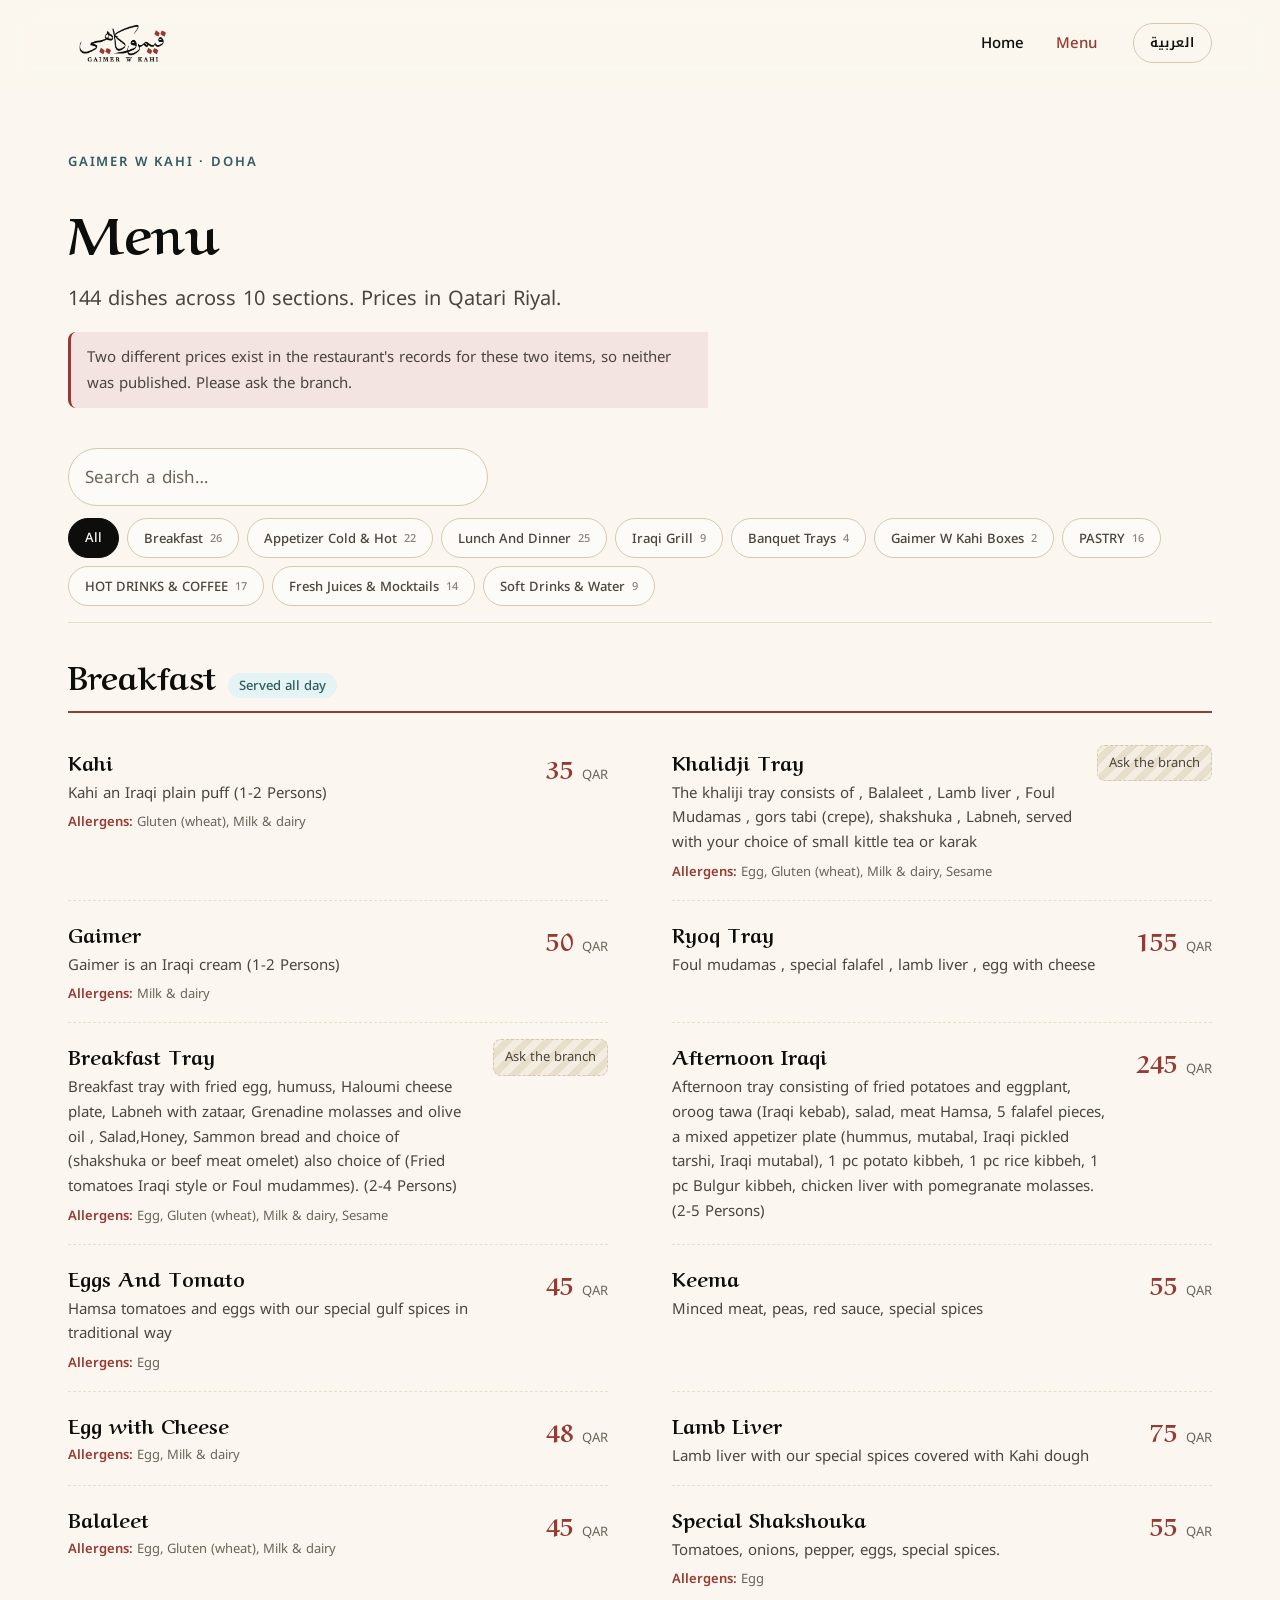
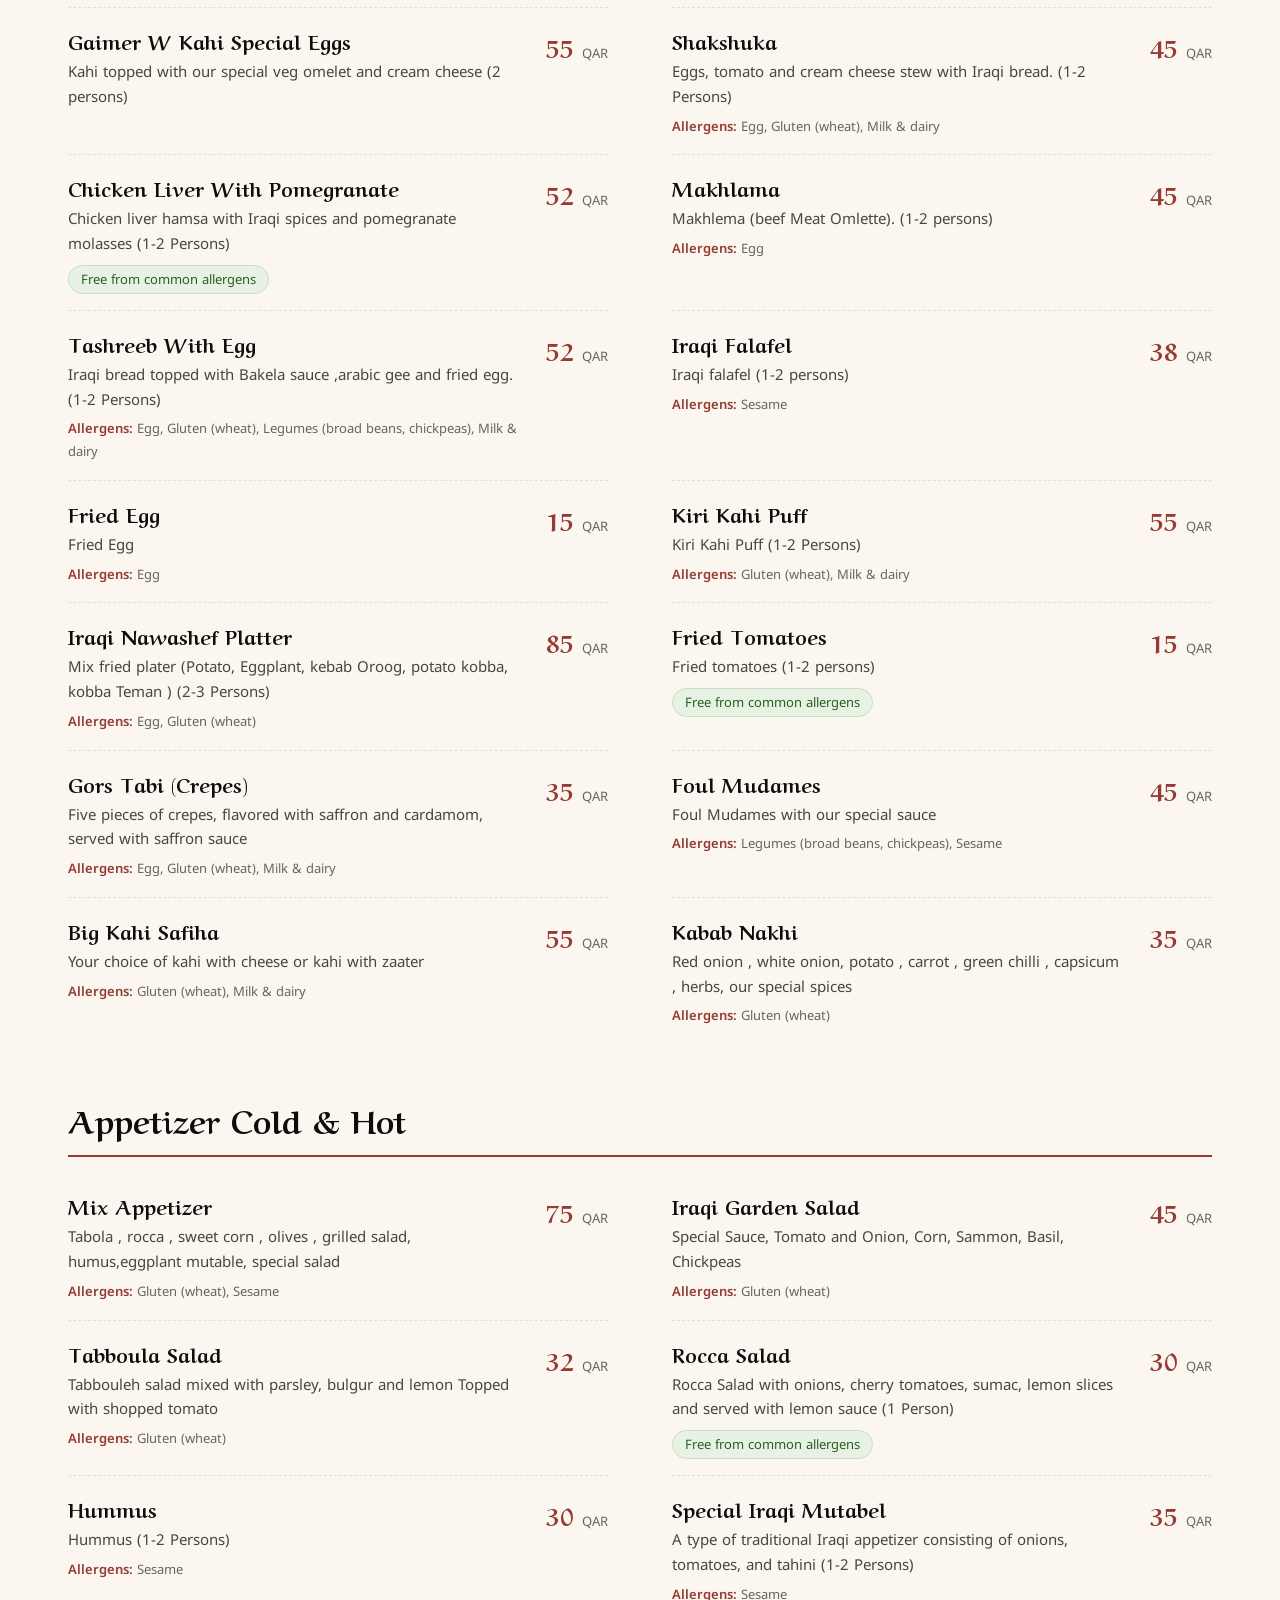
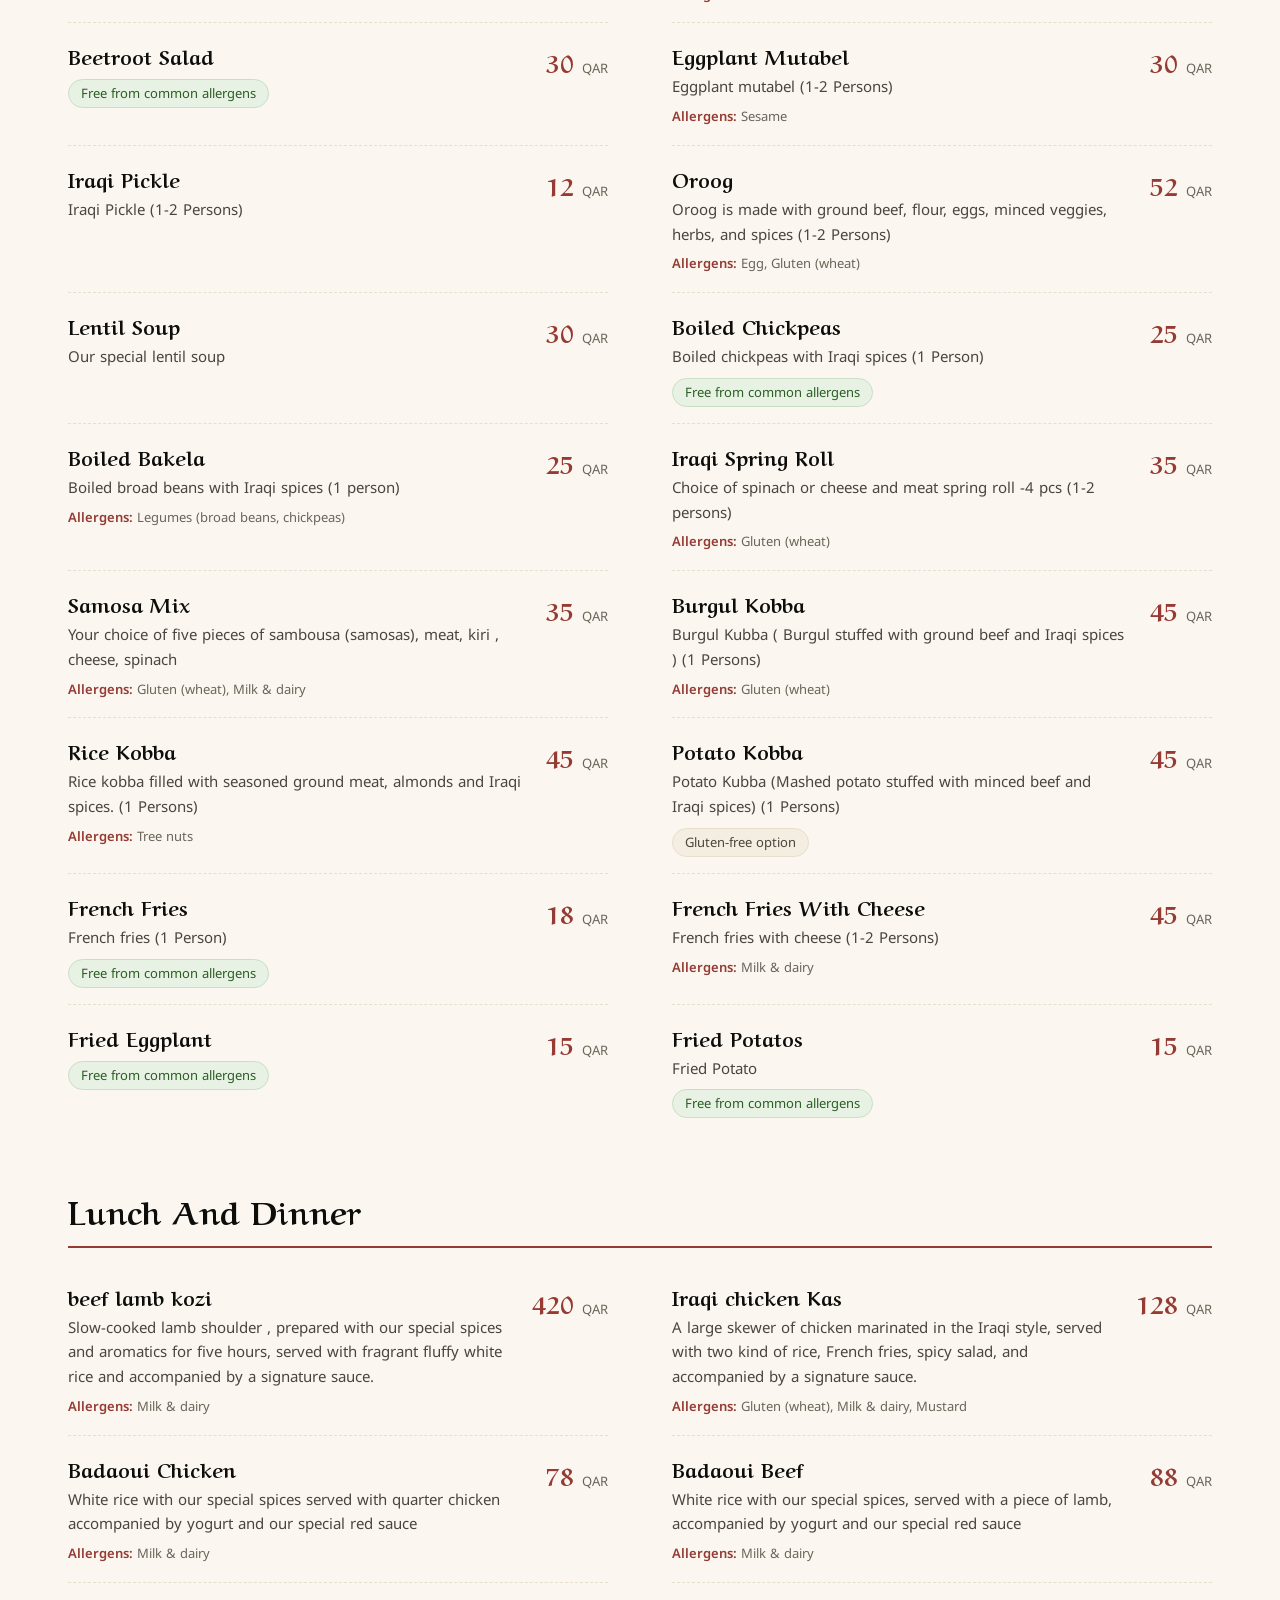
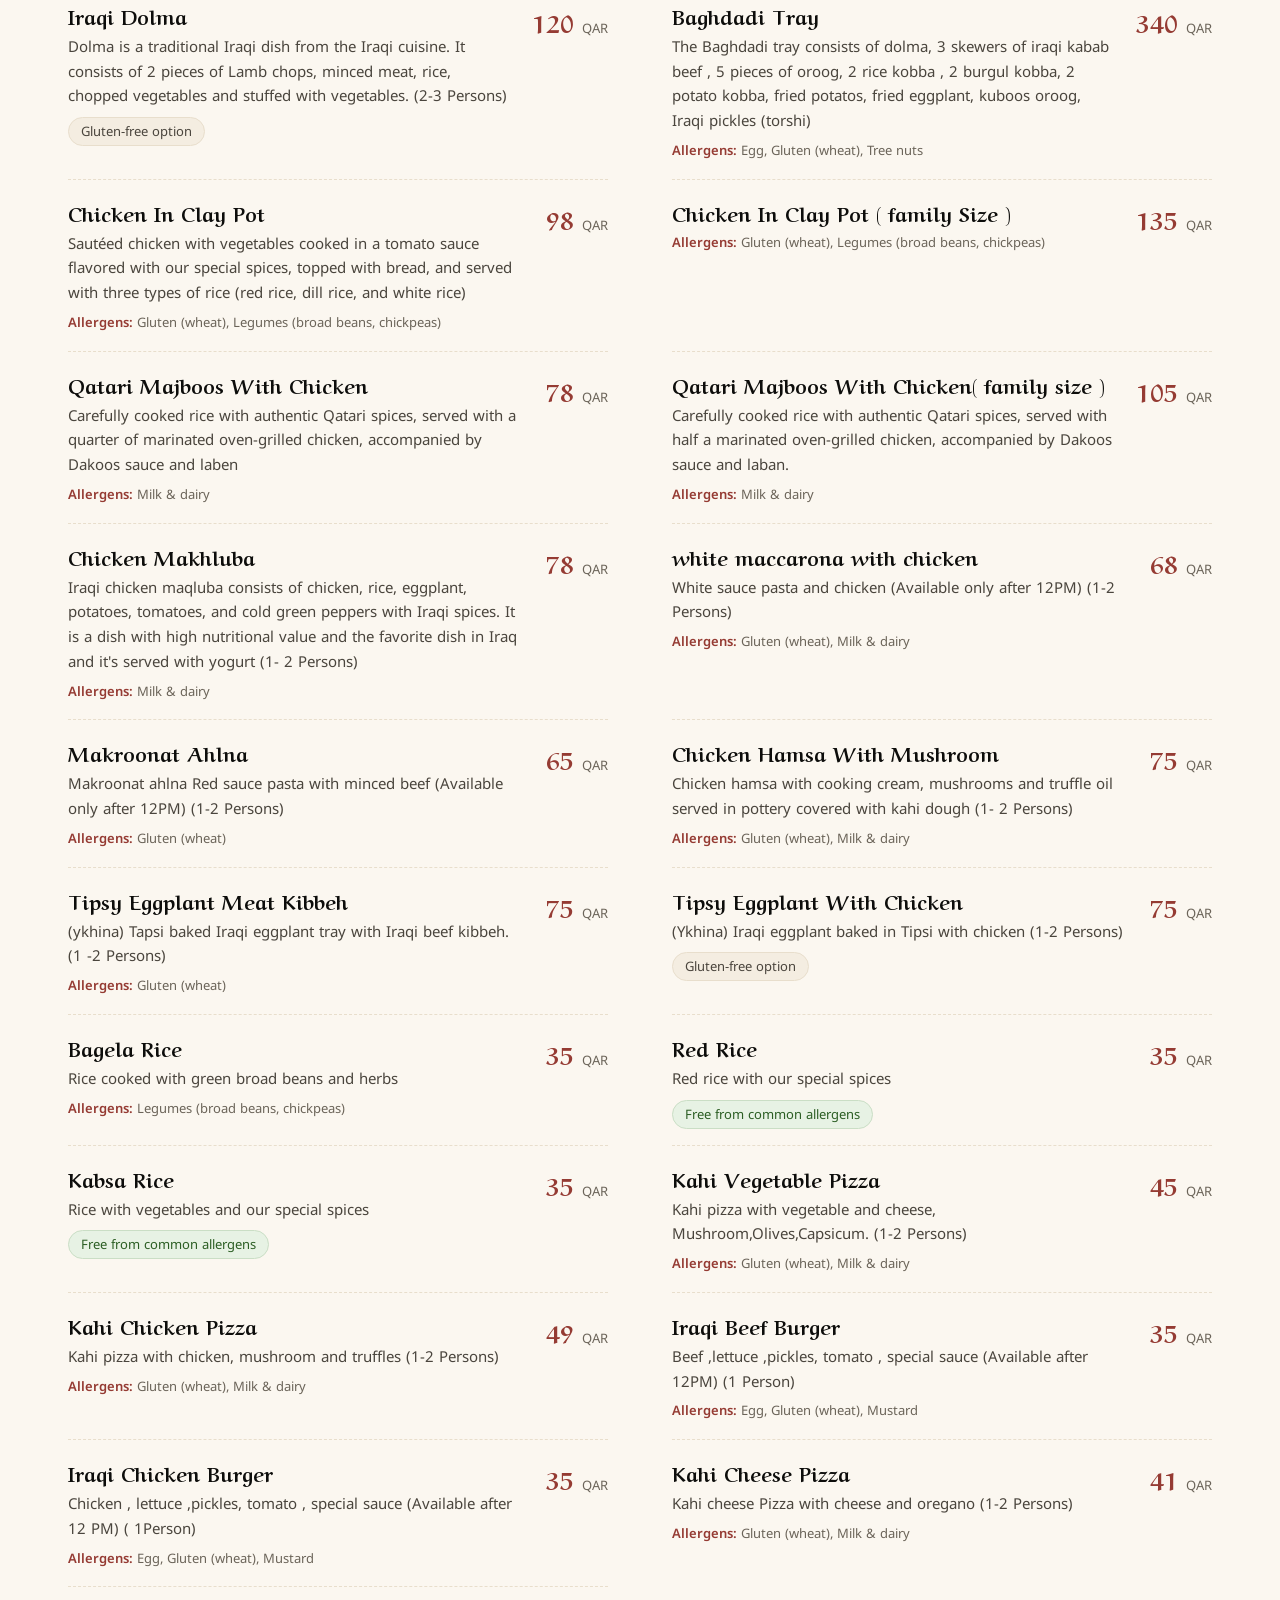
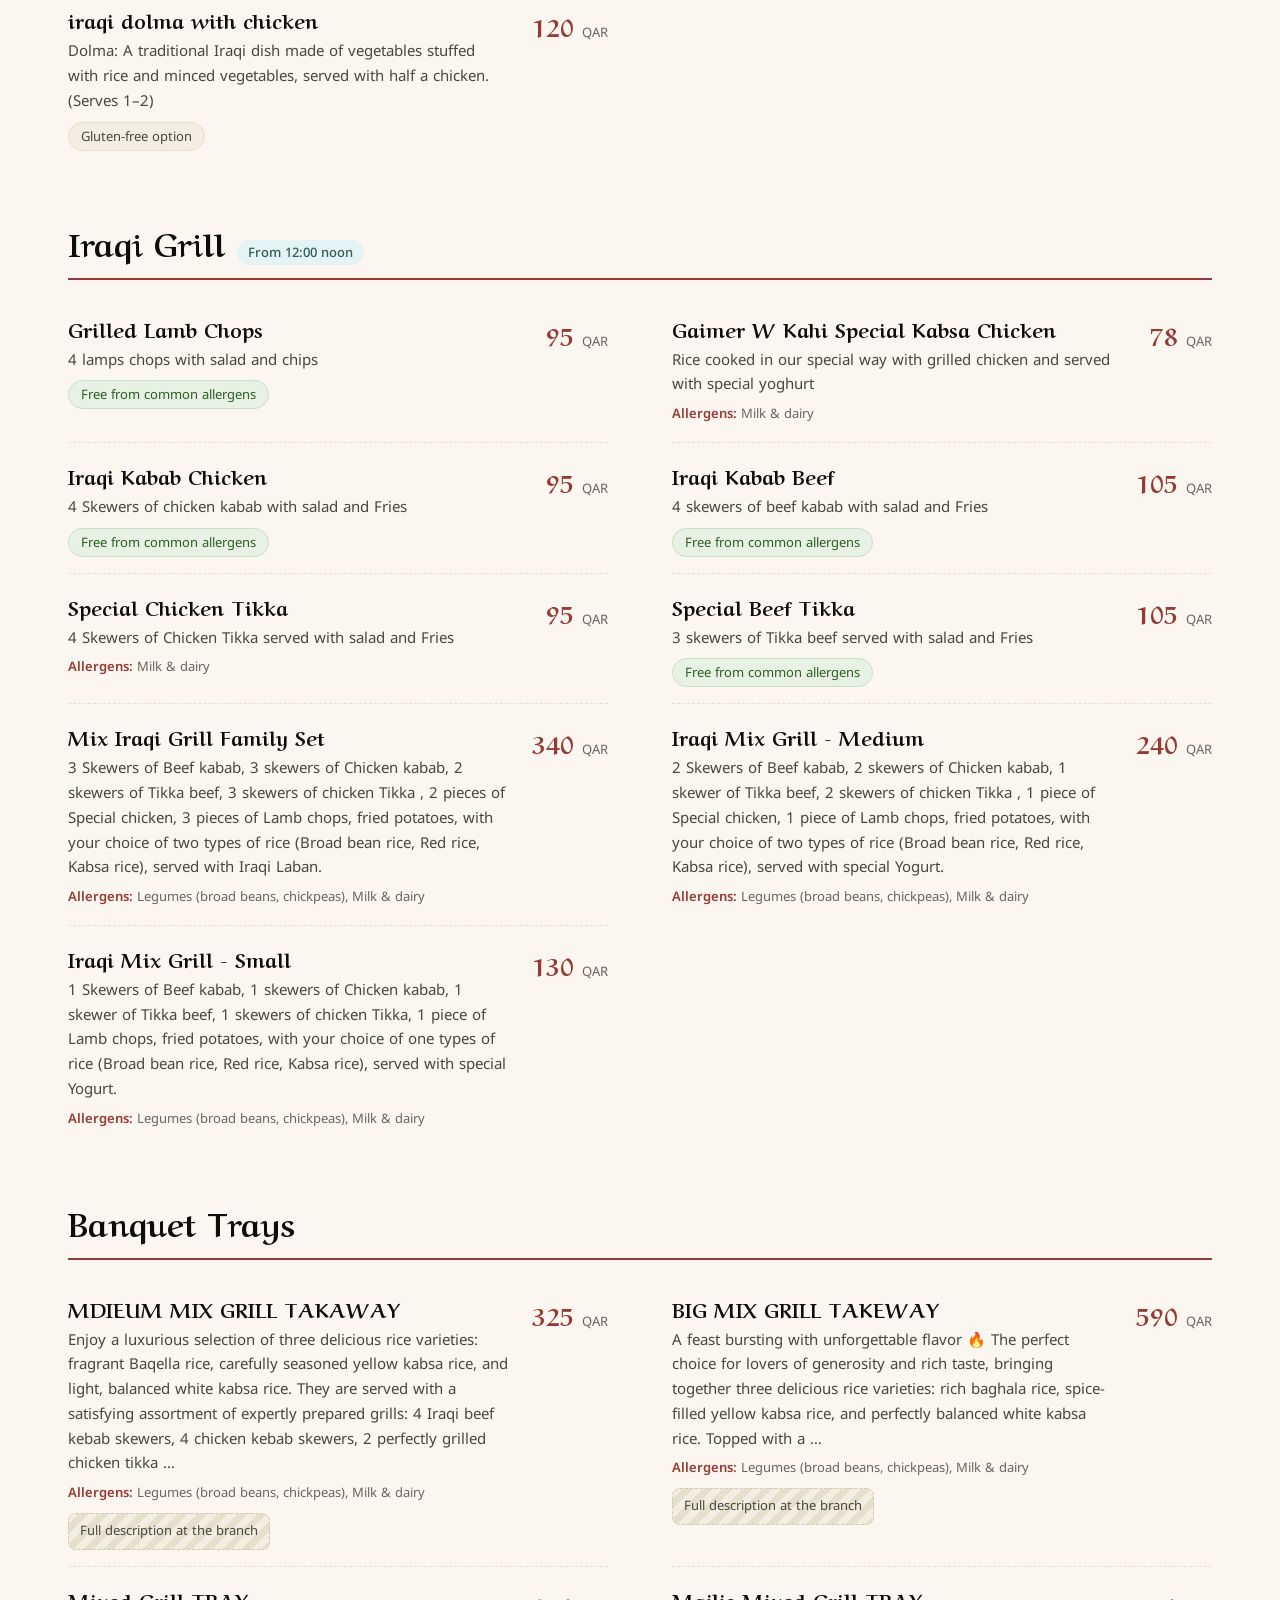
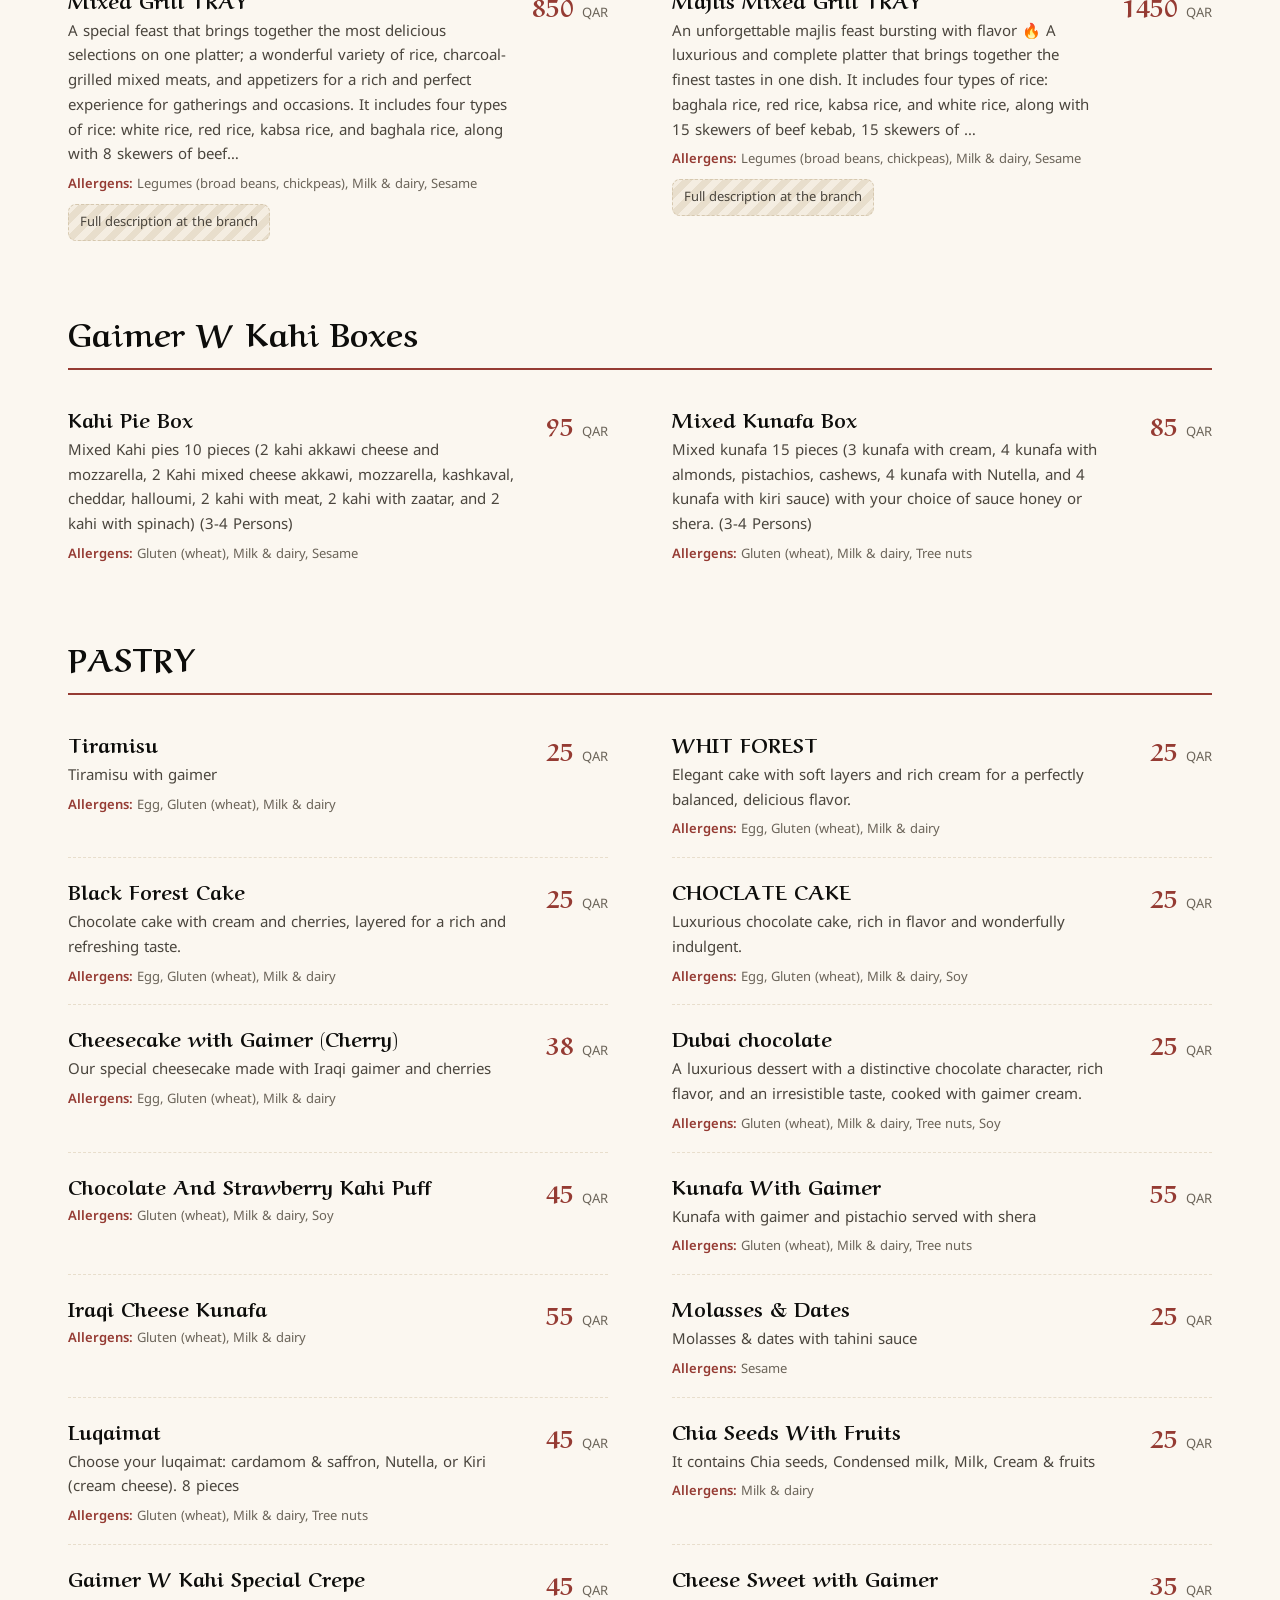
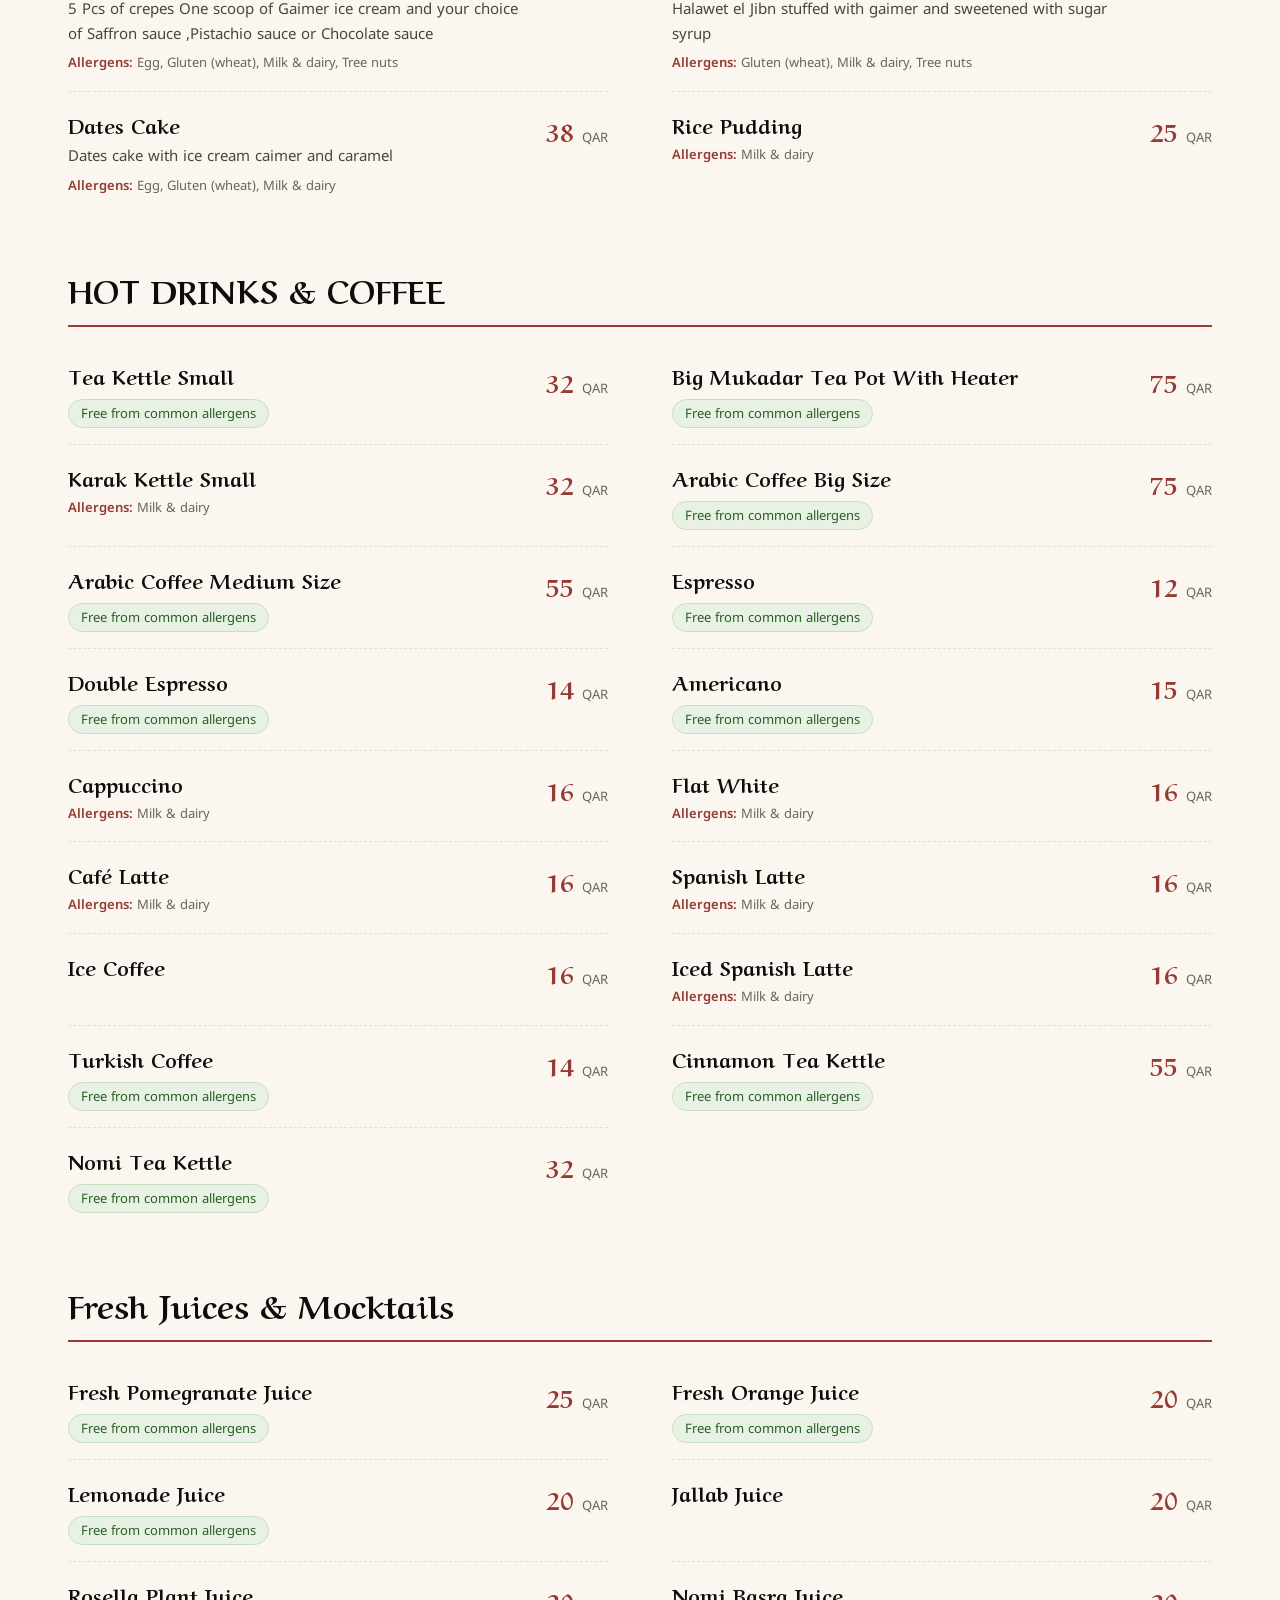
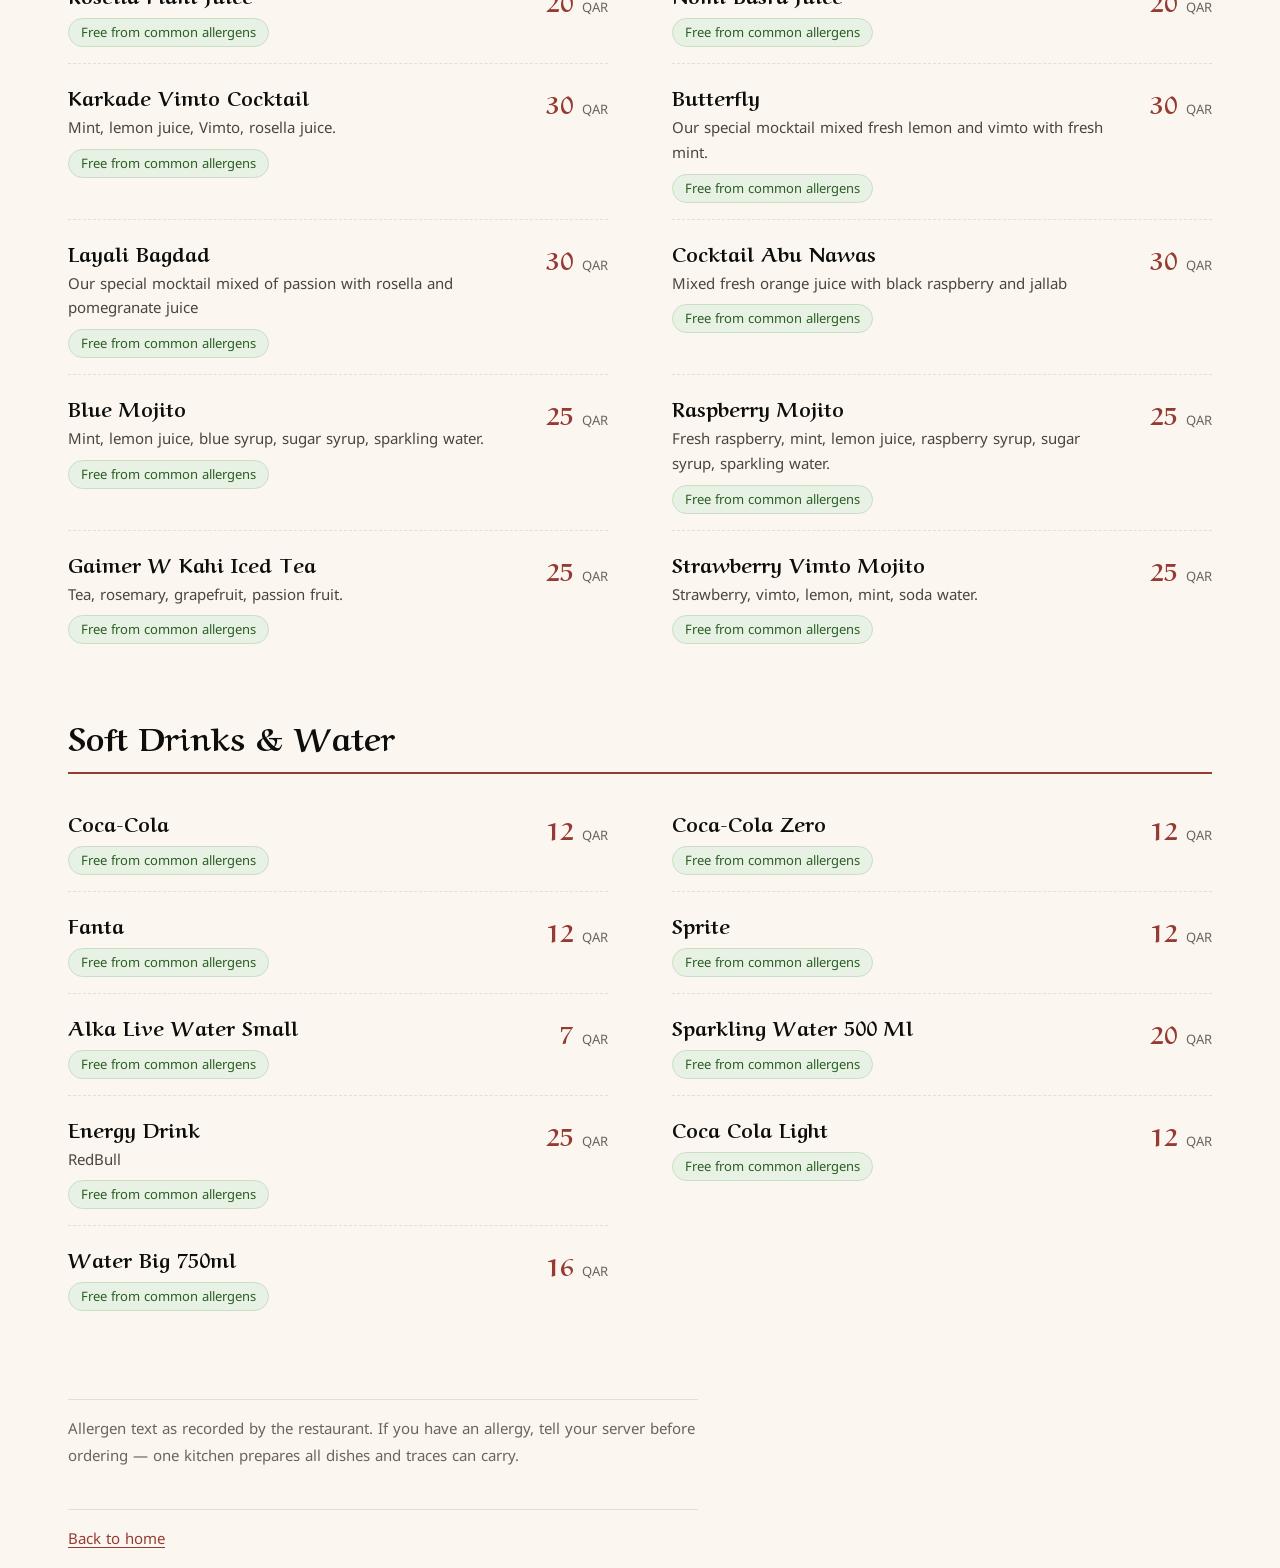
<file: en/menu.html>
<!doctype html>
<html lang="en" dir="ltr">
<head>
<meta charset="utf-8">
<meta name="viewport" content="width=device-width, initial-scale=1">
<title>Menu — Gaimer W Kahi</title>
<meta name="description" content="Gaimer W Kahi menu: 144 dishes across 10 sections, with prices and allergens. Iraqi &amp; Gulf restaurant in Doha.">
<!-- ⚠ مُولَّدٌ آلياً من data/menu.json بـ.kiro/tools/build_menu_page.py
     لا يُحرَّر بيدٍ: التحريرُ يضيع في أوّلِ إعادةِ بناء. -->
<link rel="alternate" hreflang="ar" href="../menu.html">
<link rel="alternate" hreflang="en" href="./menu.html">
<link rel="icon" href="../assets/img/logo.png">
<link rel="stylesheet" href="../assets/css/tokens.css?v=2">
<link rel="stylesheet" href="../assets/css/base.css?v=2">
<link rel="stylesheet" href="../assets/css/layout.css?v=2">
<link rel="stylesheet" href="../assets/css/menu.css?v=2">
</head>
<body>
<a class="skip" href="#menu">Home</a>

<header class="hdr">
  <div class="wrap hdr__in">
    <a class="hdr__logo" href="index.html" aria-label="Home">
      <img src="../assets/img/logo.png" alt="Gaimer W Kahi" width="711" height="351">
    </a>
    <nav class="nav" aria-label="Jump to a section">
      <a href="index.html">Home</a>
      <a href="menu.html" aria-current="page">Menu</a>
    </nav>
    <div class="hdr__side">
      <a class="lang" href="../menu.html" lang="ar" hreflang="ar">العربية</a>
    </div>
  </div>
</header>

<main id="menu">
  <div class="wrap">
    <div class="mhead">
      <p class="eyebrow">Gaimer W Kahi · Doha</p>
      <h1>Menu</h1>
      <p class="mhead__lede">144 dishes across 10 sections. Prices in Qatari Riyal.</p>
      <p class="mhead__note">Two different prices exist in the restaurant&#x27;s records for these two items, so neither was published. Please ask the branch.</p>
    </div>

    <div class="mtools">
      <label class="sr-only" for="q">Search the menu</label>
      <input id="q" class="msearch" type="search" placeholder="Search a dish…"
             autocomplete="off">
      <div class="chips" id="chips"><button class="chip is-on" data-sec="all" type="button">All</button><button class="chip" data-sec="breakfast" type="button">Breakfast <span class="num">26</span></button><button class="chip" data-sec="appetizer-cold-and-hot" type="button">Appetizer Cold &amp; Hot <span class="num">22</span></button><button class="chip" data-sec="lunch-and-dinner" type="button">Lunch And Dinner <span class="num">25</span></button><button class="chip" data-sec="iraqi-grill" type="button">Iraqi Grill <span class="num">9</span></button><button class="chip" data-sec="banquet-trays" type="button">Banquet Trays <span class="num">4</span></button><button class="chip" data-sec="gaimer-w-kahi-boxes" type="button">Gaimer W Kahi Boxes <span class="num">2</span></button><button class="chip" data-sec="pastry" type="button">PASTRY <span class="num">16</span></button><button class="chip" data-sec="hot-drinks-and-coffee" type="button">HOT DRINKS &amp; COFFEE <span class="num">17</span></button><button class="chip" data-sec="fresh-juices-and-mocktails" type="button">Fresh Juices &amp; Mocktails <span class="num">14</span></button><button class="chip" data-sec="soft-drinks-and-water" type="button">Soft Drinks &amp; Water <span class="num">9</span></button></div>
    </div>

    <p class="mnone" id="none" hidden>No dish matches your search.</p>

<section class="ms" id="breakfast" data-sec="breakfast">
  <h2 class="ms__h">Breakfast <em class="ms__note">Served all day</em></h2>
  <ul class="ms__l">
<li class="mi" data-name="kahi kahi">
  <div class="mi__b"><h3 class="mi__n">Kahi</h3><p class="mi__d">Kahi an Iraqi plain puff (1-2 Persons)</p><p class="mi__a"><span>Allergens:</span> Gluten (wheat), Milk &amp; dairy</p></div>
  <span class="mi__p price">35 <small>QAR</small></span>
</li>
<li class="mi" data-name="khalidji tray khalidji tray">
  <div class="mi__b"><h3 class="mi__n">Khalidji Tray</h3><p class="mi__d">The khaliji tray consists of , Balaleet , Lamb liver , Foul Mudamas , gors tabi (crepe), shakshuka , Labneh, served with your choice of small kittle tea or karak</p><p class="mi__a"><span>Allergens:</span> Egg, Gluten (wheat), Milk &amp; dairy, Sesame</p></div>
  <span class="pending">Ask the branch</span>
</li>
<li class="mi" data-name="gaimer gaimer">
  <div class="mi__b"><h3 class="mi__n">Gaimer</h3><p class="mi__d">Gaimer is an Iraqi cream (1-2 Persons)</p><p class="mi__a"><span>Allergens:</span> Milk &amp; dairy</p></div>
  <span class="mi__p price">50 <small>QAR</small></span>
</li>
<li class="mi" data-name="ryoq tray ryoq tray">
  <div class="mi__b"><h3 class="mi__n">Ryoq Tray</h3><p class="mi__d">Foul mudamas , special falafel , lamb liver , egg with cheese</p></div>
  <span class="mi__p price">155 <small>QAR</small></span>
</li>
<li class="mi" data-name="breakfast tray breakfast tray">
  <div class="mi__b"><h3 class="mi__n">Breakfast Tray</h3><p class="mi__d">Breakfast tray with fried egg, humuss, Haloumi cheese plate, Labneh with zataar, Grenadine molasses and olive oil , Salad,Honey, Sammon bread and choice of (shakshuka or beef meat omelet) also choice of (Fried tomatoes Iraqi style or Foul mudammes). (2-4 Persons)</p><p class="mi__a"><span>Allergens:</span> Egg, Gluten (wheat), Milk &amp; dairy, Sesame</p></div>
  <span class="pending">Ask the branch</span>
</li>
<li class="mi" data-name="afternoon iraqi afternoon iraqi">
  <div class="mi__b"><h3 class="mi__n">Afternoon Iraqi</h3><p class="mi__d">Afternoon tray consisting of fried potatoes and eggplant, oroog tawa (Iraqi kebab), salad, meat Hamsa, 5 falafel pieces, a mixed appetizer plate (hummus, mutabal, Iraqi pickled tarshi, Iraqi mutabal), 1 pc potato kibbeh, 1 pc rice kibbeh, 1 pc Bulgur kibbeh, chicken liver with pomegranate molasses. (2-5 Persons)</p></div>
  <span class="mi__p price">245 <small>QAR</small></span>
</li>
<li class="mi" data-name="eggs and tomato eggs and tomato">
  <div class="mi__b"><h3 class="mi__n">Eggs And Tomato</h3><p class="mi__d">Hamsa tomatoes and eggs with our special gulf spices in traditional way</p><p class="mi__a"><span>Allergens:</span> Egg</p></div>
  <span class="mi__p price">45 <small>QAR</small></span>
</li>
<li class="mi" data-name="keema keema">
  <div class="mi__b"><h3 class="mi__n">Keema</h3><p class="mi__d">Minced meat, peas, red sauce, special spices</p></div>
  <span class="mi__p price">55 <small>QAR</small></span>
</li>
<li class="mi" data-name="egg with cheese egg with cheese">
  <div class="mi__b"><h3 class="mi__n">Egg with Cheese</h3><p class="mi__a"><span>Allergens:</span> Egg, Milk &amp; dairy</p></div>
  <span class="mi__p price">48 <small>QAR</small></span>
</li>
<li class="mi" data-name="lamb liver lamb liver">
  <div class="mi__b"><h3 class="mi__n">Lamb Liver</h3><p class="mi__d">Lamb liver with our special spices covered with Kahi dough</p></div>
  <span class="mi__p price">75 <small>QAR</small></span>
</li>
<li class="mi" data-name="balaleet balaleet">
  <div class="mi__b"><h3 class="mi__n">Balaleet</h3><p class="mi__a"><span>Allergens:</span> Egg, Gluten (wheat), Milk &amp; dairy</p></div>
  <span class="mi__p price">45 <small>QAR</small></span>
</li>
<li class="mi" data-name="special shakshouka special shakshouka">
  <div class="mi__b"><h3 class="mi__n">Special Shakshouka</h3><p class="mi__d">Tomatoes, onions, pepper, eggs, special spices.</p><p class="mi__a"><span>Allergens:</span> Egg</p></div>
  <span class="mi__p price">55 <small>QAR</small></span>
</li>
<li class="mi" data-name="gaimer w kahi special eggs gaimer w kahi special eggs">
  <div class="mi__b"><h3 class="mi__n">Gaimer W Kahi Special Eggs</h3><p class="mi__d">Kahi topped with our special veg omelet and cream cheese (2 persons)</p></div>
  <span class="mi__p price">55 <small>QAR</small></span>
</li>
<li class="mi" data-name="shakshuka shakshuka">
  <div class="mi__b"><h3 class="mi__n">Shakshuka</h3><p class="mi__d">Eggs, tomato and cream cheese stew with Iraqi bread. (1-2 Persons)</p><p class="mi__a"><span>Allergens:</span> Egg, Gluten (wheat), Milk &amp; dairy</p></div>
  <span class="mi__p price">45 <small>QAR</small></span>
</li>
<li class="mi" data-name="chicken liver with pomegranate chicken liver with pomegranate">
  <div class="mi__b"><h3 class="mi__n">Chicken Liver With Pomegranate</h3><p class="mi__d">Chicken liver hamsa with Iraqi spices and pomegranate molasses (1-2 Persons)</p><div class="mi__t"><span class="tag tag--veg">Free from common allergens</span></div></div>
  <span class="mi__p price">52 <small>QAR</small></span>
</li>
<li class="mi" data-name="makhlama makhlama">
  <div class="mi__b"><h3 class="mi__n">Makhlama</h3><p class="mi__d">Makhlema (beef Meat Omlette). (1-2 persons)</p><p class="mi__a"><span>Allergens:</span> Egg</p></div>
  <span class="mi__p price">45 <small>QAR</small></span>
</li>
<li class="mi" data-name="tashreeb with egg tashreeb with egg">
  <div class="mi__b"><h3 class="mi__n">Tashreeb With Egg</h3><p class="mi__d">Iraqi bread topped with Bakela sauce ,arabic gee and fried egg. (1-2 Persons)</p><p class="mi__a"><span>Allergens:</span> Egg, Gluten (wheat), Legumes (broad beans, chickpeas), Milk &amp; dairy</p></div>
  <span class="mi__p price">52 <small>QAR</small></span>
</li>
<li class="mi" data-name="iraqi falafel iraqi falafel">
  <div class="mi__b"><h3 class="mi__n">Iraqi Falafel</h3><p class="mi__d">Iraqi falafel (1-2 persons)</p><p class="mi__a"><span>Allergens:</span> Sesame</p></div>
  <span class="mi__p price">38 <small>QAR</small></span>
</li>
<li class="mi" data-name="fried egg fried egg">
  <div class="mi__b"><h3 class="mi__n">Fried Egg</h3><p class="mi__d">Fried Egg</p><p class="mi__a"><span>Allergens:</span> Egg</p></div>
  <span class="mi__p price">15 <small>QAR</small></span>
</li>
<li class="mi" data-name="kiri kahi puff kiri kahi puff">
  <div class="mi__b"><h3 class="mi__n">Kiri Kahi Puff</h3><p class="mi__d">Kiri Kahi Puff (1-2 Persons)</p><p class="mi__a"><span>Allergens:</span> Gluten (wheat), Milk &amp; dairy</p></div>
  <span class="mi__p price">55 <small>QAR</small></span>
</li>
<li class="mi" data-name="iraqi nawashef platter iraqi nawashef platter">
  <div class="mi__b"><h3 class="mi__n">Iraqi Nawashef Platter</h3><p class="mi__d">Mix fried plater (Potato, Eggplant, kebab Oroog, potato kobba, kobba Teman ) (2-3 Persons)</p><p class="mi__a"><span>Allergens:</span> Egg, Gluten (wheat)</p></div>
  <span class="mi__p price">85 <small>QAR</small></span>
</li>
<li class="mi" data-name="fried tomatoes fried tomatoes">
  <div class="mi__b"><h3 class="mi__n">Fried Tomatoes</h3><p class="mi__d">Fried tomatoes (1-2 persons)</p><div class="mi__t"><span class="tag tag--veg">Free from common allergens</span></div></div>
  <span class="mi__p price">15 <small>QAR</small></span>
</li>
<li class="mi" data-name="gors tabi (crepes) gors tabi (crepes)">
  <div class="mi__b"><h3 class="mi__n">Gors Tabi (Crepes)</h3><p class="mi__d">Five pieces of crepes, flavored with saffron and cardamom, served with saffron sauce</p><p class="mi__a"><span>Allergens:</span> Egg, Gluten (wheat), Milk &amp; dairy</p></div>
  <span class="mi__p price">35 <small>QAR</small></span>
</li>
<li class="mi" data-name="foul mudames foul mudames">
  <div class="mi__b"><h3 class="mi__n">Foul Mudames</h3><p class="mi__d">Foul Mudames with our special sauce</p><p class="mi__a"><span>Allergens:</span> Legumes (broad beans, chickpeas), Sesame</p></div>
  <span class="mi__p price">45 <small>QAR</small></span>
</li>
<li class="mi" data-name="big kahi safiha big kahi safiha">
  <div class="mi__b"><h3 class="mi__n">Big Kahi Safiha</h3><p class="mi__d">Your choice of kahi with cheese or kahi with zaater</p><p class="mi__a"><span>Allergens:</span> Gluten (wheat), Milk &amp; dairy</p></div>
  <span class="mi__p price">55 <small>QAR</small></span>
</li>
<li class="mi" data-name="kabab nakhi kabab nakhi">
  <div class="mi__b"><h3 class="mi__n">Kabab Nakhi</h3><p class="mi__d">Red onion , white onion, potato , carrot , green chilli , capsicum , herbs, our special spices</p><p class="mi__a"><span>Allergens:</span> Gluten (wheat)</p></div>
  <span class="mi__p price">35 <small>QAR</small></span>
</li>
  </ul>
</section><section class="ms" id="appetizer-cold-and-hot" data-sec="appetizer-cold-and-hot">
  <h2 class="ms__h">Appetizer Cold &amp; Hot </h2>
  <ul class="ms__l">
<li class="mi" data-name="mix appetizer mix appetizer">
  <div class="mi__b"><h3 class="mi__n">Mix Appetizer</h3><p class="mi__d">Tabola , rocca , sweet corn , olives , grilled salad, humus,eggplant mutable, special salad</p><p class="mi__a"><span>Allergens:</span> Gluten (wheat), Sesame</p></div>
  <span class="mi__p price">75 <small>QAR</small></span>
</li>
<li class="mi" data-name="iraqi garden salad iraqi garden salad">
  <div class="mi__b"><h3 class="mi__n">Iraqi Garden Salad</h3><p class="mi__d">Special Sauce, Tomato and Onion, Corn, Sammon, Basil, Chickpeas</p><p class="mi__a"><span>Allergens:</span> Gluten (wheat)</p></div>
  <span class="mi__p price">45 <small>QAR</small></span>
</li>
<li class="mi" data-name="tabboula salad tabboula salad">
  <div class="mi__b"><h3 class="mi__n">Tabboula Salad</h3><p class="mi__d">Tabbouleh salad mixed with parsley, bulgur and lemon Topped with shopped tomato</p><p class="mi__a"><span>Allergens:</span> Gluten (wheat)</p></div>
  <span class="mi__p price">32 <small>QAR</small></span>
</li>
<li class="mi" data-name="rocca salad rocca salad">
  <div class="mi__b"><h3 class="mi__n">Rocca Salad</h3><p class="mi__d">Rocca Salad with onions, cherry tomatoes, sumac, lemon slices and served with lemon sauce (1 Person)</p><div class="mi__t"><span class="tag tag--veg">Free from common allergens</span></div></div>
  <span class="mi__p price">30 <small>QAR</small></span>
</li>
<li class="mi" data-name="hummus hummus">
  <div class="mi__b"><h3 class="mi__n">Hummus</h3><p class="mi__d">Hummus (1-2 Persons)</p><p class="mi__a"><span>Allergens:</span> Sesame</p></div>
  <span class="mi__p price">30 <small>QAR</small></span>
</li>
<li class="mi" data-name="special iraqi mutabel special iraqi mutabel">
  <div class="mi__b"><h3 class="mi__n">Special Iraqi Mutabel</h3><p class="mi__d">A type of traditional Iraqi appetizer consisting of onions, tomatoes, and tahini (1-2 Persons)</p><p class="mi__a"><span>Allergens:</span> Sesame</p></div>
  <span class="mi__p price">35 <small>QAR</small></span>
</li>
<li class="mi" data-name="beetroot salad beetroot salad">
  <div class="mi__b"><h3 class="mi__n">Beetroot Salad</h3><div class="mi__t"><span class="tag tag--veg">Free from common allergens</span></div></div>
  <span class="mi__p price">30 <small>QAR</small></span>
</li>
<li class="mi" data-name="eggplant mutabel eggplant mutabel">
  <div class="mi__b"><h3 class="mi__n">Eggplant Mutabel</h3><p class="mi__d">Eggplant mutabel (1-2 Persons)</p><p class="mi__a"><span>Allergens:</span> Sesame</p></div>
  <span class="mi__p price">30 <small>QAR</small></span>
</li>
<li class="mi" data-name="iraqi pickle iraqi pickle">
  <div class="mi__b"><h3 class="mi__n">Iraqi Pickle</h3><p class="mi__d">Iraqi Pickle (1-2 Persons)</p></div>
  <span class="mi__p price">12 <small>QAR</small></span>
</li>
<li class="mi" data-name="oroog oroog">
  <div class="mi__b"><h3 class="mi__n">Oroog</h3><p class="mi__d">Oroog is made with ground beef, flour, eggs, minced veggies, herbs, and spices (1-2 Persons)</p><p class="mi__a"><span>Allergens:</span> Egg, Gluten (wheat)</p></div>
  <span class="mi__p price">52 <small>QAR</small></span>
</li>
<li class="mi" data-name="lentil soup lentil soup">
  <div class="mi__b"><h3 class="mi__n">Lentil Soup</h3><p class="mi__d">Our special lentil soup</p></div>
  <span class="mi__p price">30 <small>QAR</small></span>
</li>
<li class="mi" data-name="boiled chickpeas boiled chickpeas">
  <div class="mi__b"><h3 class="mi__n">Boiled Chickpeas</h3><p class="mi__d">Boiled chickpeas with Iraqi spices (1 Person)</p><div class="mi__t"><span class="tag tag--veg">Free from common allergens</span></div></div>
  <span class="mi__p price">25 <small>QAR</small></span>
</li>
<li class="mi" data-name="boiled bakela boiled bakela">
  <div class="mi__b"><h3 class="mi__n">Boiled Bakela</h3><p class="mi__d">Boiled broad beans with Iraqi spices (1 person)</p><p class="mi__a"><span>Allergens:</span> Legumes (broad beans, chickpeas)</p></div>
  <span class="mi__p price">25 <small>QAR</small></span>
</li>
<li class="mi" data-name="iraqi spring roll iraqi spring roll">
  <div class="mi__b"><h3 class="mi__n">Iraqi Spring Roll</h3><p class="mi__d">Choice of spinach or cheese and meat spring roll -4 pcs (1-2 persons)</p><p class="mi__a"><span>Allergens:</span> Gluten (wheat)</p></div>
  <span class="mi__p price">35 <small>QAR</small></span>
</li>
<li class="mi" data-name="samosa mix samosa mix">
  <div class="mi__b"><h3 class="mi__n">Samosa Mix</h3><p class="mi__d">Your choice of five pieces of sambousa (samosas), meat, kiri , cheese, spinach</p><p class="mi__a"><span>Allergens:</span> Gluten (wheat), Milk &amp; dairy</p></div>
  <span class="mi__p price">35 <small>QAR</small></span>
</li>
<li class="mi" data-name="burgul kobba burgul kobba">
  <div class="mi__b"><h3 class="mi__n">Burgul Kobba</h3><p class="mi__d">Burgul Kubba ( Burgul stuffed with ground beef and Iraqi spices ) (1 Persons)</p><p class="mi__a"><span>Allergens:</span> Gluten (wheat)</p></div>
  <span class="mi__p price">45 <small>QAR</small></span>
</li>
<li class="mi" data-name="rice kobba rice kobba">
  <div class="mi__b"><h3 class="mi__n">Rice Kobba</h3><p class="mi__d">Rice kobba filled with seasoned ground meat, almonds and Iraqi spices. (1 Persons)</p><p class="mi__a"><span>Allergens:</span> Tree nuts</p></div>
  <span class="mi__p price">45 <small>QAR</small></span>
</li>
<li class="mi" data-name="potato kobba potato kobba">
  <div class="mi__b"><h3 class="mi__n">Potato Kobba</h3><p class="mi__d">Potato Kubba (Mashed potato stuffed with minced beef and Iraqi spices) (1 Persons)</p><div class="mi__t"><span class="tag">Gluten-free option</span></div></div>
  <span class="mi__p price">45 <small>QAR</small></span>
</li>
<li class="mi" data-name="french fries french fries">
  <div class="mi__b"><h3 class="mi__n">French Fries</h3><p class="mi__d">French fries (1 Person)</p><div class="mi__t"><span class="tag tag--veg">Free from common allergens</span></div></div>
  <span class="mi__p price">18 <small>QAR</small></span>
</li>
<li class="mi" data-name="french fries with cheese french fries with cheese">
  <div class="mi__b"><h3 class="mi__n">French Fries With Cheese</h3><p class="mi__d">French fries with cheese (1-2 Persons)</p><p class="mi__a"><span>Allergens:</span> Milk &amp; dairy</p></div>
  <span class="mi__p price">45 <small>QAR</small></span>
</li>
<li class="mi" data-name="fried eggplant fried eggplant">
  <div class="mi__b"><h3 class="mi__n">Fried Eggplant</h3><div class="mi__t"><span class="tag tag--veg">Free from common allergens</span></div></div>
  <span class="mi__p price">15 <small>QAR</small></span>
</li>
<li class="mi" data-name="fried potatos fried potatos">
  <div class="mi__b"><h3 class="mi__n">Fried Potatos</h3><p class="mi__d">Fried Potato</p><div class="mi__t"><span class="tag tag--veg">Free from common allergens</span></div></div>
  <span class="mi__p price">15 <small>QAR</small></span>
</li>
  </ul>
</section><section class="ms" id="lunch-and-dinner" data-sec="lunch-and-dinner">
  <h2 class="ms__h">Lunch And Dinner </h2>
  <ul class="ms__l">
<li class="mi" data-name="beef lamb kozi beef lamb kozi">
  <div class="mi__b"><h3 class="mi__n">beef lamb kozi</h3><p class="mi__d">Slow-cooked lamb shoulder , prepared with our special spices and aromatics for five hours, served with fragrant fluffy white rice and accompanied by a signature sauce.</p><p class="mi__a"><span>Allergens:</span> Milk &amp; dairy</p></div>
  <span class="mi__p price">420 <small>QAR</small></span>
</li>
<li class="mi" data-name="iraqi chicken kas iraqi chicken kas">
  <div class="mi__b"><h3 class="mi__n">Iraqi chicken Kas</h3><p class="mi__d">A large skewer of chicken marinated in the Iraqi style, served with two kind of rice, French fries, spicy salad, and accompanied by a signature sauce.</p><p class="mi__a"><span>Allergens:</span> Gluten (wheat), Milk &amp; dairy, Mustard</p></div>
  <span class="mi__p price">128 <small>QAR</small></span>
</li>
<li class="mi" data-name="badaoui chicken badaoui chicken">
  <div class="mi__b"><h3 class="mi__n">Badaoui Chicken</h3><p class="mi__d">White rice with our special spices served with quarter chicken accompanied by yogurt and our special red sauce</p><p class="mi__a"><span>Allergens:</span> Milk &amp; dairy</p></div>
  <span class="mi__p price">78 <small>QAR</small></span>
</li>
<li class="mi" data-name="badaoui beef badaoui beef">
  <div class="mi__b"><h3 class="mi__n">Badaoui Beef</h3><p class="mi__d">White rice with our special spices, served with a piece of lamb, accompanied by yogurt and our special red sauce</p><p class="mi__a"><span>Allergens:</span> Milk &amp; dairy</p></div>
  <span class="mi__p price">88 <small>QAR</small></span>
</li>
<li class="mi" data-name="iraqi dolma iraqi dolma">
  <div class="mi__b"><h3 class="mi__n">Iraqi Dolma</h3><p class="mi__d">Dolma is a traditional Iraqi dish from the Iraqi cuisine. It consists of 2 pieces of Lamb chops, minced meat, rice, chopped vegetables and stuffed with vegetables. (2-3 Persons)</p><div class="mi__t"><span class="tag">Gluten-free option</span></div></div>
  <span class="mi__p price">120 <small>QAR</small></span>
</li>
<li class="mi" data-name="baghdadi tray baghdadi tray">
  <div class="mi__b"><h3 class="mi__n">Baghdadi Tray</h3><p class="mi__d">The Baghdadi tray consists of dolma, 3 skewers of iraqi kabab beef , 5 pieces of oroog, 2 rice kobba , 2 burgul kobba, 2 potato kobba, fried potatos, fried eggplant, kuboos oroog, Iraqi pickles (torshi)</p><p class="mi__a"><span>Allergens:</span> Egg, Gluten (wheat), Tree nuts</p></div>
  <span class="mi__p price">340 <small>QAR</small></span>
</li>
<li class="mi" data-name="chicken in clay pot chicken in clay pot">
  <div class="mi__b"><h3 class="mi__n">Chicken In Clay Pot</h3><p class="mi__d">Sautéed chicken with vegetables cooked in a tomato sauce flavored with our special spices, topped with bread, and served with three types of rice (red rice, dill rice, and white rice)</p><p class="mi__a"><span>Allergens:</span> Gluten (wheat), Legumes (broad beans, chickpeas)</p></div>
  <span class="mi__p price">98 <small>QAR</small></span>
</li>
<li class="mi" data-name="chicken in clay pot ( family size ) chicken in clay pot ( family size )">
  <div class="mi__b"><h3 class="mi__n">Chicken In Clay Pot ( family Size )</h3><p class="mi__a"><span>Allergens:</span> Gluten (wheat), Legumes (broad beans, chickpeas)</p></div>
  <span class="mi__p price">135 <small>QAR</small></span>
</li>
<li class="mi" data-name="qatari majboos with chicken qatari majboos with chicken">
  <div class="mi__b"><h3 class="mi__n">Qatari Majboos With Chicken</h3><p class="mi__d">Carefully cooked rice with authentic Qatari spices, served with a quarter of marinated oven-grilled chicken, accompanied by Dakoos sauce and laben</p><p class="mi__a"><span>Allergens:</span> Milk &amp; dairy</p></div>
  <span class="mi__p price">78 <small>QAR</small></span>
</li>
<li class="mi" data-name="qatari majboos with chicken( family size ) qatari majboos with chicken( family size )">
  <div class="mi__b"><h3 class="mi__n">Qatari Majboos With Chicken( family size )</h3><p class="mi__d">Carefully cooked rice with authentic Qatari spices, served with half a marinated oven-grilled chicken, accompanied by Dakoos sauce and laban.</p><p class="mi__a"><span>Allergens:</span> Milk &amp; dairy</p></div>
  <span class="mi__p price">105 <small>QAR</small></span>
</li>
<li class="mi" data-name="chicken makhluba chicken makhluba">
  <div class="mi__b"><h3 class="mi__n">Chicken Makhluba</h3><p class="mi__d">Iraqi chicken maqluba consists of chicken, rice, eggplant, potatoes, tomatoes, and cold green peppers with Iraqi spices. It is a dish with high nutritional value and the favorite dish in Iraq and it&#x27;s served with yogurt (1- 2 Persons)</p><p class="mi__a"><span>Allergens:</span> Milk &amp; dairy</p></div>
  <span class="mi__p price">78 <small>QAR</small></span>
</li>
<li class="mi" data-name="white maccarona with chicken white maccarona with chicken">
  <div class="mi__b"><h3 class="mi__n">white maccarona with chicken</h3><p class="mi__d">White sauce pasta and chicken (Available only after 12PM) (1-2 Persons)</p><p class="mi__a"><span>Allergens:</span> Gluten (wheat), Milk &amp; dairy</p></div>
  <span class="mi__p price">68 <small>QAR</small></span>
</li>
<li class="mi" data-name="makroonat ahlna makroonat ahlna">
  <div class="mi__b"><h3 class="mi__n">Makroonat Ahlna</h3><p class="mi__d">Makroonat ahlna Red sauce pasta with minced beef (Available only after 12PM) (1-2 Persons)</p><p class="mi__a"><span>Allergens:</span> Gluten (wheat)</p></div>
  <span class="mi__p price">65 <small>QAR</small></span>
</li>
<li class="mi" data-name="chicken hamsa with mushroom chicken hamsa with mushroom">
  <div class="mi__b"><h3 class="mi__n">Chicken Hamsa With Mushroom</h3><p class="mi__d">Chicken hamsa with cooking cream, mushrooms and truffle oil served in pottery covered with kahi dough (1- 2 Persons)</p><p class="mi__a"><span>Allergens:</span> Gluten (wheat), Milk &amp; dairy</p></div>
  <span class="mi__p price">75 <small>QAR</small></span>
</li>
<li class="mi" data-name="tipsy eggplant meat kibbeh tipsy eggplant meat kibbeh">
  <div class="mi__b"><h3 class="mi__n">Tipsy Eggplant Meat Kibbeh</h3><p class="mi__d">(ykhina) Tapsi baked Iraqi eggplant tray with Iraqi beef kibbeh. (1 -2 Persons)</p><p class="mi__a"><span>Allergens:</span> Gluten (wheat)</p></div>
  <span class="mi__p price">75 <small>QAR</small></span>
</li>
<li class="mi" data-name="tipsy eggplant with chicken tipsy eggplant with chicken">
  <div class="mi__b"><h3 class="mi__n">Tipsy Eggplant With Chicken</h3><p class="mi__d">(Ykhina) Iraqi eggplant baked in Tipsi with chicken (1-2 Persons)</p><div class="mi__t"><span class="tag">Gluten-free option</span></div></div>
  <span class="mi__p price">75 <small>QAR</small></span>
</li>
<li class="mi" data-name="bagela rice bagela rice">
  <div class="mi__b"><h3 class="mi__n">Bagela Rice</h3><p class="mi__d">Rice cooked with green broad beans and herbs</p><p class="mi__a"><span>Allergens:</span> Legumes (broad beans, chickpeas)</p></div>
  <span class="mi__p price">35 <small>QAR</small></span>
</li>
<li class="mi" data-name="red rice red rice">
  <div class="mi__b"><h3 class="mi__n">Red Rice</h3><p class="mi__d">Red rice with our special spices</p><div class="mi__t"><span class="tag tag--veg">Free from common allergens</span></div></div>
  <span class="mi__p price">35 <small>QAR</small></span>
</li>
<li class="mi" data-name="kabsa rice kabsa rice">
  <div class="mi__b"><h3 class="mi__n">Kabsa Rice</h3><p class="mi__d">Rice with vegetables and our special spices</p><div class="mi__t"><span class="tag tag--veg">Free from common allergens</span></div></div>
  <span class="mi__p price">35 <small>QAR</small></span>
</li>
<li class="mi" data-name="kahi vegetable pizza kahi vegetable pizza">
  <div class="mi__b"><h3 class="mi__n">Kahi Vegetable Pizza</h3><p class="mi__d">Kahi pizza with vegetable and cheese, Mushroom,Olives,Capsicum. (1-2 Persons)</p><p class="mi__a"><span>Allergens:</span> Gluten (wheat), Milk &amp; dairy</p></div>
  <span class="mi__p price">45 <small>QAR</small></span>
</li>
<li class="mi" data-name="kahi chicken pizza kahi chicken pizza">
  <div class="mi__b"><h3 class="mi__n">Kahi Chicken Pizza</h3><p class="mi__d">Kahi pizza with chicken, mushroom and truffles (1-2 Persons)</p><p class="mi__a"><span>Allergens:</span> Gluten (wheat), Milk &amp; dairy</p></div>
  <span class="mi__p price">49 <small>QAR</small></span>
</li>
<li class="mi" data-name="iraqi beef burger iraqi beef burger">
  <div class="mi__b"><h3 class="mi__n">Iraqi Beef Burger</h3><p class="mi__d">Beef ,lettuce ,pickles, tomato , special sauce (Available after 12PM) (1 Person)</p><p class="mi__a"><span>Allergens:</span> Egg, Gluten (wheat), Mustard</p></div>
  <span class="mi__p price">35 <small>QAR</small></span>
</li>
<li class="mi" data-name="iraqi chicken burger iraqi chicken burger">
  <div class="mi__b"><h3 class="mi__n">Iraqi Chicken Burger</h3><p class="mi__d">Chicken , lettuce ,pickles, tomato , special sauce (Available after 12 PM) ( 1Person)</p><p class="mi__a"><span>Allergens:</span> Egg, Gluten (wheat), Mustard</p></div>
  <span class="mi__p price">35 <small>QAR</small></span>
</li>
<li class="mi" data-name="kahi cheese pizza kahi cheese pizza">
  <div class="mi__b"><h3 class="mi__n">Kahi Cheese Pizza</h3><p class="mi__d">Kahi cheese Pizza with cheese and oregano (1-2 Persons)</p><p class="mi__a"><span>Allergens:</span> Gluten (wheat), Milk &amp; dairy</p></div>
  <span class="mi__p price">41 <small>QAR</small></span>
</li>
<li class="mi" data-name="iraqi dolma with chicken iraqi dolma with chicken">
  <div class="mi__b"><h3 class="mi__n">iraqi dolma with chicken</h3><p class="mi__d">Dolma: A traditional Iraqi dish made of vegetables stuffed with rice and minced vegetables, served with half a chicken. (Serves 1–2)</p><div class="mi__t"><span class="tag">Gluten-free option</span></div></div>
  <span class="mi__p price">120 <small>QAR</small></span>
</li>
  </ul>
</section><section class="ms" id="iraqi-grill" data-sec="iraqi-grill">
  <h2 class="ms__h">Iraqi Grill <em class="ms__note">From 12:00 noon</em></h2>
  <ul class="ms__l">
<li class="mi" data-name="grilled lamb chops grilled lamb chops">
  <div class="mi__b"><h3 class="mi__n">Grilled Lamb Chops</h3><p class="mi__d">4 lamps chops with salad and chips</p><div class="mi__t"><span class="tag tag--veg">Free from common allergens</span></div></div>
  <span class="mi__p price">95 <small>QAR</small></span>
</li>
<li class="mi" data-name="gaimer w kahi special kabsa chicken gaimer w kahi special kabsa chicken">
  <div class="mi__b"><h3 class="mi__n">Gaimer W Kahi Special Kabsa Chicken</h3><p class="mi__d">Rice cooked in our special way with grilled chicken and served with special yoghurt</p><p class="mi__a"><span>Allergens:</span> Milk &amp; dairy</p></div>
  <span class="mi__p price">78 <small>QAR</small></span>
</li>
<li class="mi" data-name="iraqi kabab chicken iraqi kabab chicken">
  <div class="mi__b"><h3 class="mi__n">Iraqi Kabab Chicken</h3><p class="mi__d">4 Skewers of chicken kabab with salad and Fries</p><div class="mi__t"><span class="tag tag--veg">Free from common allergens</span></div></div>
  <span class="mi__p price">95 <small>QAR</small></span>
</li>
<li class="mi" data-name="iraqi kabab beef iraqi kabab beef">
  <div class="mi__b"><h3 class="mi__n">Iraqi Kabab Beef</h3><p class="mi__d">4 skewers of beef kabab with salad and Fries</p><div class="mi__t"><span class="tag tag--veg">Free from common allergens</span></div></div>
  <span class="mi__p price">105 <small>QAR</small></span>
</li>
<li class="mi" data-name="special chicken tikka special chicken tikka">
  <div class="mi__b"><h3 class="mi__n">Special Chicken Tikka</h3><p class="mi__d">4 Skewers of Chicken Tikka served with salad and Fries</p><p class="mi__a"><span>Allergens:</span> Milk &amp; dairy</p></div>
  <span class="mi__p price">95 <small>QAR</small></span>
</li>
<li class="mi" data-name="special beef tikka special beef tikka">
  <div class="mi__b"><h3 class="mi__n">Special Beef Tikka</h3><p class="mi__d">3 skewers of Tikka beef served with salad and Fries</p><div class="mi__t"><span class="tag tag--veg">Free from common allergens</span></div></div>
  <span class="mi__p price">105 <small>QAR</small></span>
</li>
<li class="mi" data-name="mix iraqi grill family set mix iraqi grill family set">
  <div class="mi__b"><h3 class="mi__n">Mix Iraqi Grill Family Set</h3><p class="mi__d">3 Skewers of Beef kabab, 3 skewers of Chicken kabab, 2 skewers of Tikka beef, 3 skewers of chicken Tikka , 2 pieces of Special chicken, 3 pieces of Lamb chops, fried potatoes, with your choice of two types of rice (Broad bean rice, Red rice, Kabsa rice), served with Iraqi Laban.</p><p class="mi__a"><span>Allergens:</span> Legumes (broad beans, chickpeas), Milk &amp; dairy</p></div>
  <span class="mi__p price">340 <small>QAR</small></span>
</li>
<li class="mi" data-name="iraqi mix grill - medium iraqi mix grill - medium">
  <div class="mi__b"><h3 class="mi__n">Iraqi Mix Grill - Medium</h3><p class="mi__d">2 Skewers of Beef kabab, 2 skewers of Chicken kabab, 1 skewer of Tikka beef, 2 skewers of chicken Tikka , 1 piece of Special chicken, 1 piece of Lamb chops, fried potatoes, with your choice of two types of rice (Broad bean rice, Red rice, Kabsa rice), served with special Yogurt.</p><p class="mi__a"><span>Allergens:</span> Legumes (broad beans, chickpeas), Milk &amp; dairy</p></div>
  <span class="mi__p price">240 <small>QAR</small></span>
</li>
<li class="mi" data-name="iraqi mix grill - small iraqi mix grill - small">
  <div class="mi__b"><h3 class="mi__n">Iraqi Mix Grill - Small</h3><p class="mi__d">1 Skewers of Beef kabab, 1 skewers of Chicken kabab, 1 skewer of Tikka beef, 1 skewers of chicken Tikka, 1 piece of Lamb chops, fried potatoes, with your choice of one types of rice (Broad bean rice, Red rice, Kabsa rice), served with special Yogurt.</p><p class="mi__a"><span>Allergens:</span> Legumes (broad beans, chickpeas), Milk &amp; dairy</p></div>
  <span class="mi__p price">130 <small>QAR</small></span>
</li>
  </ul>
</section><section class="ms" id="banquet-trays" data-sec="banquet-trays">
  <h2 class="ms__h">Banquet Trays </h2>
  <ul class="ms__l">
<li class="mi" data-name="mdieum mix grill takaway mdieum mix grill takaway">
  <div class="mi__b"><h3 class="mi__n">MDIEUM MIX GRILL TAKAWAY</h3><p class="mi__d">Enjoy a luxurious selection of three delicious rice varieties: fragrant Baqella rice, carefully seasoned yellow kabsa rice, and light, balanced white kabsa rice. They are served with a satisfying assortment of expertly prepared grills: 4 Iraqi beef kebab skewers, 4 chicken kebab skewers, 2 perfectly grilled chicken tikka …</p><p class="mi__a"><span>Allergens:</span> Legumes (broad beans, chickpeas), Milk &amp; dairy</p><div class="mi__t"><span class="pending">Full description at the branch</span></div></div>
  <span class="mi__p price">325 <small>QAR</small></span>
</li>
<li class="mi" data-name="big mix grill takeway big mix grill takeway">
  <div class="mi__b"><h3 class="mi__n">BIG MIX GRILL TAKEWAY</h3><p class="mi__d">A feast bursting with unforgettable flavor 🔥 The perfect choice for lovers of generosity and rich taste, bringing together three delicious rice varieties: rich baghala rice, spice-filled yellow kabsa rice, and perfectly balanced white kabsa rice. Topped with a …</p><p class="mi__a"><span>Allergens:</span> Legumes (broad beans, chickpeas), Milk &amp; dairy</p><div class="mi__t"><span class="pending">Full description at the branch</span></div></div>
  <span class="mi__p price">590 <small>QAR</small></span>
</li>
<li class="mi" data-name="mixed grill tray mixed grill tray">
  <div class="mi__b"><h3 class="mi__n">Mixed Grill TRAY</h3><p class="mi__d">A special feast that brings together the most delicious selections on one platter; a wonderful variety of rice, charcoal-grilled mixed meats, and appetizers for a rich and perfect experience for gatherings and occasions. It includes four types of rice: white rice, red rice, kabsa rice, and baghala rice, along with 8 skewers of beef…</p><p class="mi__a"><span>Allergens:</span> Legumes (broad beans, chickpeas), Milk &amp; dairy, Sesame</p><div class="mi__t"><span class="pending">Full description at the branch</span></div></div>
  <span class="mi__p price">850 <small>QAR</small></span>
</li>
<li class="mi" data-name="majlis mixed grill tray majlis mixed grill tray">
  <div class="mi__b"><h3 class="mi__n">Majlis Mixed Grill TRAY</h3><p class="mi__d">An unforgettable majlis feast bursting with flavor 🔥 A luxurious and complete platter that brings together the finest tastes in one dish. It includes four types of rice: baghala rice, red rice, kabsa rice, and white rice, along with 15 skewers of beef kebab, 15 skewers of …</p><p class="mi__a"><span>Allergens:</span> Legumes (broad beans, chickpeas), Milk &amp; dairy, Sesame</p><div class="mi__t"><span class="pending">Full description at the branch</span></div></div>
  <span class="mi__p price">1450 <small>QAR</small></span>
</li>
  </ul>
</section><section class="ms" id="gaimer-w-kahi-boxes" data-sec="gaimer-w-kahi-boxes">
  <h2 class="ms__h">Gaimer W Kahi Boxes </h2>
  <ul class="ms__l">
<li class="mi" data-name="kahi pie box kahi pie box">
  <div class="mi__b"><h3 class="mi__n">Kahi Pie Box</h3><p class="mi__d">Mixed Kahi pies 10 pieces (2 kahi akkawi cheese and mozzarella, 2 Kahi mixed cheese akkawi, mozzarella, kashkaval, cheddar, halloumi, 2 kahi with meat, 2 kahi with zaatar, and 2 kahi with spinach) (3-4 Persons)</p><p class="mi__a"><span>Allergens:</span> Gluten (wheat), Milk &amp; dairy, Sesame</p></div>
  <span class="mi__p price">95 <small>QAR</small></span>
</li>
<li class="mi" data-name="mixed kunafa box mixed kunafa box">
  <div class="mi__b"><h3 class="mi__n">Mixed Kunafa Box</h3><p class="mi__d">Mixed kunafa 15 pieces (3 kunafa with cream, 4 kunafa with almonds, pistachios, cashews, 4 kunafa with Nutella, and 4 kunafa with kiri sauce) with your choice of sauce honey or shera. (3-4 Persons)</p><p class="mi__a"><span>Allergens:</span> Gluten (wheat), Milk &amp; dairy, Tree nuts</p></div>
  <span class="mi__p price">85 <small>QAR</small></span>
</li>
  </ul>
</section><section class="ms" id="pastry" data-sec="pastry">
  <h2 class="ms__h">PASTRY </h2>
  <ul class="ms__l">
<li class="mi" data-name="tiramisu tiramisu">
  <div class="mi__b"><h3 class="mi__n">Tiramisu</h3><p class="mi__d">Tiramisu with gaimer</p><p class="mi__a"><span>Allergens:</span> Egg, Gluten (wheat), Milk &amp; dairy</p></div>
  <span class="mi__p price">25 <small>QAR</small></span>
</li>
<li class="mi" data-name="whit forest whit forest">
  <div class="mi__b"><h3 class="mi__n">WHIT FOREST</h3><p class="mi__d">Elegant cake with soft layers and rich cream for a perfectly balanced, delicious flavor.</p><p class="mi__a"><span>Allergens:</span> Egg, Gluten (wheat), Milk &amp; dairy</p></div>
  <span class="mi__p price">25 <small>QAR</small></span>
</li>
<li class="mi" data-name="black forest cake black forest cake">
  <div class="mi__b"><h3 class="mi__n">Black Forest Cake</h3><p class="mi__d">Chocolate cake with cream and cherries, layered for a rich and refreshing taste.</p><p class="mi__a"><span>Allergens:</span> Egg, Gluten (wheat), Milk &amp; dairy</p></div>
  <span class="mi__p price">25 <small>QAR</small></span>
</li>
<li class="mi" data-name="choclate cake choclate cake">
  <div class="mi__b"><h3 class="mi__n">CHOCLATE CAKE</h3><p class="mi__d">Luxurious chocolate cake, rich in flavor and wonderfully indulgent.</p><p class="mi__a"><span>Allergens:</span> Egg, Gluten (wheat), Milk &amp; dairy, Soy</p></div>
  <span class="mi__p price">25 <small>QAR</small></span>
</li>
<li class="mi" data-name="cheesecake with gaimer (cherry) cheesecake with gaimer (cherry)">
  <div class="mi__b"><h3 class="mi__n">Cheesecake with Gaimer (Cherry)</h3><p class="mi__d">Our special cheesecake made with Iraqi gaimer and cherries</p><p class="mi__a"><span>Allergens:</span> Egg, Gluten (wheat), Milk &amp; dairy</p></div>
  <span class="mi__p price">38 <small>QAR</small></span>
</li>
<li class="mi" data-name="dubai chocolate dubai chocolate">
  <div class="mi__b"><h3 class="mi__n">Dubai chocolate</h3><p class="mi__d">A luxurious dessert with a distinctive chocolate character, rich flavor, and an irresistible taste, cooked with gaimer cream.</p><p class="mi__a"><span>Allergens:</span> Gluten (wheat), Milk &amp; dairy, Tree nuts, Soy</p></div>
  <span class="mi__p price">25 <small>QAR</small></span>
</li>
<li class="mi" data-name="chocolate and strawberry kahi puff chocolate and strawberry kahi puff">
  <div class="mi__b"><h3 class="mi__n">Chocolate And Strawberry Kahi Puff</h3><p class="mi__a"><span>Allergens:</span> Gluten (wheat), Milk &amp; dairy, Soy</p></div>
  <span class="mi__p price">45 <small>QAR</small></span>
</li>
<li class="mi" data-name="kunafa with gaimer kunafa with gaimer">
  <div class="mi__b"><h3 class="mi__n">Kunafa With Gaimer</h3><p class="mi__d">Kunafa with gaimer and pistachio served with shera</p><p class="mi__a"><span>Allergens:</span> Gluten (wheat), Milk &amp; dairy, Tree nuts</p></div>
  <span class="mi__p price">55 <small>QAR</small></span>
</li>
<li class="mi" data-name="iraqi cheese kunafa iraqi cheese kunafa">
  <div class="mi__b"><h3 class="mi__n">Iraqi Cheese Kunafa</h3><p class="mi__a"><span>Allergens:</span> Gluten (wheat), Milk &amp; dairy</p></div>
  <span class="mi__p price">55 <small>QAR</small></span>
</li>
<li class="mi" data-name="molasses &amp; dates molasses &amp; dates">
  <div class="mi__b"><h3 class="mi__n">Molasses &amp; Dates</h3><p class="mi__d">Molasses &amp; dates with tahini sauce</p><p class="mi__a"><span>Allergens:</span> Sesame</p></div>
  <span class="mi__p price">25 <small>QAR</small></span>
</li>
<li class="mi" data-name="luqaimat luqaimat">
  <div class="mi__b"><h3 class="mi__n">Luqaimat</h3><p class="mi__d">Choose your luqaimat: cardamom &amp; saffron, Nutella, or Kiri (cream cheese). 8 pieces</p><p class="mi__a"><span>Allergens:</span> Gluten (wheat), Milk &amp; dairy, Tree nuts</p></div>
  <span class="mi__p price">45 <small>QAR</small></span>
</li>
<li class="mi" data-name="chia seeds with fruits chia seeds with fruits">
  <div class="mi__b"><h3 class="mi__n">Chia Seeds With Fruits</h3><p class="mi__d">It contains Chia seeds, Condensed milk, Milk, Cream &amp; fruits</p><p class="mi__a"><span>Allergens:</span> Milk &amp; dairy</p></div>
  <span class="mi__p price">25 <small>QAR</small></span>
</li>
<li class="mi" data-name="gaimer w kahi special crepe gaimer w kahi special crepe">
  <div class="mi__b"><h3 class="mi__n">Gaimer W Kahi Special Crepe</h3><p class="mi__d">5 Pcs of crepes One scoop of Gaimer ice cream and your choice of Saffron sauce ,Pistachio sauce or Chocolate sauce</p><p class="mi__a"><span>Allergens:</span> Egg, Gluten (wheat), Milk &amp; dairy, Tree nuts</p></div>
  <span class="mi__p price">45 <small>QAR</small></span>
</li>
<li class="mi" data-name="cheese sweet with gaimer cheese sweet with gaimer">
  <div class="mi__b"><h3 class="mi__n">Cheese Sweet with Gaimer</h3><p class="mi__d">Halawet el Jibn stuffed with gaimer and sweetened with sugar syrup</p><p class="mi__a"><span>Allergens:</span> Gluten (wheat), Milk &amp; dairy, Tree nuts</p></div>
  <span class="mi__p price">35 <small>QAR</small></span>
</li>
<li class="mi" data-name="dates cake dates cake">
  <div class="mi__b"><h3 class="mi__n">Dates Cake</h3><p class="mi__d">Dates cake with ice cream caimer and caramel</p><p class="mi__a"><span>Allergens:</span> Egg, Gluten (wheat), Milk &amp; dairy</p></div>
  <span class="mi__p price">38 <small>QAR</small></span>
</li>
<li class="mi" data-name="rice pudding rice pudding">
  <div class="mi__b"><h3 class="mi__n">Rice Pudding</h3><p class="mi__a"><span>Allergens:</span> Milk &amp; dairy</p></div>
  <span class="mi__p price">25 <small>QAR</small></span>
</li>
  </ul>
</section><section class="ms" id="hot-drinks-and-coffee" data-sec="hot-drinks-and-coffee">
  <h2 class="ms__h">HOT DRINKS &amp; COFFEE </h2>
  <ul class="ms__l">
<li class="mi" data-name="tea kettle small tea kettle small">
  <div class="mi__b"><h3 class="mi__n">Tea Kettle Small</h3><div class="mi__t"><span class="tag tag--veg">Free from common allergens</span></div></div>
  <span class="mi__p price">32 <small>QAR</small></span>
</li>
<li class="mi" data-name="big mukadar tea pot with heater big mukadar tea pot with heater">
  <div class="mi__b"><h3 class="mi__n">Big Mukadar Tea Pot With Heater</h3><div class="mi__t"><span class="tag tag--veg">Free from common allergens</span></div></div>
  <span class="mi__p price">75 <small>QAR</small></span>
</li>
<li class="mi" data-name="karak kettle small karak kettle small">
  <div class="mi__b"><h3 class="mi__n">Karak Kettle Small</h3><p class="mi__a"><span>Allergens:</span> Milk &amp; dairy</p></div>
  <span class="mi__p price">32 <small>QAR</small></span>
</li>
<li class="mi" data-name="arabic coffee big size arabic coffee big size">
  <div class="mi__b"><h3 class="mi__n">Arabic Coffee Big Size</h3><div class="mi__t"><span class="tag tag--veg">Free from common allergens</span></div></div>
  <span class="mi__p price">75 <small>QAR</small></span>
</li>
<li class="mi" data-name="arabic coffee medium size arabic coffee medium size">
  <div class="mi__b"><h3 class="mi__n">Arabic Coffee Medium Size</h3><div class="mi__t"><span class="tag tag--veg">Free from common allergens</span></div></div>
  <span class="mi__p price">55 <small>QAR</small></span>
</li>
<li class="mi" data-name="espresso espresso">
  <div class="mi__b"><h3 class="mi__n">Espresso</h3><div class="mi__t"><span class="tag tag--veg">Free from common allergens</span></div></div>
  <span class="mi__p price">12 <small>QAR</small></span>
</li>
<li class="mi" data-name="double espresso double espresso">
  <div class="mi__b"><h3 class="mi__n">Double Espresso</h3><div class="mi__t"><span class="tag tag--veg">Free from common allergens</span></div></div>
  <span class="mi__p price">14 <small>QAR</small></span>
</li>
<li class="mi" data-name="americano americano">
  <div class="mi__b"><h3 class="mi__n">Americano</h3><div class="mi__t"><span class="tag tag--veg">Free from common allergens</span></div></div>
  <span class="mi__p price">15 <small>QAR</small></span>
</li>
<li class="mi" data-name="cappuccino cappuccino">
  <div class="mi__b"><h3 class="mi__n">Cappuccino</h3><p class="mi__a"><span>Allergens:</span> Milk &amp; dairy</p></div>
  <span class="mi__p price">16 <small>QAR</small></span>
</li>
<li class="mi" data-name="flat white flat white">
  <div class="mi__b"><h3 class="mi__n">Flat White</h3><p class="mi__a"><span>Allergens:</span> Milk &amp; dairy</p></div>
  <span class="mi__p price">16 <small>QAR</small></span>
</li>
<li class="mi" data-name="café latte café latte">
  <div class="mi__b"><h3 class="mi__n">Café Latte</h3><p class="mi__a"><span>Allergens:</span> Milk &amp; dairy</p></div>
  <span class="mi__p price">16 <small>QAR</small></span>
</li>
<li class="mi" data-name="spanish latte spanish latte">
  <div class="mi__b"><h3 class="mi__n">Spanish Latte</h3><p class="mi__a"><span>Allergens:</span> Milk &amp; dairy</p></div>
  <span class="mi__p price">16 <small>QAR</small></span>
</li>
<li class="mi" data-name="ice coffee ice coffee">
  <div class="mi__b"><h3 class="mi__n">Ice Coffee</h3></div>
  <span class="mi__p price">16 <small>QAR</small></span>
</li>
<li class="mi" data-name="iced spanish latte iced spanish latte">
  <div class="mi__b"><h3 class="mi__n">Iced Spanish Latte</h3><p class="mi__a"><span>Allergens:</span> Milk &amp; dairy</p></div>
  <span class="mi__p price">16 <small>QAR</small></span>
</li>
<li class="mi" data-name="turkish coffee turkish coffee">
  <div class="mi__b"><h3 class="mi__n">Turkish Coffee</h3><div class="mi__t"><span class="tag tag--veg">Free from common allergens</span></div></div>
  <span class="mi__p price">14 <small>QAR</small></span>
</li>
<li class="mi" data-name="cinnamon tea kettle cinnamon tea kettle">
  <div class="mi__b"><h3 class="mi__n">Cinnamon Tea Kettle</h3><div class="mi__t"><span class="tag tag--veg">Free from common allergens</span></div></div>
  <span class="mi__p price">55 <small>QAR</small></span>
</li>
<li class="mi" data-name="nomi tea kettle nomi tea kettle">
  <div class="mi__b"><h3 class="mi__n">Nomi Tea Kettle</h3><div class="mi__t"><span class="tag tag--veg">Free from common allergens</span></div></div>
  <span class="mi__p price">32 <small>QAR</small></span>
</li>
  </ul>
</section><section class="ms" id="fresh-juices-and-mocktails" data-sec="fresh-juices-and-mocktails">
  <h2 class="ms__h">Fresh Juices &amp; Mocktails </h2>
  <ul class="ms__l">
<li class="mi" data-name="fresh pomegranate juice fresh pomegranate juice">
  <div class="mi__b"><h3 class="mi__n">Fresh Pomegranate Juice</h3><div class="mi__t"><span class="tag tag--veg">Free from common allergens</span></div></div>
  <span class="mi__p price">25 <small>QAR</small></span>
</li>
<li class="mi" data-name="fresh orange juice fresh orange juice">
  <div class="mi__b"><h3 class="mi__n">Fresh Orange Juice</h3><div class="mi__t"><span class="tag tag--veg">Free from common allergens</span></div></div>
  <span class="mi__p price">20 <small>QAR</small></span>
</li>
<li class="mi" data-name="lemonade juice lemonade juice">
  <div class="mi__b"><h3 class="mi__n">Lemonade Juice</h3><div class="mi__t"><span class="tag tag--veg">Free from common allergens</span></div></div>
  <span class="mi__p price">20 <small>QAR</small></span>
</li>
<li class="mi" data-name="jallab juice jallab juice">
  <div class="mi__b"><h3 class="mi__n">Jallab Juice</h3></div>
  <span class="mi__p price">20 <small>QAR</small></span>
</li>
<li class="mi" data-name="rosella plant juice rosella plant juice">
  <div class="mi__b"><h3 class="mi__n">Rosella Plant Juice</h3><div class="mi__t"><span class="tag tag--veg">Free from common allergens</span></div></div>
  <span class="mi__p price">20 <small>QAR</small></span>
</li>
<li class="mi" data-name="nomi basra juice nomi basra juice">
  <div class="mi__b"><h3 class="mi__n">Nomi Basra Juice</h3><div class="mi__t"><span class="tag tag--veg">Free from common allergens</span></div></div>
  <span class="mi__p price">20 <small>QAR</small></span>
</li>
<li class="mi" data-name="karkade vimto cocktail karkade vimto cocktail">
  <div class="mi__b"><h3 class="mi__n">Karkade Vimto Cocktail</h3><p class="mi__d">Mint, lemon juice, Vimto, rosella juice.</p><div class="mi__t"><span class="tag tag--veg">Free from common allergens</span></div></div>
  <span class="mi__p price">30 <small>QAR</small></span>
</li>
<li class="mi" data-name="butterfly butterfly">
  <div class="mi__b"><h3 class="mi__n">Butterfly</h3><p class="mi__d">Our special mocktail mixed fresh lemon and vimto with fresh mint.</p><div class="mi__t"><span class="tag tag--veg">Free from common allergens</span></div></div>
  <span class="mi__p price">30 <small>QAR</small></span>
</li>
<li class="mi" data-name="layali bagdad layali bagdad">
  <div class="mi__b"><h3 class="mi__n">Layali Bagdad</h3><p class="mi__d">Our special mocktail mixed of passion with rosella and pomegranate juice</p><div class="mi__t"><span class="tag tag--veg">Free from common allergens</span></div></div>
  <span class="mi__p price">30 <small>QAR</small></span>
</li>
<li class="mi" data-name="cocktail abu nawas cocktail abu nawas">
  <div class="mi__b"><h3 class="mi__n">Cocktail Abu Nawas</h3><p class="mi__d">Mixed fresh orange juice with black raspberry and jallab</p><div class="mi__t"><span class="tag tag--veg">Free from common allergens</span></div></div>
  <span class="mi__p price">30 <small>QAR</small></span>
</li>
<li class="mi" data-name="blue mojito blue mojito">
  <div class="mi__b"><h3 class="mi__n">Blue Mojito</h3><p class="mi__d">Mint, lemon juice, blue syrup, sugar syrup, sparkling water.</p><div class="mi__t"><span class="tag tag--veg">Free from common allergens</span></div></div>
  <span class="mi__p price">25 <small>QAR</small></span>
</li>
<li class="mi" data-name="raspberry mojito raspberry mojito">
  <div class="mi__b"><h3 class="mi__n">Raspberry Mojito</h3><p class="mi__d">Fresh raspberry, mint, lemon juice, raspberry syrup, sugar syrup, sparkling water.</p><div class="mi__t"><span class="tag tag--veg">Free from common allergens</span></div></div>
  <span class="mi__p price">25 <small>QAR</small></span>
</li>
<li class="mi" data-name="gaimer w kahi iced tea gaimer w kahi iced tea">
  <div class="mi__b"><h3 class="mi__n">Gaimer W Kahi Iced Tea</h3><p class="mi__d">Tea, rosemary, grapefruit, passion fruit.</p><div class="mi__t"><span class="tag tag--veg">Free from common allergens</span></div></div>
  <span class="mi__p price">25 <small>QAR</small></span>
</li>
<li class="mi" data-name="strawberry vimto mojito strawberry vimto mojito">
  <div class="mi__b"><h3 class="mi__n">Strawberry Vimto Mojito</h3><p class="mi__d">Strawberry, vimto, lemon, mint, soda water.</p><div class="mi__t"><span class="tag tag--veg">Free from common allergens</span></div></div>
  <span class="mi__p price">25 <small>QAR</small></span>
</li>
  </ul>
</section><section class="ms" id="soft-drinks-and-water" data-sec="soft-drinks-and-water">
  <h2 class="ms__h">Soft Drinks &amp; Water </h2>
  <ul class="ms__l">
<li class="mi" data-name="coca-cola coca-cola">
  <div class="mi__b"><h3 class="mi__n">Coca-Cola</h3><div class="mi__t"><span class="tag tag--veg">Free from common allergens</span></div></div>
  <span class="mi__p price">12 <small>QAR</small></span>
</li>
<li class="mi" data-name="coca-cola zero coca-cola zero">
  <div class="mi__b"><h3 class="mi__n">Coca-Cola Zero</h3><div class="mi__t"><span class="tag tag--veg">Free from common allergens</span></div></div>
  <span class="mi__p price">12 <small>QAR</small></span>
</li>
<li class="mi" data-name="fanta fanta">
  <div class="mi__b"><h3 class="mi__n">Fanta</h3><div class="mi__t"><span class="tag tag--veg">Free from common allergens</span></div></div>
  <span class="mi__p price">12 <small>QAR</small></span>
</li>
<li class="mi" data-name="sprite sprite">
  <div class="mi__b"><h3 class="mi__n">Sprite</h3><div class="mi__t"><span class="tag tag--veg">Free from common allergens</span></div></div>
  <span class="mi__p price">12 <small>QAR</small></span>
</li>
<li class="mi" data-name="alka live water small alka live water small">
  <div class="mi__b"><h3 class="mi__n">Alka Live Water Small</h3><div class="mi__t"><span class="tag tag--veg">Free from common allergens</span></div></div>
  <span class="mi__p price">7 <small>QAR</small></span>
</li>
<li class="mi" data-name="sparkling water 500 ml sparkling water 500 ml">
  <div class="mi__b"><h3 class="mi__n">Sparkling Water 500 Ml</h3><div class="mi__t"><span class="tag tag--veg">Free from common allergens</span></div></div>
  <span class="mi__p price">20 <small>QAR</small></span>
</li>
<li class="mi" data-name="energy drink energy drink">
  <div class="mi__b"><h3 class="mi__n">Energy Drink</h3><p class="mi__d">RedBull</p><div class="mi__t"><span class="tag tag--veg">Free from common allergens</span></div></div>
  <span class="mi__p price">25 <small>QAR</small></span>
</li>
<li class="mi" data-name="coca cola light coca cola light">
  <div class="mi__b"><h3 class="mi__n">Coca Cola Light</h3><div class="mi__t"><span class="tag tag--veg">Free from common allergens</span></div></div>
  <span class="mi__p price">12 <small>QAR</small></span>
</li>
<li class="mi" data-name="water big 750ml water big 750ml">
  <div class="mi__b"><h3 class="mi__n">Water Big 750ml</h3><div class="mi__t"><span class="tag tag--veg">Free from common allergens</span></div></div>
  <span class="mi__p price">16 <small>QAR</small></span>
</li>
  </ul>
</section>

    <p class="mfoot">Allergen text as recorded by the restaurant. If you have an allergy, tell your server before ordering — one kitchen prepares all dishes and traces can carry.</p>
    <p class="mfoot"><a href="index.html">Back to home</a></p>
  </div>
</main>

<script src="../assets/js/menu.js?v=2" defer></script>
</body>
</html>
</file>
<file: assets/css/tokens.css>
/* =============================================================================
   قيمر وكاهي — متغيّرات التصميم
   -----------------------------------------------------------------------------
   ⚠ ألوان الهوية **ليست مُختارة بالذوق**: استُخرجت من ملفّ الشعار وصور
   المحلّ نفسها بـ`node .kiro/tools/imgpipe.js palette`، ونسبة كل لون من
   بكسلات الصورة مكتوبة بجانبه. وكل نسبة تباين أدناه **محسوبة** بمعادلة
   WCAG ومُتحقَّقة بـ`.kiro/tools/check_contrast.py` — لا مُقدَّرة بالنظر.

   طبقتان: قيمة خام (primitive) ← غرض (semantic). لا يُكتب لون خام في مكوّن.
   ============================================================================= */

:root {
  /* ---------------------------------------------------------------------
     ١) الخام — من الشعار: #0D0D0B = 67.5% من بكسلاته، #953B33 = 18.1%
     --------------------------------------------------------------------- */

  /* حبري: خطّ الشعار العربي. مرساة كل نصّ. */
  --ink-900: #0D0D0B;   /* ⭐ لون الشعار — على الكريمي 18.22:1 — نصّ */
  --ink-800: #1C1A17;
  --ink-700: #2E2B26;
  --ink-600: #4A453D;   /* نصّ ثانوي — على الكريمي 8.90:1 */
  --ink-500: #6B6459;   /* نصّ خافت — على الكريمي 5.47:1 */
  --ink-400: #8C8478;   /* على الكريمي 3.46:1 — نصّ الكبير وحده (≥25px) */

  /* عنّابي: المعيّنات الأربعة في الشعار. لون العلامة. */
  --maroon-700: #76281F;  /* على الكريمي 9.39:1 — نصّ */
  --maroon-600: #953B33;  /* ⭐ لون العلامة — على الكريمي 6.66:1 — نصّ */
  --maroon-500: #B04C42;  /* على الكريمي 4.97:1 — نصّ */
  --maroon-100: #F4E4E1;  /* على الكريمي 1.15:1 — سطح فقط */

  /* فيروزي: جدار فرع ويست ووك (33.3% من بكسلات الواجهة) + التغليف.
     ⚠ الفاتح 1.87:1 على الأبيض — **أسطح فقط، لا نصّ أبداً**. */
  --teal-800: #27474A;   /* على الكريمي 9.42:1 — نصّ ومساحات غائرة */
  --teal-700: #335C60;   /* على الكريمي 6.92:1 — نصّ */
  --teal-600: #467275;   /* على الكريمي 5.01:1 — نصّ عادي (AA) */
  --teal-400: #74CBD2;   /* ⭐ فيروزي الواجهة — على الكريمي 1.75:1 — سطح فقط */
  --teal-200: #BFE6E9;   /* على الكريمي 1.25:1 — سطح فقط */
  --teal-100: #E4F3F4;   /* على الكريمي 1.07:1 — سطح فقط */

  /* كريمي ورقي: خلفية الصفحة. أدفأ من الأبيض فلا يُجهد العين. */
  --cream-50:  #FDFBF7;
  --cream-100: #FBF7F0;  /* ⭐ خلفية الصفحة */
  --cream-200: #F4EDE1;
  --cream-300: #E8DECC;
  --cream-400: #D6C8AF;

  /* ذهب خفيف: لمسة الاستكان والصينيّة النحاسيّة. */
  --gold-600: #8A6A32;   /* على الكريمي 4.70:1 — نصّ (AA بهامش ضيّق) */
  --gold-400: #C9A24E;   /* على الكريمي 2.24:1 — سطح فقط */

  /* ---------------------------------------------------------------------
     ٢) الغرض — ما يُستعمل في المكوّنات
     --------------------------------------------------------------------- */
  --bg:            var(--cream-100);
  --bg-raised:     var(--cream-50);
  --bg-sunken:     var(--cream-200);
  --bg-inverse:    var(--ink-900);
  --bg-accent:     var(--teal-100);

  --text:          var(--ink-900);
  --text-soft:     var(--ink-600);
  --text-faint:    var(--ink-500);
  --text-on-dark:  var(--cream-100);      /* #FBF7F0 على الحبري 18.22:1 */
  --text-on-dark-soft: #C9C0B2;           /* على الحبري 10.81:1 — نصّ */

  --brand:         var(--maroon-600);
  --brand-strong:  var(--maroon-700);
  --accent:        var(--teal-700);

  --line:          var(--cream-300);
  --line-strong:   var(--cream-400);
  --line-on-dark:  #332F29;

  /* حجاب على الصور: يُقاس لا يُقدَّر — النصّ الكريمي عليه يحتاج 4.5:1 */
  --scrim: linear-gradient(180deg,
            rgba(13, 13, 11, .20) 0%,
            rgba(13, 13, 11, .55) 55%,
            rgba(13, 13, 11, .82) 100%);

  /* ---------------------------------------------------------------------
     ٣) الخطوط — كلّها OFL ومُضمَّنة محلّياً (لا CDN، لا تتبّع، تعمل بلا نت)
     --------------------------------------------------------------------- */
  --font-display: 'Aref Ruqaa', 'Amiri', Georgia, serif;
  --font-body: 'Noto Kufi Arabic', 'Amiri', system-ui, -apple-system, sans-serif;
  --font-serif: 'Amiri', Georgia, 'Times New Roman', serif;

  /* سلّم الخطوط: قاعدة 17px ونسبة 1.26 — موقع يُقرأ لا لوحة تحكّم */
  --t-xs:   13px;
  --t-sm:   15px;
  --t-base: 17px;
  --t-lg:   20px;
  --t-xl:   25px;
  --t-2xl:  32px;
  --t-3xl:  40px;
  --t-4xl:  52px;
  --t-5xl:  clamp(36px, 5.4vw, 68px);

  /* سلّم المسافات: 8px */
  --s-1: 4px;  --s-2: 8px;  --s-3: 12px; --s-4: 16px;
  --s-5: 24px; --s-6: 32px; --s-7: 48px; --s-8: 64px;
  --s-9: 96px; --s-10: 128px;

  --radius:    14px;
  --radius-sm: 8px;
  --radius-lg: 24px;

  --shadow-sm: 0 1px 2px rgba(13,13,11,.06), 0 2px 8px rgba(13,13,11,.04);
  --shadow:    0 2px 4px rgba(13,13,11,.05), 0 8px 28px rgba(13,13,11,.08);
  --shadow-lg: 0 4px 10px rgba(13,13,11,.06), 0 24px 60px rgba(13,13,11,.14);

  --wrap: 1240px;
  --wrap-narrow: 760px;

  /* حركة واحدة لكل الموقع، فلا تتباعد السرعات */
  --ease: cubic-bezier(.22, .61, .36, 1);
  --dur: .45s;
}

/* من يطلب تقليل الحركة يُستجاب له — ولا تُترك الحركة «للذوق» */
@media (prefers-reduced-motion: reduce) {
  :root { --dur: .001s; }
  *, *::before, *::after {
    animation-duration: .001s !important;
    transition-duration: .001s !important;
    scroll-behavior: auto !important;
  }
}
</file>
<file: assets/css/base.css>
/* =============================================================================
   قيمر وكاهي — الأساس: الخطوط، التهيئة، المكوّنات المشتركة
   -----------------------------------------------------------------------------
   الخطوط مُضمَّنة محلّياً لا من CDN: الموقع يعمل على شبكة مجمّع متذبذبة،
   وخطٌّ من خادم آخر يتركُ النصّ غير مرسوم أو يُرسم بخطّ بديل فيتبدّل
   التخطيط أمام عين الزائر. ولا تتبّع من طرف ثالث على زوّارك.
   ============================================================================= */

/* ---------------------------------------------------------------- الخطوط */
/* `font-display: swap` مقصود: النصّ يُقرأ فوراً بخطّ النظام ثمّ يُستبدل.
   و`optional` كان سيُهمل الخطّ على الشبكات البطيئة فتخرج العربيّة بخطٍّ
   لاتيني لا يصلها. */
@font-face {
  font-family: 'Aref Ruqaa';
  src: url('../fonts/ArefRuqaa-Bold.ttf') format('truetype');
  font-weight: 700;
  font-display: swap;
}
@font-face {
  font-family: 'Noto Kufi Arabic';
  src: url('../fonts/NotoKufiArabic-Regular.ttf') format('truetype');
  font-weight: 400;
  font-display: swap;
}
@font-face {
  font-family: 'Noto Kufi Arabic';
  src: url('../fonts/NotoKufiArabic-Medium.ttf') format('truetype');
  font-weight: 500;
  font-display: swap;
}
@font-face {
  font-family: 'Noto Kufi Arabic';
  src: url('../fonts/NotoKufiArabic-SemiBold.ttf') format('truetype');
  font-weight: 600;
  font-display: swap;
}
@font-face {
  font-family: 'Amiri';
  src: url('../fonts/Amiri-Regular.ttf') format('truetype');
  font-weight: 400;
  font-display: swap;
}

/* ---------------------------------------------------------------- التهيئة */
*, *::before, *::after { box-sizing: border-box; }

html {
  scroll-behavior: smooth;
  -webkit-text-size-adjust: 100%;
}

body {
  margin: 0;
  background: var(--bg);
  color: var(--text);
  font-family: var(--font-body);
  font-size: var(--t-base);
  line-height: 1.75;
  /* الرسم بالألوان الصحيحة على شاشات الماك */
  -webkit-font-smoothing: antialiased;
  overflow-x: hidden;
}

/* كل مبلغ ورقم في الموقع بأرقام **جدوليّة**: بلا هذا لا تتراصف الفواصل
   ولا تستطيع العين أن تجمع عموديّاً في قائمة أسعار. */
.num, .price, time, [data-num] {
  font-variant-numeric: tabular-nums;
  font-feature-settings: 'tnum' 1;
}

img, video, svg { max-width: 100%; display: block; }

/* ⚠ `<picture>` عنصرٌ **سطريٌّ** افتراضاً. وعنصرُ شبكةٍ سطريٌّ يكسر
   التخطيطَ كسراً صامتاً: لا خطأ، لا تحذير، وصورةٌ تمتدّ خارجَ خليّتِها
   ثلاثةَ أضعافِ طولِها — وهذا بعينُه ما وقع في قسمِ القصّةِ وظهر في لقطة.
   ومعه: `img` داخلَ `picture` **ليس** الابنَ الأوّلَ للشبكة، فمحدِّداتُ
   `img:first-child` لا تُطابق ما يُظَنُّ أنّها تُطابقه. */
picture { display: block; }

/* ⚠ سمتا `width`/`height` في الوسم تُترجَمان إلى `width`/`height` في
   CSS (presentational hints)، و`aspect-ratio` **يُهمَل متى كان البُعدان
   معلومَين**. فصورةٌ مكتوبٌ فيها `height="1125"` تتجاهل
   `aspect-ratio: 16/10` وتمتدّ 1125 بكسلاً — وقع فعلاً في بطاقةِ الفرعِ
   وظهر في لقطة.
   ولا تُحذف السمتان: بلا أبعادٍ في الوسم **تقفز الصفحةُ** عند تحميل كلِّ
   صورة (CLS). فالحلُّ `height: auto` بـ`:where()` — صفرُ خصوصيّةٍ، فأيُّ
   قاعدةٍ بصنفٍ (مثل `.hdr__logo img { height: 54px }`) تقهرها بلا
   `!important` ولا ترتيبٍ هشّ. */
:where(img[width][height]) { height: auto; }

a { color: var(--brand); text-decoration-thickness: 1px; text-underline-offset: 3px; }
a:hover { color: var(--brand-strong); }

h1, h2, h3, h4 {
  font-family: var(--font-display);
  font-weight: 700;
  margin: 0;
  letter-spacing: 0;
  /* ⚠ 1.5 لا 1.22: خطّ أبو رقعة له صواعد ونوازل طويلة (الكاف والهاء
     والياء) وشَدّاتُه ترتفع فوق السطر. وبـ1.22 **تتلامس سطور العنوان
     فعلاً** — مُتحقَّق في لقطة، لا احتياطاً. */
  line-height: 1.5;
  text-wrap: balance;
}

/* هامشٌ علويٌّ أو تُقطَع رؤوس الحروف عند حدّ الصندوق */
:where(h1, h2, h3) { padding-block-start: .1em; }

p { margin: 0 0 1em; }
p:last-child { margin-bottom: 0; }

/* الحلقة البؤريّة تظهر للوحة المفاتيح ولا تظهر للفأرة — ولا تُحذف أبداً،
   فمن يتنقّل بالـTab بلا حلقة لا يعرف أين هو */
:focus-visible {
  outline: 3px solid var(--brand);
  outline-offset: 3px;
  border-radius: 3px;
}

/* ---------------------------------------------------------------- أدوات */
.wrap {
  width: 100%;
  max-width: var(--wrap);
  margin-inline: auto;
  padding-inline: clamp(16px, 5vw, 48px);
}
.wrap--narrow { max-width: var(--wrap-narrow); }

.sr-only {
  position: absolute; width: 1px; height: 1px;
  padding: 0; margin: -1px; overflow: hidden;
  clip-path: inset(50%); white-space: nowrap; border: 0;
}

/* تخطّي إلى المحتوى — أوّل ما يصله من يتنقّل بلوحة المفاتيح */
.skip {
  position: absolute;
  inset-inline-start: var(--s-4);
  inset-block-start: -100px;
  z-index: 100;
  background: var(--ink-900);
  color: var(--text-on-dark);
  padding: var(--s-3) var(--s-5);
  border-radius: 0 0 var(--radius-sm) var(--radius-sm);
  font-size: var(--t-sm);
  transition: inset-block-start var(--dur) var(--ease);
}
.skip:focus { inset-block-start: 0; color: var(--text-on-dark); }

/* ---------------------------------------------------------------- الأزرار */
.btn {
  --btn-bg: var(--ink-900);
  --btn-fg: var(--cream-100);
  display: inline-flex;
  align-items: center;
  gap: var(--s-2);
  background: var(--btn-bg);
  color: var(--btn-fg);
  border: 1px solid var(--btn-bg);
  border-radius: 999px;
  /* 48px ارتفاعاً أدنى: إصبعٌ على جوّال لا يُنقّر هدفاً أصغر */
  min-height: 48px;
  padding: var(--s-3) var(--s-6);
  font: 500 var(--t-sm)/1 var(--font-body);
  text-decoration: none;
  cursor: pointer;
  transition: transform .18s var(--ease), background .18s var(--ease),
              border-color .18s var(--ease);
}
.btn:hover { transform: translateY(-2px); color: var(--btn-fg); }
.btn:active { transform: translateY(0); }

.btn--brand { --btn-bg: var(--maroon-600); }
.btn--brand:hover { --btn-bg: var(--maroon-700); }

.btn--ghost {
  --btn-bg: transparent;
  --btn-fg: var(--ink-900);
  border-color: var(--line-strong);
}
.btn--ghost:hover { --btn-bg: var(--cream-200); }

.btn--on-dark {
  --btn-bg: transparent;
  --btn-fg: var(--cream-100);
  border-color: rgba(251, 247, 240, .45);
}
.btn--on-dark:hover { --btn-bg: rgba(251, 247, 240, .14); }

/* ---------------------------------------------------------------- الوسوم */
.tag {
  display: inline-flex;
  align-items: center;
  gap: 6px;
  font-size: var(--t-xs);
  line-height: 1;
  padding: 7px 12px;
  border-radius: 999px;
  background: var(--bg-sunken);
  color: var(--text-soft);
  border: 1px solid var(--line);
}
.tag--veg { background: #E7F2E4; color: #2C5E24; border-color: #CADEC5; }
.tag--allergen { background: var(--maroon-100); color: var(--maroon-700); border-color: #E6CFCB; }

/* «ناقص» يُعلن نفسه ولا يُخفى: فراغٌ صامتٌ في موقعٍ يُقرأ عطلاً، وفراغٌ
   موسومٌ يُقرأ صدقاً — ويذكّر المالك بما لم يُرسله */
.pending {
  display: inline-flex;
  align-items: center;
  gap: 6px;
  font-size: var(--t-xs);
  padding: 6px 11px;
  border-radius: var(--radius-sm);
  background: repeating-linear-gradient(135deg,
    var(--cream-200) 0 7px, var(--cream-300) 7px 14px);
  color: var(--ink-600);
  border: 1px dashed var(--line-strong);
}

/* ---------------------------------------------------------------- العناوين */
.eyebrow {
  font-family: var(--font-body);
  font-size: var(--t-xs);
  font-weight: 600;
  letter-spacing: .14em;
  text-transform: uppercase;
  color: var(--teal-700);
  margin: 0 0 var(--s-3);
}
/* العربيّة لا تُكبَّر حروفُها ولا تُباعَد — التباعد يفصل حروف الكلمة المتّصلة */
:lang(ar) .eyebrow, [dir="rtl"] .eyebrow {
  text-transform: none;
  letter-spacing: 0;
}

.section { padding-block: clamp(var(--s-8), 9vw, var(--s-10)); }
.section--sunken { background: var(--bg-sunken); }
.section--dark { background: var(--bg-inverse); color: var(--text-on-dark); }
.section--dark .eyebrow { color: var(--teal-400); }
.section--dark a { color: var(--teal-400); }

.section-head { max-width: 62ch; margin-bottom: var(--s-7); }
.section-head h2 { font-size: var(--t-3xl); margin-bottom: var(--s-3); }
.section-head p { color: var(--text-soft); font-size: var(--t-lg); }
.section--dark .section-head p { color: var(--text-on-dark-soft); }

/* فاصل زخرفي: معيّنات الشعار الأربعة نفسها، مرسومة بالـCSS لا بصورة */
.rule {
  display: flex;
  align-items: center;
  justify-content: center;
  gap: 9px;
  margin-block: var(--s-6);
}
.rule::before, .rule::after {
  content: '';
  height: 1px;
  flex: 1;
  background: linear-gradient(to left, transparent, var(--line-strong));
}
.rule::after { background: linear-gradient(to right, transparent, var(--line-strong)); }
.rule i {
  width: 7px; height: 7px;
  background: var(--maroon-600);
  transform: rotate(45deg);
  flex: none;
}

/* ---------------------------------------------------------------- الكشف */
/* كل المحتوى في HTML ويُقرأ بلا جافاسكربت. هذا الكشف **تحسين**: العنصر
   يبدأ مرئيّاً، والجافاسكربت وحده يُخفيه ليُظهره — فلو تعثّر الملفّ بقي
   كل شيء مقروءاً. والعكس (البدء بـopacity:0 في CSS) يُنتج صفحة بيضاء. */
[data-reveal].is-armed {
  opacity: 0;
  transform: translateY(18px);
}
[data-reveal].is-in {
  opacity: 1;
  transform: none;
  transition: opacity .7s var(--ease), transform .7s var(--ease);
}
</file>
<file: assets/css/layout.css>
/* =============================================================================
   قيمر وكاهي — تخطيط الصفحات
   -----------------------------------------------------------------------------
   كل خاصيّة اتّجاه مكتوبة **منطقيّاً** (`inset-inline-start` لا `left`)
   فالصفحة العربيّة والإنجليزيّة تتشاركان ملفّاً واحداً ولا يتباعدان.
   ⚠ وفي RTL: `inset-inline-start` = يمين. فلا تُخلط مع خاصيّة بصريّة.
   ============================================================================= */

/* ================================================================== الترويسة */
.hdr {
  position: sticky;
  inset-block-start: 0;
  z-index: 50;
  background: color-mix(in srgb, var(--cream-100) 88%, transparent);
  backdrop-filter: blur(14px) saturate(1.3);
  border-bottom: 1px solid transparent;
  transition: border-color var(--dur) var(--ease),
              background var(--dur) var(--ease);
}
.hdr.is-stuck {
  border-bottom-color: var(--line);
  background: color-mix(in srgb, var(--cream-100) 96%, transparent);
}
.hdr__in {
  display: flex;
  align-items: center;
  gap: var(--s-5);
  min-height: 86px;
}
.hdr__logo { flex: none; display: flex; align-items: center; }
/* 54px لا 40: الشعار يحمل الخطّ العربيّ **والسطر اللاتينيّ** معاً،
   وعند 40 لا يُقرأ أيّهما — مُتحقَّق في لقطة. */
.hdr__logo img { height: 54px; width: auto; }

.nav { display: flex; gap: var(--s-2); margin-inline-start: auto; }
.nav a {
  color: var(--text);
  text-decoration: none;
  font-size: var(--t-sm);
  font-weight: 500;
  padding: var(--s-2) var(--s-3);
  border-radius: var(--radius-sm);
  white-space: nowrap;
  transition: background .18s var(--ease);
}
.nav a:hover { background: var(--cream-200); color: var(--text); }
.nav a[aria-current="page"] { color: var(--brand); }

.hdr__side { display: flex; align-items: center; gap: var(--s-2); flex: none; }

/* زرّ اللغة: يُعلن **اللغة التي سينتقل إليها** لا اللغة الحاليّة — زرّ
   مكتوبٌ عليه «عربي» في صفحة عربيّة لا يُفهم أيُّهما هو */
.lang {
  display: inline-flex;
  align-items: center;
  min-height: 40px;
  padding: 0 var(--s-4);
  border: 1px solid var(--line-strong);
  border-radius: 999px;
  font-size: var(--t-xs);
  font-weight: 600;
  text-decoration: none;
  color: var(--text);
  letter-spacing: .04em;
}
.lang:hover { background: var(--cream-200); color: var(--text); }

.burger { display: none; }

@media (max-width: 920px) {
  .nav {
    position: fixed;
    inset: 86px 0 auto 0;
    flex-direction: column;
    gap: 0;
    background: var(--cream-50);
    border-bottom: 1px solid var(--line);
    padding: var(--s-3) clamp(16px, 5vw, 48px) var(--s-5);
    box-shadow: var(--shadow);
    /* مغلقةٌ افتراضيّاً — وتُفتح بسمةٍ على <body> لا بـstyle في السطر */
    display: none;
  }
  body.is-nav-open .nav { display: flex; }
  .nav a { padding: var(--s-4) var(--s-2); border-bottom: 1px solid var(--line); font-size: var(--t-lg); }
  .nav a:last-child { border-bottom: 0; }

  .burger {
    display: inline-flex;
    align-items: center;
    justify-content: center;
    width: 48px; height: 48px;
    background: none;
    border: 1px solid var(--line-strong);
    border-radius: var(--radius-sm);
    cursor: pointer;
    color: var(--text);
  }
}

/* ================================================================== الواجهة */
.hero {
  position: relative;
  padding-block: clamp(var(--s-7), 7vw, var(--s-9));
  background:
    radial-gradient(1200px 500px at 85% -10%, var(--teal-100), transparent 70%),
    radial-gradient(900px 420px at 5% 110%, var(--maroon-100), transparent 70%);
}
.hero__in {
  display: grid;
  grid-template-columns: 1.15fr .85fr;
  gap: clamp(var(--s-6), 5vw, var(--s-8));
  align-items: center;
}
.hero__mark { height: 72px; width: auto; margin-bottom: var(--s-5); }
.hero h1 {
  font-size: var(--t-5xl);
  margin-bottom: var(--s-4);
  text-wrap: balance;
}
.hero__lede {
  font-size: var(--t-xl);
  color: var(--text-soft);
  max-width: 46ch;
  margin-bottom: var(--s-6);
}
.hero__cta { display: flex; flex-wrap: wrap; gap: var(--s-3); margin-bottom: var(--s-6); }

/* شرائح الحقائق: ثلاث حقائق **مُتحقَّقة** لا شعارات */
.facts {
  display: flex;
  flex-wrap: wrap;
  gap: var(--s-5);
  padding-block-start: var(--s-5);
  border-block-start: 1px solid var(--line);
}
.facts div { min-width: 92px; }
.facts b {
  display: block;
  font-family: var(--font-display);
  font-size: var(--t-2xl);
  line-height: 1.1;
  color: var(--maroon-600);
}
.facts span { font-size: var(--t-xs); color: var(--text-faint); }

/* الفيديو عموديّ 576×1024 أصلاً — يُعرَض بنسبته ولا يُكبَّر، فالتكبير
   يُنتج ضبابةً تُقرأ «جودة رديئة» */
.hero__media { position: relative; }
.hero__video {
  width: 100%;
  aspect-ratio: 9 / 16;
  max-height: 72vh;
  object-fit: cover;
  border-radius: var(--radius-lg);
  box-shadow: var(--shadow-lg);
  background: var(--ink-900);
}
.hero__cap {
  position: absolute;
  inset-block-end: var(--s-4);
  inset-inline-start: var(--s-4);
  inset-inline-end: var(--s-4);
  color: var(--cream-100);
  font-size: var(--t-xs);
  text-shadow: 0 1px 10px rgba(13, 13, 11, .9);
  display: flex;
  justify-content: space-between;
  gap: var(--s-3);
}

@media (max-width: 980px) {
  .hero__in { grid-template-columns: 1fr; }
  .hero__media { order: -1; max-width: 420px; margin-inline: auto; }
  .hero__video { max-height: 56vh; }
}

/* ================================================================== القصّة */
.story { display: grid; grid-template-columns: 1fr 1fr; gap: clamp(var(--s-6), 5vw, var(--s-8)); align-items: center; }
.story__figs {
  display: grid;
  grid-template-columns: 1fr 1fr;
  gap: var(--s-4);
  align-items: start;
}
/* المحدِّدُ على `picture` لا على `img`: الصورةُ ليست ابنَ الشبكةِ */
.story__figs > picture:first-child { margin-block-start: var(--s-8); }
.story__figs img {
  width: 100%;
  height: auto;
  aspect-ratio: 3 / 4;
  object-fit: cover;
  border-radius: var(--radius);
  box-shadow: var(--shadow);
}
.story p { font-size: var(--t-lg); color: var(--text-soft); }
.story__q {
  font-family: var(--font-serif);
  font-size: var(--t-xl);
  color: var(--teal-800);
  border-inline-start: 3px solid var(--maroon-600);
  padding-inline-start: var(--s-5);
  margin-block: var(--s-6);
}
@media (max-width: 860px) { .story { grid-template-columns: 1fr; } }

/* ============================================================ شريط الأطباق */
/* لفّ أفقي. ⚠ في RTL يمتدّ المحتوى الزائد **يساراً**، فأيّ تحريك مربوط
   بالتمرير يستخدم `translateX` **موجباً**. والسالب يدفعه بعيداً فيبلّغ
   العميل أنّ «لا شيء يتحرّك». */
.rail {
  display: grid;
  grid-auto-flow: column;
  grid-auto-columns: min(78vw, 300px);
  gap: var(--s-4);
  overflow-x: auto;
  scroll-snap-type: x mandatory;
  padding-block-end: var(--s-4);
  scrollbar-width: thin;
  /* الحافة تنزف إلى طرف الشاشة فيُفهم أنّ بعدها مزيداً */
  margin-inline: calc(-1 * clamp(16px, 5vw, 48px));
  padding-inline: clamp(16px, 5vw, 48px);
}
.rail > * { scroll-snap-align: start; }

.dish {
  background: var(--bg-raised);
  border: 1px solid var(--line);
  border-radius: var(--radius);
  overflow: hidden;
  display: flex;
  flex-direction: column;
}
.dish img { aspect-ratio: 4/3; object-fit: cover; width: 100%; }
.dish__b { padding: var(--s-4); display: flex; flex-direction: column; gap: var(--s-2); flex: 1; }
.dish__n { font-family: var(--font-display); font-size: var(--t-lg); }
.dish__d { font-size: var(--t-sm); color: var(--text-faint); line-height: 1.6; margin: 0; }
.dish__f { margin-block-start: auto; display: flex; align-items: center; justify-content: space-between; gap: var(--s-3); padding-block-start: var(--s-2); }
.dish__p { font-family: var(--font-display); font-size: var(--t-xl); color: var(--maroon-600); }
.dish__p small { font-size: var(--t-xs); color: var(--text-faint); font-family: var(--font-body); }

/* ============================================================ أقسام المنيو */
.cats { display: grid; grid-template-columns: repeat(auto-fill, minmax(230px, 1fr)); gap: var(--s-3); }
.cat {
  display: flex;
  align-items: baseline;
  justify-content: space-between;
  gap: var(--s-3);
  padding: var(--s-4) var(--s-5);
  background: var(--bg-raised);
  border: 1px solid var(--line);
  border-radius: var(--radius);
  text-decoration: none;
  color: var(--text);
  transition: border-color .18s var(--ease), transform .18s var(--ease);
}
.cat:hover { border-color: var(--teal-400); transform: translateY(-2px); color: var(--text); }
.cat b { font-family: var(--font-display); font-weight: 700; font-size: var(--t-lg); }
.cat span { font-size: var(--t-xs); color: var(--text-faint); white-space: nowrap; }
.cat em { display: block; font-style: normal; font-size: var(--t-xs); color: var(--teal-700); }

/* ================================================================== الفروع */
.branches { display: grid; grid-template-columns: 1fr 1fr; gap: var(--s-5); }
.branch {
  background: var(--bg-raised);
  border: 1px solid var(--line);
  border-radius: var(--radius-lg);
  overflow: hidden;
  display: flex;
  flex-direction: column;
}
/* `object-position` يرفع الإطارَ إلى اللوحةِ والشعار: الصورةُ الأصليّةُ
   فيها موظّفون واقفون في أسفلِ الكادر، وبطاقةُ فرعٍ ليست موضعَ نشرِ
   وجوهٍ بلا إذن. والقرارُ معروضٌ على المالكِ في docs/PLAN.md. */
.branch__img {
  aspect-ratio: 16 / 10;
  object-fit: cover;
  object-position: 50% 18%;
  width: 100%;
  background: var(--bg-sunken);
}
/* مكان الصورة الغائبة: **لا يبقى أبيض**. البياض يُقرأ عطلاً، والمكان
   الموسوم يُقرأ صدقاً ويقول لماذا */
.branch__ph {
  aspect-ratio: 16/10;
  display: grid;
  place-content: center;
  gap: var(--s-2);
  text-align: center;
  padding: var(--s-5);
  background:
    repeating-linear-gradient(135deg, var(--cream-200) 0 10px, var(--cream-300) 10px 20px);
  color: var(--ink-600);
  font-size: var(--t-sm);
}
.branch__b { padding: var(--s-5); display: flex; flex-direction: column; gap: var(--s-3); flex: 1; }
.branch__b h3 { font-size: var(--t-2xl); }
.branch dl { margin: 0; display: grid; grid-template-columns: auto 1fr; gap: var(--s-2) var(--s-4); font-size: var(--t-sm); }
.branch dt { color: var(--text-faint); white-space: nowrap; }
.branch dd { margin: 0; }
.branch__cta { margin-block-start: auto; display: flex; flex-wrap: wrap; gap: var(--s-2); padding-block-start: var(--s-3); }
@media (max-width: 860px) { .branches { grid-template-columns: 1fr; } }

/* ================================================================== التذييل */
.ftr { background: var(--bg-inverse); color: var(--text-on-dark); padding-block: var(--s-8) var(--s-6); }
.ftr a { color: var(--text-on-dark-soft); text-decoration: none; }
.ftr a:hover { color: var(--cream-100); text-decoration: underline; }
.ftr__grid { display: grid; grid-template-columns: 1.4fr 1fr 1fr 1fr; gap: var(--s-6); }
.ftr h4 { font-family: var(--font-body); font-size: var(--t-xs); font-weight: 600; letter-spacing: .1em; color: var(--teal-400); margin-bottom: var(--s-4); }
.ftr ul { list-style: none; margin: 0; padding: 0; display: grid; gap: var(--s-3); font-size: var(--t-sm); }
.ftr__logo { height: 44px; width: auto; margin-bottom: var(--s-4); filter: invert(1) brightness(1.9) contrast(.9); }
.ftr__note { color: var(--text-on-dark-soft); font-size: var(--t-sm); max-width: 42ch; }
.ftr__btm {
  margin-block-start: var(--s-7);
  padding-block-start: var(--s-5);
  border-block-start: 1px solid var(--line-on-dark);
  display: flex;
  flex-wrap: wrap;
  gap: var(--s-4);
  justify-content: space-between;
  font-size: var(--t-xs);
  color: var(--text-on-dark-soft);
}
@media (max-width: 860px) { .ftr__grid { grid-template-columns: 1fr 1fr; } }
@media (max-width: 520px) { .ftr__grid { grid-template-columns: 1fr; } }

/* ملاحظةٌ على بطاقةِ طبقٍ: حين تُظهر الصورةُ أكثرَ ممّا في الطبق.
   صورةٌ تَعِد بما ليس في الطبقِ خلافٌ على الطاولةِ لا تسويق. */
.dish__note {
  font-size: var(--t-xs);
  color: var(--gold-600);   /* على الكريمي 4.70:1 — نصّ */
  margin: 0;
}

/* ============================================================== الأفلام */
/* ثلاثة أفلام عموديّة 576×1024. وقرارٌ في البيانات لا في الشكل:
   مجموعُها 14 ميجا، فلا تُحمَّل كلُّها عند فتح الصفحة — `preload="none"`
   مع غلافٍ، والتشغيلُ بلمسة. ومن كانت شبكتُه جيّدةً ولم يطلب توفيرَ
   البيانات يُشغَّل له الفيلمُ الذي يراه وحدَه (في site.js). */
.films {
  display: grid;
  grid-template-columns: repeat(3, 1fr);
  gap: var(--s-5);
}
.film {
  position: relative;
  margin: 0;
  border-radius: var(--radius-lg);
  overflow: hidden;
  background: #000;
  box-shadow: var(--shadow-lg);
}
.film video, .film img {
  width: 100%;
  aspect-ratio: 9 / 16;
  object-fit: cover;
  display: block;
}
.film figcaption {
  position: absolute;
  inset-block-end: 0;
  inset-inline: 0;
  padding: var(--s-7) var(--s-4) var(--s-4);
  color: var(--cream-100);
  font-size: var(--t-sm);
  line-height: 1.5;
  background: linear-gradient(to top, rgba(13,13,11,.88), transparent);
  pointer-events: none;
}
.film figcaption b { display: block; font-family: var(--font-display); font-size: var(--t-lg); }
.film figcaption span { opacity: .8; font-size: var(--t-xs); }

/* زرّ التشغيل: هدفٌ 64 بكسلاً — إصبعٌ لا يُنقّر أصغرَ منه بثقة */
.film__play {
  position: absolute;
  inset: 0;
  display: grid;
  place-content: center;
  border: 0;
  background: transparent;
  cursor: pointer;
  color: var(--cream-100);
}
.film__play i {
  display: grid;
  place-content: center;
  width: 64px; height: 64px;
  border-radius: 50%;
  background: rgba(13, 13, 11, .55);
  backdrop-filter: blur(6px);
  border: 1.5px solid rgba(251, 247, 240, .7);
  transition: transform .2s var(--ease), background .2s var(--ease);
}
.film__play:hover i { transform: scale(1.08); background: rgba(149, 59, 51, .85); }
.film.is-playing .film__play { opacity: 0; pointer-events: none; }

@media (max-width: 860px) {
  .films {
    grid-template-columns: repeat(3, min(74vw, 320px));
    overflow-x: auto;
    scroll-snap-type: x mandatory;
    margin-inline: calc(-1 * clamp(16px, 5vw, 48px));
    padding-inline: clamp(16px, 5vw, 48px);
    padding-block-end: var(--s-3);
  }
  .film { scroll-snap-align: center; }
}

/* ============================================================== الجائزة */
.award {
  display: grid;
  grid-template-columns: minmax(240px, 340px) 1fr;
  gap: clamp(var(--s-6), 5vw, var(--s-8));
  align-items: center;
}
.award img { border-radius: var(--radius); box-shadow: var(--shadow-lg); width: 100%; }
.award h3 { font-size: var(--t-2xl); margin-bottom: var(--s-3); }
.award__body { font-size: var(--t-lg); color: var(--text-on-dark-soft); }
.award dl {
  display: grid;
  grid-template-columns: auto 1fr;
  gap: var(--s-2) var(--s-4);
  margin: var(--s-5) 0 0;
  font-size: var(--t-sm);
}
.award dt { color: var(--teal-400); white-space: nowrap; }
.award dd { margin: 0; color: var(--text-on-dark); }
@media (max-width: 760px) { .award { grid-template-columns: 1fr; } }

/* ============================================================== المعرض */
/* شبكةٌ غيرُ منتظمة: صورتان كبيرتان وأربعٌ صغيرة. الانتظامُ يُسطّح
   الأثرَ، والطبقُ الذي ثمنُه 420 ريالاً يستحقّ مساحةً أكبر. */
.gal {
  display: grid;
  grid-template-columns: repeat(4, 1fr);
  grid-auto-rows: 180px;
  gap: var(--s-3);
}
.gal figure { position: relative; margin: 0; overflow: hidden; border-radius: var(--radius); }
/* ⚠ `<picture>` لا يملأ خليّةَ الشبكةِ من نفسِه، فتبقى الخليّةُ أطولَ من
   الصورةِ وتسقط التسميةُ **أسفلَ** الصورةِ في صندوقٍ رماديٍّ بدل أن
   تتراكب عليها — وقع فعلاً وظهر في لقطة. وبلا `height:100%` على الأبِ
   لا يفعل `height:100%` على الصورةِ شيئاً. */
.gal picture { display: block; height: 100%; }
.gal img { width: 100%; height: 100%; object-fit: cover; display: block; }
.gal figcaption {
  position: absolute;
  inset-block-end: 0;
  inset-inline: 0;
  padding: var(--s-6) var(--s-3) var(--s-3);
  color: var(--cream-100);
  font-size: var(--t-sm);
  background: linear-gradient(to top, rgba(13,13,11,.85), transparent);
}
.gal figcaption b { font-family: var(--font-display); }
.gal figcaption em { font-style: normal; color: var(--teal-200); font-size: var(--t-xs); }
.gal__wide { grid-column: span 2; grid-row: span 2; }
.gal__tall { grid-row: span 2; }
@media (max-width: 860px) {
  .gal { grid-template-columns: repeat(2, 1fr); grid-auto-rows: 150px; }
  .gal__wide { grid-column: span 2; grid-row: span 2; }
}

/* ============================================================== الشريط */
/* صورةٌ تمتدّ من حافةٍ إلى حافة. و`100vw` **لا تُستعمل**: تتجاهل عرضَ
   شريطِ التمرير فتُنتج تجاوزاً أفقيّاً بمقدارِه — والفخُّ أنّه يظهر على
   سطحِ المكتبِ ولا يظهر على الجوّال. والبديلُ هامشٌ سالبٌ بقدرِ حشوةِ
   الحاوية، فيبقى داخلَ تدفّقِ الصفحة. */
.band {
  position: relative;
  margin: 0;
  min-height: clamp(320px, 46vw, 560px);
  display: grid;
  align-items: end;
  overflow: hidden;
  background: var(--ink-900);
}
.band img {
  position: absolute;
  inset: 0;
  width: 100%;
  height: 100%;
  object-fit: cover;
  object-position: 50% 42%;
}
/* ⚠ الحجابُ على **الشريطِ كلِّه** لا على صندوقِ التسمية: حجابٌ يبدأ من
   أعلى التسميةِ بشفافيّةٍ 0.20 يرسم **خطّاً أفقيّاً حادّاً** عبر الصورة
   — ظهر فعلاً في لقطة. ويبدأ من الشفافيّةِ الصفرِ فلا حدَّ يُرى. */
.band::after {
  content: '';
  position: absolute;
  inset-block-end: 0;
  inset-inline: 0;
  height: 72%;
  background: linear-gradient(to top,
    rgba(13, 13, 11, .92) 0%,
    rgba(13, 13, 11, .62) 42%,
    rgba(13, 13, 11, 0) 100%);
  pointer-events: none;
}
.band figcaption {
  position: relative;
  z-index: 1;
  padding: var(--s-8) clamp(16px, 5vw, 48px) var(--s-6);
  width: 100%;
  max-width: var(--wrap);
  margin-inline: auto;
  color: var(--cream-100);
}
.band figcaption p {
  font-family: var(--font-display);
  font-size: var(--t-2xl);
  line-height: 1.5;
  max-width: 34ch;
  margin: 0;
  text-shadow: 0 2px 20px rgba(13, 13, 11, .8);
}
/* ⚠ `.band figcaption span` كان يُطابق **كلَّ** span ومنها `.num` داخل
   السطر، فصار الرقمُ كتلةً وانكسر «35 ر.ق» إلى سطرَين. المحدِّدُ بصنفٍ
   خاصٍّ لا بنوعِ العنصر. */
.band__meta {
  display: block;
  margin-block-start: var(--s-3);
  font-family: var(--font-body);
  font-size: var(--t-sm);
  color: var(--text-on-dark-soft);
  text-shadow: 0 1px 12px rgba(13, 13, 11, .9);
}
</file>
<file: assets/css/menu.css>
/* =============================================================================
   قيمر وكاهي — صفحة المنيو
   -----------------------------------------------------------------------------
   144 طبقاً في صفحة واحدة. القرار: **قائمةٌ تُقرأ لا بطاقاتٌ تُستعرض** —
   من يبحث عن سعرٍ يمسح عموداً بعينه، والبطاقاتُ تُبعثر العين وتُطيل
   الصفحةَ أضعافاً. والأسعارُ بأرقامٍ جدوليّةٍ تتراصف فواصلُها عموديّاً.
   ============================================================================= */

.mhead { padding-block: clamp(var(--s-7), 6vw, var(--s-8)) var(--s-5); max-width: 64ch; }
.mhead h1 { font-size: var(--t-4xl); margin-bottom: var(--s-3); }
.mhead__lede { font-size: var(--t-lg); color: var(--text-soft); margin-bottom: var(--s-4); }
/* ملاحظةُ السعرَين المتعارضَين: تُقال في أعلى الصفحةِ لا تُخفى في بطاقةٍ
   وحدها — من يبحث عن سعرِ الصينيّةِ يجب أن يعرف **لماذا** لا يجده */
.mhead__note {
  font-size: var(--t-sm);
  color: var(--ink-600);
  background: var(--maroon-100);
  border-inline-start: 3px solid var(--maroon-600);
  padding: var(--s-3) var(--s-4);
  border-radius: 0 var(--radius-sm) var(--radius-sm) 0;
  margin: 0;
}
[dir="ltr"] .mhead__note { border-radius: var(--radius-sm) 0 0 var(--radius-sm); }

/* ---------------------------------------------------------------- الأدوات */
.mtools {
  position: sticky;
  inset-block-start: 86px;
  z-index: 20;
  background: color-mix(in srgb, var(--cream-100) 94%, transparent);
  backdrop-filter: blur(12px);
  padding-block: var(--s-4);
  margin-block-end: var(--s-5);
  border-block-end: 1px solid var(--line);
}
.msearch {
  width: 100%;
  max-width: 420px;
  min-height: 48px;
  padding: var(--s-3) var(--s-4);
  font: 400 var(--t-base) var(--font-body);
  color: var(--text);
  background: var(--bg-raised);
  border: 1px solid var(--line-strong);
  border-radius: 999px;
  margin-block-end: var(--s-3);
}
.msearch::placeholder { color: var(--text-faint); }

.chips { display: flex; flex-wrap: wrap; gap: var(--s-2); }
.chip {
  min-height: 40px;
  padding: 0 var(--s-4);
  font: 500 var(--t-xs)/1 var(--font-body);
  color: var(--text-soft);
  background: var(--bg-raised);
  border: 1px solid var(--line-strong);
  border-radius: 999px;
  cursor: pointer;
  display: inline-flex;
  align-items: center;
  gap: 7px;
  transition: background .15s var(--ease), color .15s var(--ease),
              border-color .15s var(--ease);
}
.chip:hover { border-color: var(--teal-600); }
.chip.is-on {
  background: var(--ink-900);
  color: var(--cream-100);      /* على الحبري 18.22:1 */
  border-color: var(--ink-900);
}
.chip .num { opacity: .65; font-size: 11px; }

/* ---------------------------------------------------------------- الأقسام */
.ms { padding-block-end: var(--s-7); scroll-margin-block-start: 180px; }
.ms__h {
  font-size: var(--t-2xl);
  padding-block-end: var(--s-3);
  margin-block-end: var(--s-4);
  border-block-end: 2px solid var(--maroon-600);
  display: flex;
  flex-wrap: wrap;
  align-items: baseline;
  gap: var(--s-3);
}
.ms__note {
  font: 500 var(--t-xs)/1 var(--font-body);
  font-style: normal;
  color: var(--teal-700);       /* على الكريمي 6.92:1 */
  background: var(--teal-100);
  padding: 6px 11px;
  border-radius: 999px;
}

.ms__l { list-style: none; margin: 0; padding: 0; }

.mi {
  display: grid;
  grid-template-columns: 1fr auto;
  gap: var(--s-3) var(--s-5);
  align-items: start;
  padding-block: var(--s-4);
  border-block-end: 1px dashed var(--line);
}
.mi:last-child { border-block-end: 0; }
.mi__n { font-size: var(--t-lg); margin-bottom: 4px; }
.mi__d { font-size: var(--t-sm); color: var(--text-soft); margin: 0 0 6px; line-height: 1.65; }
.mi__a { font-size: var(--t-xs); color: var(--ink-500); margin: 0; }
.mi__a span { color: var(--maroon-600); font-weight: 600; }
.mi__t { display: flex; flex-wrap: wrap; gap: 6px; margin-block-start: var(--s-2); }
.mi__p {
  font-family: var(--font-display);
  font-size: var(--t-xl);
  color: var(--maroon-600);     /* على الكريمي 6.66:1 */
  white-space: nowrap;
}
.mi__p small { font-size: var(--t-xs); color: var(--text-faint); font-family: var(--font-body); }

/* بطاقةٌ مخفيّةٌ بالترشيح: `hidden` لا `display:none` بالصنف — فقارئُ
   الشاشةِ يتخطّاها أيضاً ولا يقرأ أطباقاً لا تُرى */
.mi[hidden], .ms[hidden] { display: none; }

.mnone {
  padding: var(--s-7) 0;
  text-align: center;
  color: var(--text-faint);
  font-size: var(--t-lg);
}

.mfoot {
  font-size: var(--t-sm);
  color: var(--text-faint);
  max-width: 70ch;
  padding-block: var(--s-4);
  border-block-start: 1px solid var(--line);
  margin-block-start: var(--s-5);
}

@media (max-width: 520px) {
  .mtools { inset-block-start: 86px; }
  .mi { grid-template-columns: 1fr; }
  .mi__p { justify-self: start; }
}

/* عمودان على الشاشات الواسعة: صفٌّ واحدٌ بعرض 1240 بكسل يفصل اسمَ الطبقِ
   عن سعرِه بمسافةٍ تُجبر العينَ على قطعِ الشاشةِ كلَّها لكل سطر.
   ⚠ `grid` لا `columns`: الأعمدةُ النصّيّة (CSS columns) تقطع البطاقةَ
   في منتصفِها بين عمودَين. */
@media (min-width: 1000px) {
  .ms__l {
    display: grid;
    grid-template-columns: 1fr 1fr;
    column-gap: var(--s-8);
  }
  /* الحدُّ السفليُّ لآخرِ صفٍّ في **كلِّ** عمودٍ لا للأخيرِ وحدَه */
  .mi:last-child { border-block-end: 1px dashed var(--line); }
  .mi:nth-last-child(1), .mi:nth-last-child(2) { border-block-end: 0; }
}
</file>
